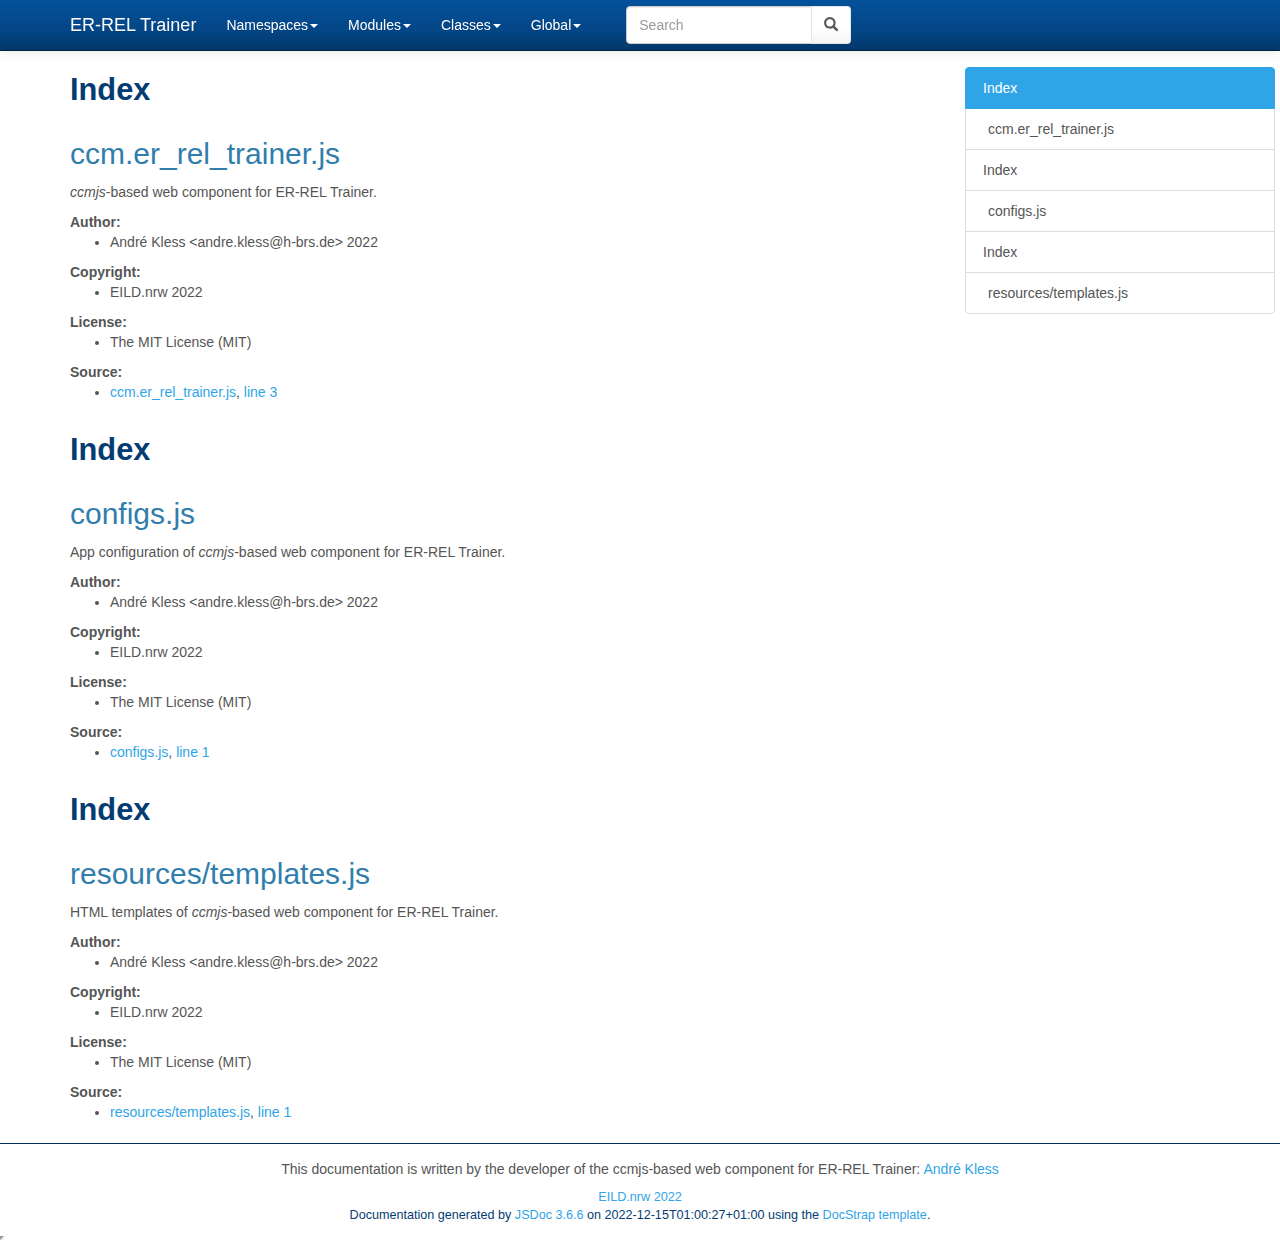
<file: Trainer/ER-REL-Trainer-MongoDB/docs/index.html>
<!DOCTYPE html>

<html lang="en">
<head>
	<meta charset="utf-8">
	<meta name="viewport" content="width=device-width">
	<title>ER-REL Trainer Index</title>

	<!--[if lt IE 9]>
	<script src="//html5shiv.googlecode.com/svn/trunk/html5.js"></script>
	<![endif]-->
	<link type="text/css" rel="stylesheet" href="styles/sunlight.default.css">

	<link type="text/css" rel="stylesheet" href="styles/site.cerulean.css">

</head>

<body>

<div class="navbar navbar-default navbar-fixed-top navbar-inverse">
<div class="container">
	<div class="navbar-header">
		<a class="navbar-brand" href="index.html">ER-REL Trainer</a>
		<button class="navbar-toggle" type="button" data-toggle="collapse" data-target="#topNavigation">
			<span class="icon-bar"></span>
			<span class="icon-bar"></span>
			<span class="icon-bar"></span>
        </button>
	</div>
	<div class="navbar-collapse collapse" id="topNavigation">
		<ul class="nav navbar-nav">
			
			<li class="dropdown">
				<a href="namespaces.list.html" class="dropdown-toggle" data-toggle="dropdown">Namespaces<b class="caret"></b></a>
				<ul class="dropdown-menu inline">
					<li><a href="AppEvents.html">AppEvents</a></li><li><a href="WebComponent.html">WebComponent</a></li>
				</ul>
			</li>
			
			<li class="dropdown">
				<a href="modules.list.html" class="dropdown-toggle" data-toggle="dropdown">Modules<b class="caret"></b></a>
				<ul class="dropdown-menu inline">
					<li><a href="module-AppConfig.html">AppConfig</a></li><li><a href="module-HTMLTemplates.html">HTMLTemplates</a></li>
				</ul>
			</li>
			
			<li class="dropdown">
				<a href="classes.list.html" class="dropdown-toggle" data-toggle="dropdown">Classes<b class="caret"></b></a>
				<ul class="dropdown-menu inline">
					<li><a href="WebComponent.Instance.html">WebComponent.Instance</a></li>
				</ul>
			</li>
			
			<li class="dropdown">
				<a href="global.html" class="dropdown-toggle" data-toggle="dropdown">Global<b class="caret"></b></a>
				<ul class="dropdown-menu inline">
					<li><a href="global.html">Global</a></li>
				</ul>
			</li>
			
		</ul>
        
            <div class="col-sm-3 col-md-3">
                <form class="navbar-form" role="search">
                    <div class="input-group">
                        <input type="text" class="form-control" placeholder="Search" name="q" id="search-input">
                        <div class="input-group-btn">
                            <button class="btn btn-default" id="search-submit"><i class="glyphicon glyphicon-search"></i></button>
                        </div>
                    </div>
                </form>
            </div>
        
	</div>

</div>
</div>


<div class="container" id="toc-content">
<div class="row">

	
	<div class="col-md-8">
	
		<div id="main">
			

	
	











	
	











	<h1 class="page-title">Index</h1>
<section>

<header>
    
        <h2>
        ccm.er_rel_trainer.js
        </h2>
        
    
</header>


<article>
    <div class="container-overview">
    
        
            <div class="description"><p><i>ccmjs</i>-based web component for ER-REL Trainer.</p></div>
        

        
<dl class="details">
    

	

	

	

    

    

    

    

	

	
	<dt class="tag-author method-doc-label method-doc-details-label">Author:</dt>
	<dd class="tag-author">
		<ul>
			<li>André Kless &lt;andre.kless@h-brs.de> 2022</li>
			</ul>
	</dd>
	

	
	<dt class="tag-copyright method-doc-label method-doc-details-label">Copyright:</dt>
	<dd class="tag-copyright">
		<ul class="dummy">
			<li>EILD.nrw 2022</li>
		</ul>
	</dd>
	

	
	<dt class="tag-license method-doc-label method-doc-details-label">License:</dt>
	<dd class="tag-license">
		<ul class="dummy">
			<li>The MIT License (MIT)</li>
		</ul>
	</dd>
	

	



	
	<dt class="tag-source method-doc-label method-doc-details-label">Source:</dt>
	<dd class="tag-source">
		<ul class="dummy">
			<li>
				<a href="ccm.er_rel_trainer.js.html">ccm.er_rel_trainer.js</a>,
				 <a href="ccm.er_rel_trainer.js.html#sunlight-1-line-3">line 3</a>
			</li>
		</ul>
	</dd>
	

	

	

	
</dl>


        
    
    </div>

    

    

    

    

    

    

    

    

    
</article>

</section>




	<h1 class="page-title">Index</h1>
<section>

<header>
    
        <h2>
        configs.js
        </h2>
        
    
</header>


<article>
    <div class="container-overview">
    
        
            <div class="description"><p>App configuration of <i>ccmjs</i>-based web component for ER-REL Trainer.</p></div>
        

        
<dl class="details">
    

	

	

	

    

    

    

    

	

	
	<dt class="tag-author method-doc-label method-doc-details-label">Author:</dt>
	<dd class="tag-author">
		<ul>
			<li>André Kless &lt;andre.kless@h-brs.de> 2022</li>
			</ul>
	</dd>
	

	
	<dt class="tag-copyright method-doc-label method-doc-details-label">Copyright:</dt>
	<dd class="tag-copyright">
		<ul class="dummy">
			<li>EILD.nrw 2022</li>
		</ul>
	</dd>
	

	
	<dt class="tag-license method-doc-label method-doc-details-label">License:</dt>
	<dd class="tag-license">
		<ul class="dummy">
			<li>The MIT License (MIT)</li>
		</ul>
	</dd>
	

	



	
	<dt class="tag-source method-doc-label method-doc-details-label">Source:</dt>
	<dd class="tag-source">
		<ul class="dummy">
			<li>
				<a href="configs.js.html">configs.js</a>,
				 <a href="configs.js.html#sunlight-1-line-1">line 1</a>
			</li>
		</ul>
	</dd>
	

	

	

	
</dl>


        
    
    </div>

    

    

    

    

    

    

    

    

    
</article>

</section>




	<h1 class="page-title">Index</h1>
<section>

<header>
    
        <h2>
        resources/templates.js
        </h2>
        
    
</header>


<article>
    <div class="container-overview">
    
        
            <div class="description"><p>HTML templates of <i>ccmjs</i>-based web component for ER-REL Trainer.</p></div>
        

        
<dl class="details">
    

	

	

	

    

    

    

    

	

	
	<dt class="tag-author method-doc-label method-doc-details-label">Author:</dt>
	<dd class="tag-author">
		<ul>
			<li>André Kless &lt;andre.kless@h-brs.de> 2022</li>
			</ul>
	</dd>
	

	
	<dt class="tag-copyright method-doc-label method-doc-details-label">Copyright:</dt>
	<dd class="tag-copyright">
		<ul class="dummy">
			<li>EILD.nrw 2022</li>
		</ul>
	</dd>
	

	
	<dt class="tag-license method-doc-label method-doc-details-label">License:</dt>
	<dd class="tag-license">
		<ul class="dummy">
			<li>The MIT License (MIT)</li>
		</ul>
	</dd>
	

	



	
	<dt class="tag-source method-doc-label method-doc-details-label">Source:</dt>
	<dd class="tag-source">
		<ul class="dummy">
			<li>
				<a href="resources_templates.js.html">resources/templates.js</a>,
				 <a href="resources_templates.js.html#sunlight-1-line-1">line 1</a>
			</li>
		</ul>
	</dd>
	

	

	

	
</dl>


        
    
    </div>

    

    

    

    

    

    

    

    

    
</article>

</section>




		</div>
	</div>

	<div class="clearfix"></div>

	
		<div class="col-md-3">
			<div id="toc" class="col-md-3 hidden-xs hidden-sm hidden-md"></div>
		</div>
	

</div>
</div>


    <div class="modal fade" id="searchResults">
      <div class="modal-dialog">
        <div class="modal-content">
          <div class="modal-header">
            <button type="button" class="close" data-dismiss="modal" aria-label="Close"><span aria-hidden="true">&times;</span></button>
            <h4 class="modal-title">Search results</h4>
          </div>
          <div class="modal-body"></div>
          <div class="modal-footer">
            <button type="button" class="btn btn-default" data-dismiss="modal">Close</button>
          </div>
        </div><!-- /.modal-content -->
      </div><!-- /.modal-dialog -->
    </div>


<footer>

	<p style='text-align:center'>This documentation is written by the developer of the ccmjs-based web component for ER-REL Trainer: <a href='mailto:andre.kless@h-brs.de'>André Kless</a></p>


	<span class="copyright">
	<a href='https://github.com/EILD-nrw'>EILD.nrw 2022</a>
	</span>

<span class="jsdoc-message">
	Documentation generated by <a href="https://github.com/jsdoc3/jsdoc">JSDoc 3.6.6</a>
	
		on 2022-12-15T01:00:27+01:00
	
	using the <a href="https://github.com/docstrap/docstrap">DocStrap template</a>.
</span>
</footer>

<script src="scripts/docstrap.lib.js"></script>
<script src="scripts/toc.js"></script>

    <script type="text/javascript" src="scripts/fulltext-search-ui.js"></script>


<script>
$( function () {
	$( "[id*='$']" ).each( function () {
		var $this = $( this );

		$this.attr( "id", $this.attr( "id" ).replace( "$", "__" ) );
	} );

	$( ".tutorial-section pre, .readme-section pre, pre.prettyprint.source" ).each( function () {
		var $this = $( this );

		var example = $this.find( "code" );
		exampleText = example.html();
		var lang = /{@lang (.*?)}/.exec( exampleText );
		if ( lang && lang[1] ) {
			exampleText = exampleText.replace( lang[0], "" );
			example.html( exampleText );
			lang = lang[1];
		} else {
			var langClassMatch = example.parent()[0].className.match(/lang\-(\S+)/);
			lang = langClassMatch ? langClassMatch[1] : "javascript";
		}

		if ( lang ) {

			$this
			.addClass( "sunlight-highlight-" + lang )
			.addClass( "linenums" )
			.html( example.html() );

		}
	} );

	Sunlight.highlightAll( {
		lineNumbers : true,
		showMenu : true,
		enableDoclinks : true
	} );

	$.catchAnchorLinks( {
        navbarOffset: 10
	} );
	$( "#toc" ).toc( {
		anchorName  : function ( i, heading, prefix ) {
			return $( heading ).attr( "id" ) || ( prefix + i );
		},
		selectors   : "#toc-content h1,#toc-content h2,#toc-content h3,#toc-content h4",
		showAndHide : false,
		smoothScrolling: true
	} );

	$( "#main span[id^='toc']" ).addClass( "toc-shim" );
	$( '.dropdown-toggle' ).dropdown();

    $( "table" ).each( function () {
      var $this = $( this );
      $this.addClass('table');
    } );

} );
</script>



<!--Navigation and Symbol Display-->


<!--Google Analytics-->



    <script type="text/javascript">
        $(document).ready(function() {
            SearcherDisplay.init();
        });
    </script>


</body>
</html>
</file>
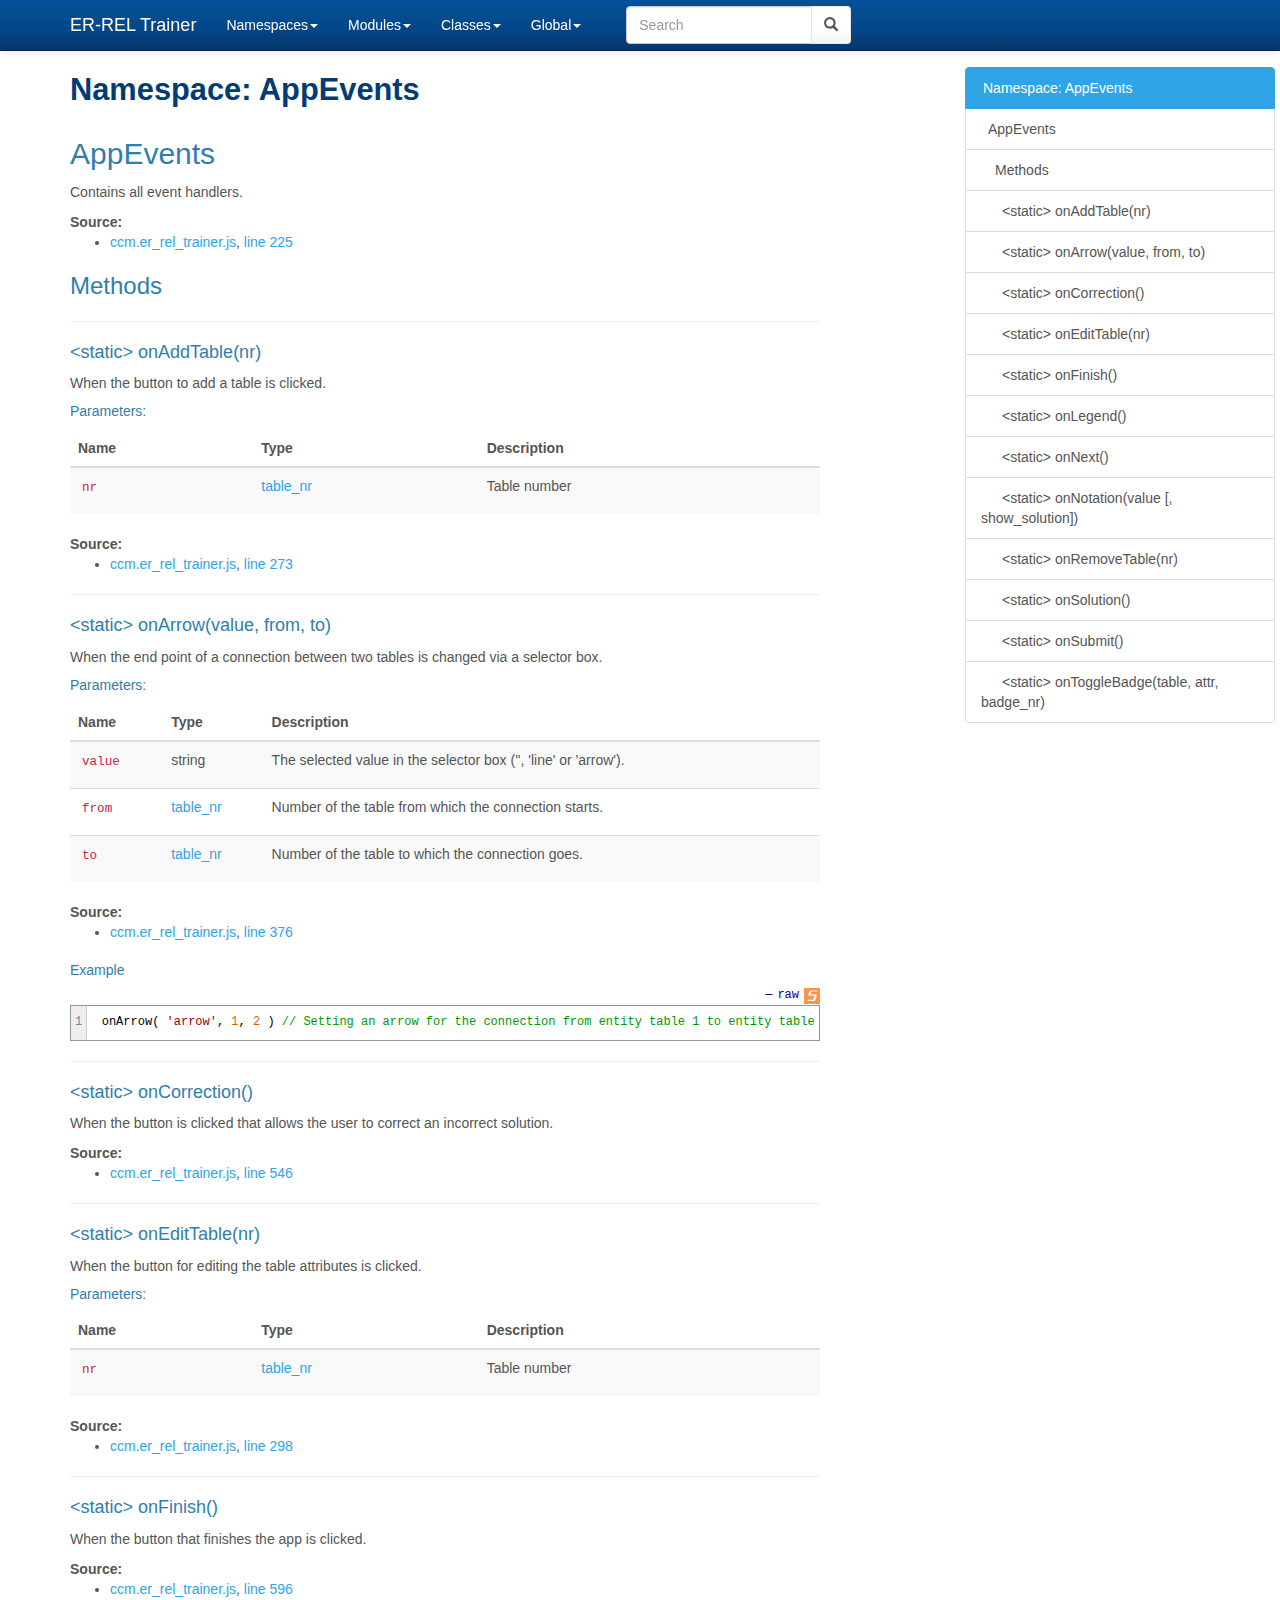
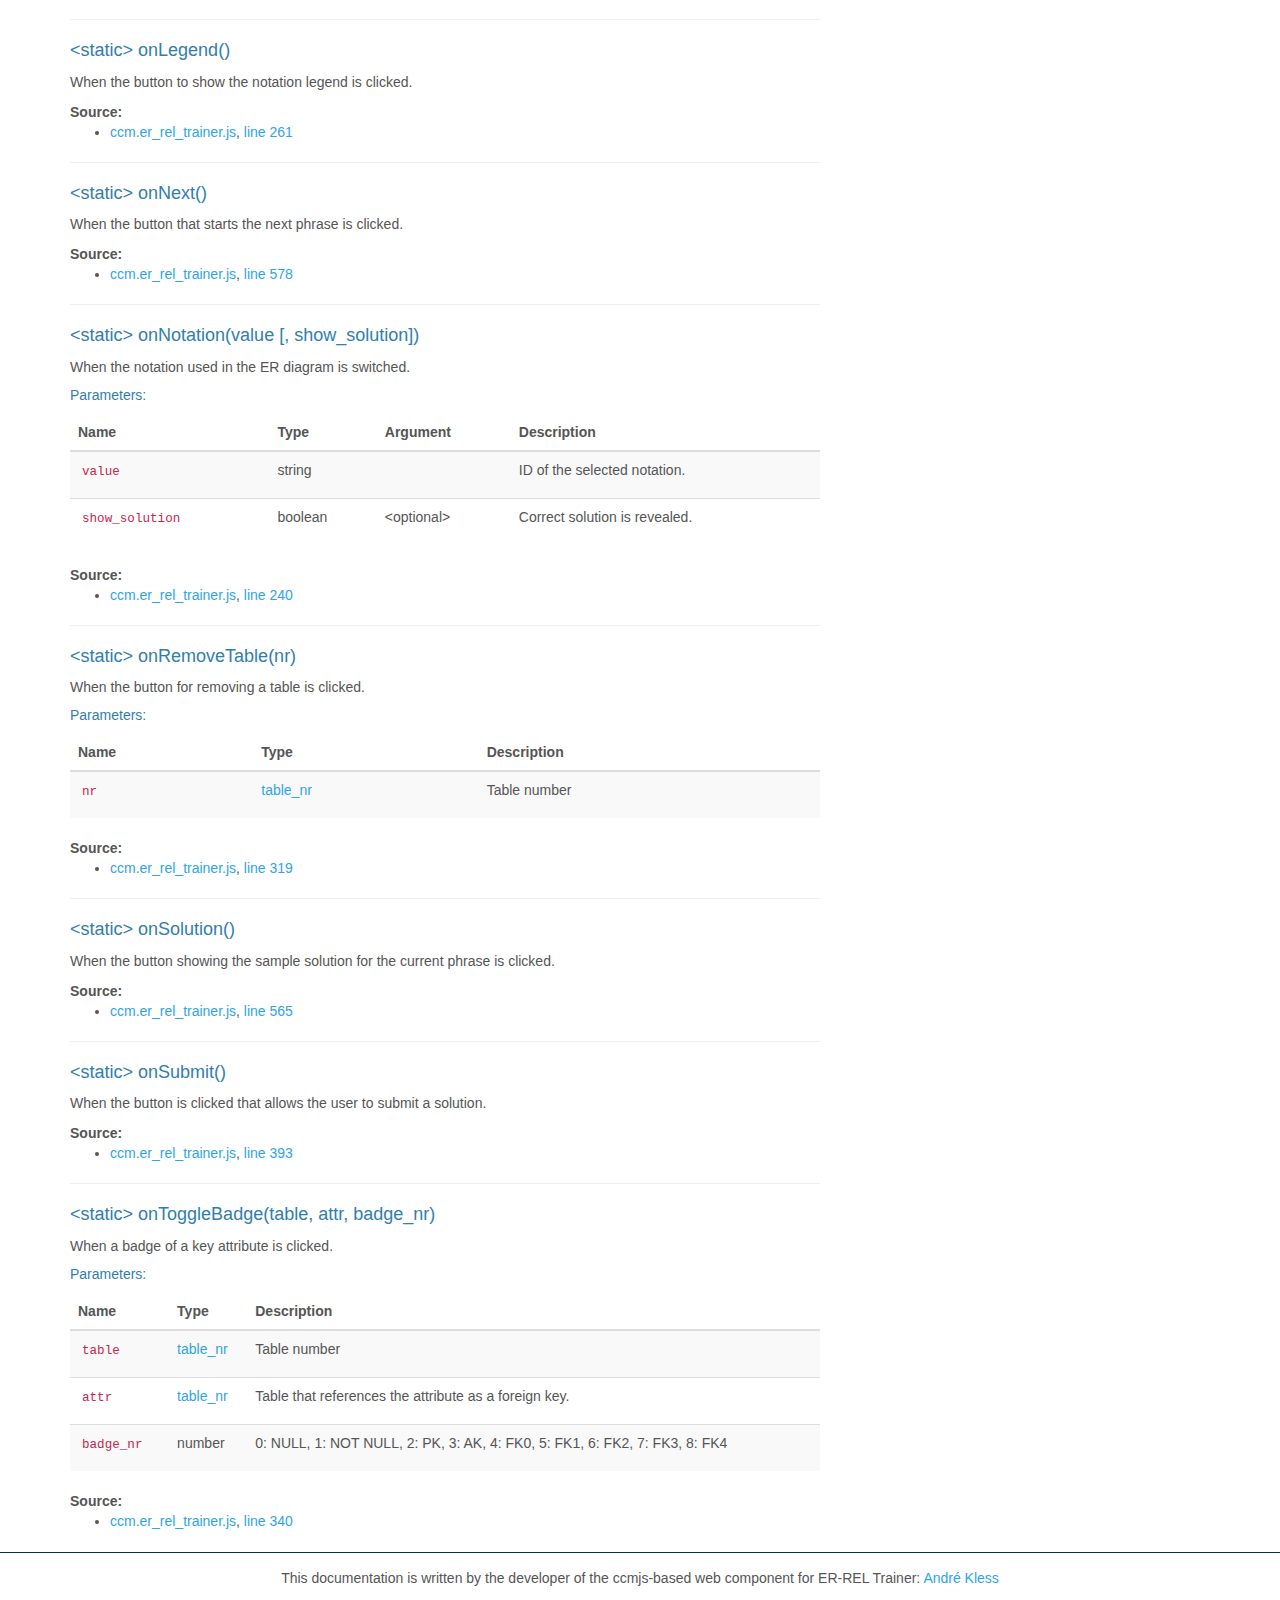
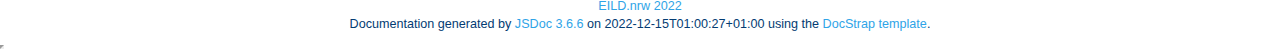
<file: Trainer/ER-REL-Trainer-MongoDB/docs/AppEvents.html>
<!DOCTYPE html>

<html lang="en">
<head>
	<meta charset="utf-8">
	<meta name="viewport" content="width=device-width">
	<title>ER-REL Trainer Namespace: AppEvents</title>

	<!--[if lt IE 9]>
	<script src="//html5shiv.googlecode.com/svn/trunk/html5.js"></script>
	<![endif]-->
	<link type="text/css" rel="stylesheet" href="styles/sunlight.default.css">

	<link type="text/css" rel="stylesheet" href="styles/site.cerulean.css">

</head>

<body>

<div class="navbar navbar-default navbar-fixed-top navbar-inverse">
<div class="container">
	<div class="navbar-header">
		<a class="navbar-brand" href="index.html">ER-REL Trainer</a>
		<button class="navbar-toggle" type="button" data-toggle="collapse" data-target="#topNavigation">
			<span class="icon-bar"></span>
			<span class="icon-bar"></span>
			<span class="icon-bar"></span>
        </button>
	</div>
	<div class="navbar-collapse collapse" id="topNavigation">
		<ul class="nav navbar-nav">
			
			<li class="dropdown">
				<a href="namespaces.list.html" class="dropdown-toggle" data-toggle="dropdown">Namespaces<b class="caret"></b></a>
				<ul class="dropdown-menu inline">
					<li><a href="AppEvents.html">AppEvents</a></li><li><a href="WebComponent.html">WebComponent</a></li>
				</ul>
			</li>
			
			<li class="dropdown">
				<a href="modules.list.html" class="dropdown-toggle" data-toggle="dropdown">Modules<b class="caret"></b></a>
				<ul class="dropdown-menu inline">
					<li><a href="module-AppConfig.html">AppConfig</a></li><li><a href="module-HTMLTemplates.html">HTMLTemplates</a></li>
				</ul>
			</li>
			
			<li class="dropdown">
				<a href="classes.list.html" class="dropdown-toggle" data-toggle="dropdown">Classes<b class="caret"></b></a>
				<ul class="dropdown-menu inline">
					<li><a href="WebComponent.Instance.html">WebComponent.Instance</a></li>
				</ul>
			</li>
			
			<li class="dropdown">
				<a href="global.html" class="dropdown-toggle" data-toggle="dropdown">Global<b class="caret"></b></a>
				<ul class="dropdown-menu inline">
					<li><a href="global.html">Global</a></li>
				</ul>
			</li>
			
		</ul>
        
            <div class="col-sm-3 col-md-3">
                <form class="navbar-form" role="search">
                    <div class="input-group">
                        <input type="text" class="form-control" placeholder="Search" name="q" id="search-input">
                        <div class="input-group-btn">
                            <button class="btn btn-default" id="search-submit"><i class="glyphicon glyphicon-search"></i></button>
                        </div>
                    </div>
                </form>
            </div>
        
	</div>

</div>
</div>


<div class="container" id="toc-content">
<div class="row">

	
	<div class="col-md-8">
	
		<div id="main">
			

	<h1 class="page-title">Namespace: AppEvents</h1>
<section>

<header>
    
        <h2>
        AppEvents
        </h2>
        
    
</header>


<article>
    <div class="container-overview">
    
        
            <div class="description"><p>Contains all event handlers.</p></div>
        

        
<dl class="details">
    

	

	

	

    

    

    

    

	

	

	

	

	



	
	<dt class="tag-source method-doc-label method-doc-details-label">Source:</dt>
	<dd class="tag-source">
		<ul class="dummy">
			<li>
				<a href="ccm.er_rel_trainer.js.html">ccm.er_rel_trainer.js</a>,
				 <a href="ccm.er_rel_trainer.js.html#sunlight-1-line-225">line 225</a>
			</li>
		</ul>
	</dd>
	

	

	

	
</dl>


        
    
    </div>

    

    

    

    

    

    

    
        <h3 class="subsection-title">Methods</h3>

        <dl>
            
<hr>
<dt>
    <h4 class="name" id=".onAddTable"><span class="type-signature">&lt;static> </span>onAddTable(nr)</h4>
    
    
</dt>
<dd>

    
    <div class="description">
        <p>When the button to add a table is clicked.</p>
    </div>
    

    

    

    
    
        <h5>Parameters:</h5>
        

<table class="params table table-striped">
    <thead>
    <tr>
        
        <th>Name</th>
        

        <th>Type</th>

        

        

        <th class="last">Description</th>
    </tr>
    </thead>

    <tbody>
    

        <tr>
            
                <td class="name"><code>nr</code></td>
            

            <td class="type">
            
                
<span class="param-type"><a href="global.html#table_nr">table_nr</a></span>



            
            </td>

            

            

            <td class="description last"><p>Table number</p></td>
        </tr>

    
    </tbody>
</table>

    

    
<dl class="details">
    

	

	

	

    

    

    

    

	

	

	

	

	



	
	<dt class="tag-source method-doc-label method-doc-details-label">Source:</dt>
	<dd class="tag-source">
		<ul class="dummy">
			<li>
				<a href="ccm.er_rel_trainer.js.html">ccm.er_rel_trainer.js</a>,
				 <a href="ccm.er_rel_trainer.js.html#sunlight-1-line-273">line 273</a>
			</li>
		</ul>
	</dd>
	

	

	

	
</dl>


    

    

    

    

    

    

    
</dd>

        
            
<hr>
<dt>
    <h4 class="name" id=".onArrow"><span class="type-signature">&lt;static> </span>onArrow(value, from, to)</h4>
    
    
</dt>
<dd>

    
    <div class="description">
        <p>When the end point of a connection between two tables is changed via a selector box.</p>
    </div>
    

    

    

    
    
        <h5>Parameters:</h5>
        

<table class="params table table-striped">
    <thead>
    <tr>
        
        <th>Name</th>
        

        <th>Type</th>

        

        

        <th class="last">Description</th>
    </tr>
    </thead>

    <tbody>
    

        <tr>
            
                <td class="name"><code>value</code></td>
            

            <td class="type">
            
                
<span class="param-type">string</span>



            
            </td>

            

            

            <td class="description last"><p>The selected value in the selector box ('', 'line' or 'arrow').</p></td>
        </tr>

    

        <tr>
            
                <td class="name"><code>from</code></td>
            

            <td class="type">
            
                
<span class="param-type"><a href="global.html#table_nr">table_nr</a></span>



            
            </td>

            

            

            <td class="description last"><p>Number of the table from which the connection starts.</p></td>
        </tr>

    

        <tr>
            
                <td class="name"><code>to</code></td>
            

            <td class="type">
            
                
<span class="param-type"><a href="global.html#table_nr">table_nr</a></span>



            
            </td>

            

            

            <td class="description last"><p>Number of the table to which the connection goes.</p></td>
        </tr>

    
    </tbody>
</table>

    

    
<dl class="details">
    

	

	

	

    

    

    

    

	

	

	

	

	



	
	<dt class="tag-source method-doc-label method-doc-details-label">Source:</dt>
	<dd class="tag-source">
		<ul class="dummy">
			<li>
				<a href="ccm.er_rel_trainer.js.html">ccm.er_rel_trainer.js</a>,
				 <a href="ccm.er_rel_trainer.js.html#sunlight-1-line-376">line 376</a>
			</li>
		</ul>
	</dd>
	

	

	

	
</dl>


    

    

    

    

    

    

    
        <h5>Example</h5>
        
    <pre class="sunlight-highlight-javascript">onArrow( &#x27;arrow&#x27;, 1, 2 ) // Setting an arrow for the connection from entity table 1 to entity table 2 [E1]-&gt;[E2]</pre>


    
</dd>

        
            
<hr>
<dt>
    <h4 class="name" id=".onCorrection"><span class="type-signature">&lt;static> </span>onCorrection()</h4>
    
    
</dt>
<dd>

    
    <div class="description">
        <p>When the button is clicked that allows the user to correct an incorrect solution.</p>
    </div>
    

    

    

    
    

    
<dl class="details">
    

	

	

	

    

    

    

    

	

	

	

	

	



	
	<dt class="tag-source method-doc-label method-doc-details-label">Source:</dt>
	<dd class="tag-source">
		<ul class="dummy">
			<li>
				<a href="ccm.er_rel_trainer.js.html">ccm.er_rel_trainer.js</a>,
				 <a href="ccm.er_rel_trainer.js.html#sunlight-1-line-546">line 546</a>
			</li>
		</ul>
	</dd>
	

	

	

	
</dl>


    

    

    

    

    

    

    
</dd>

        
            
<hr>
<dt>
    <h4 class="name" id=".onEditTable"><span class="type-signature">&lt;static> </span>onEditTable(nr)</h4>
    
    
</dt>
<dd>

    
    <div class="description">
        <p>When the button for editing the table attributes is clicked.</p>
    </div>
    

    

    

    
    
        <h5>Parameters:</h5>
        

<table class="params table table-striped">
    <thead>
    <tr>
        
        <th>Name</th>
        

        <th>Type</th>

        

        

        <th class="last">Description</th>
    </tr>
    </thead>

    <tbody>
    

        <tr>
            
                <td class="name"><code>nr</code></td>
            

            <td class="type">
            
                
<span class="param-type"><a href="global.html#table_nr">table_nr</a></span>



            
            </td>

            

            

            <td class="description last"><p>Table number</p></td>
        </tr>

    
    </tbody>
</table>

    

    
<dl class="details">
    

	

	

	

    

    

    

    

	

	

	

	

	



	
	<dt class="tag-source method-doc-label method-doc-details-label">Source:</dt>
	<dd class="tag-source">
		<ul class="dummy">
			<li>
				<a href="ccm.er_rel_trainer.js.html">ccm.er_rel_trainer.js</a>,
				 <a href="ccm.er_rel_trainer.js.html#sunlight-1-line-298">line 298</a>
			</li>
		</ul>
	</dd>
	

	

	

	
</dl>


    

    

    

    

    

    

    
</dd>

        
            
<hr>
<dt>
    <h4 class="name" id=".onFinish"><span class="type-signature">&lt;static> </span>onFinish()</h4>
    
    
</dt>
<dd>

    
    <div class="description">
        <p>When the button that finishes the app is clicked.</p>
    </div>
    

    

    

    
    

    
<dl class="details">
    

	

	

	

    

    

    

    

	

	

	

	

	



	
	<dt class="tag-source method-doc-label method-doc-details-label">Source:</dt>
	<dd class="tag-source">
		<ul class="dummy">
			<li>
				<a href="ccm.er_rel_trainer.js.html">ccm.er_rel_trainer.js</a>,
				 <a href="ccm.er_rel_trainer.js.html#sunlight-1-line-596">line 596</a>
			</li>
		</ul>
	</dd>
	

	

	

	
</dl>


    

    

    

    

    

    

    
</dd>

        
            
<hr>
<dt>
    <h4 class="name" id=".onLegend"><span class="type-signature">&lt;static> </span>onLegend()</h4>
    
    
</dt>
<dd>

    
    <div class="description">
        <p>When the button to show the notation legend is clicked.</p>
    </div>
    

    

    

    
    

    
<dl class="details">
    

	

	

	

    

    

    

    

	

	

	

	

	



	
	<dt class="tag-source method-doc-label method-doc-details-label">Source:</dt>
	<dd class="tag-source">
		<ul class="dummy">
			<li>
				<a href="ccm.er_rel_trainer.js.html">ccm.er_rel_trainer.js</a>,
				 <a href="ccm.er_rel_trainer.js.html#sunlight-1-line-261">line 261</a>
			</li>
		</ul>
	</dd>
	

	

	

	
</dl>


    

    

    

    

    

    

    
</dd>

        
            
<hr>
<dt>
    <h4 class="name" id=".onNext"><span class="type-signature">&lt;static> </span>onNext()</h4>
    
    
</dt>
<dd>

    
    <div class="description">
        <p>When the button that starts the next phrase is clicked.</p>
    </div>
    

    

    

    
    

    
<dl class="details">
    

	

	

	

    

    

    

    

	

	

	

	

	



	
	<dt class="tag-source method-doc-label method-doc-details-label">Source:</dt>
	<dd class="tag-source">
		<ul class="dummy">
			<li>
				<a href="ccm.er_rel_trainer.js.html">ccm.er_rel_trainer.js</a>,
				 <a href="ccm.er_rel_trainer.js.html#sunlight-1-line-578">line 578</a>
			</li>
		</ul>
	</dd>
	

	

	

	
</dl>


    

    

    

    

    

    

    
</dd>

        
            
<hr>
<dt>
    <h4 class="name" id=".onNotation"><span class="type-signature">&lt;static> </span>onNotation(value [, show_solution])</h4>
    
    
</dt>
<dd>

    
    <div class="description">
        <p>When the notation used in the ER diagram is switched.</p>
    </div>
    

    

    

    
    
        <h5>Parameters:</h5>
        

<table class="params table table-striped">
    <thead>
    <tr>
        
        <th>Name</th>
        

        <th>Type</th>

        
        <th>Argument</th>
        

        

        <th class="last">Description</th>
    </tr>
    </thead>

    <tbody>
    

        <tr>
            
                <td class="name"><code>value</code></td>
            

            <td class="type">
            
                
<span class="param-type">string</span>



            
            </td>

            
                <td class="attributes">
                

                

                
                </td>
            

            

            <td class="description last"><p>ID of the selected notation.</p></td>
        </tr>

    

        <tr>
            
                <td class="name"><code>show_solution</code></td>
            

            <td class="type">
            
                
<span class="param-type">boolean</span>



            
            </td>

            
                <td class="attributes">
                
                    &lt;optional><br>
                

                

                
                </td>
            

            

            <td class="description last"><p>Correct solution is revealed.</p></td>
        </tr>

    
    </tbody>
</table>

    

    
<dl class="details">
    

	

	

	

    

    

    

    

	

	

	

	

	



	
	<dt class="tag-source method-doc-label method-doc-details-label">Source:</dt>
	<dd class="tag-source">
		<ul class="dummy">
			<li>
				<a href="ccm.er_rel_trainer.js.html">ccm.er_rel_trainer.js</a>,
				 <a href="ccm.er_rel_trainer.js.html#sunlight-1-line-240">line 240</a>
			</li>
		</ul>
	</dd>
	

	

	

	
</dl>


    

    

    

    

    

    

    
</dd>

        
            
<hr>
<dt>
    <h4 class="name" id=".onRemoveTable"><span class="type-signature">&lt;static> </span>onRemoveTable(nr)</h4>
    
    
</dt>
<dd>

    
    <div class="description">
        <p>When the button for removing a table is clicked.</p>
    </div>
    

    

    

    
    
        <h5>Parameters:</h5>
        

<table class="params table table-striped">
    <thead>
    <tr>
        
        <th>Name</th>
        

        <th>Type</th>

        

        

        <th class="last">Description</th>
    </tr>
    </thead>

    <tbody>
    

        <tr>
            
                <td class="name"><code>nr</code></td>
            

            <td class="type">
            
                
<span class="param-type"><a href="global.html#table_nr">table_nr</a></span>



            
            </td>

            

            

            <td class="description last"><p>Table number</p></td>
        </tr>

    
    </tbody>
</table>

    

    
<dl class="details">
    

	

	

	

    

    

    

    

	

	

	

	

	



	
	<dt class="tag-source method-doc-label method-doc-details-label">Source:</dt>
	<dd class="tag-source">
		<ul class="dummy">
			<li>
				<a href="ccm.er_rel_trainer.js.html">ccm.er_rel_trainer.js</a>,
				 <a href="ccm.er_rel_trainer.js.html#sunlight-1-line-319">line 319</a>
			</li>
		</ul>
	</dd>
	

	

	

	
</dl>


    

    

    

    

    

    

    
</dd>

        
            
<hr>
<dt>
    <h4 class="name" id=".onSolution"><span class="type-signature">&lt;static> </span>onSolution()</h4>
    
    
</dt>
<dd>

    
    <div class="description">
        <p>When the button showing the sample solution for the current phrase is clicked.</p>
    </div>
    

    

    

    
    

    
<dl class="details">
    

	

	

	

    

    

    

    

	

	

	

	

	



	
	<dt class="tag-source method-doc-label method-doc-details-label">Source:</dt>
	<dd class="tag-source">
		<ul class="dummy">
			<li>
				<a href="ccm.er_rel_trainer.js.html">ccm.er_rel_trainer.js</a>,
				 <a href="ccm.er_rel_trainer.js.html#sunlight-1-line-565">line 565</a>
			</li>
		</ul>
	</dd>
	

	

	

	
</dl>


    

    

    

    

    

    

    
</dd>

        
            
<hr>
<dt>
    <h4 class="name" id=".onSubmit"><span class="type-signature">&lt;static> </span>onSubmit()</h4>
    
    
</dt>
<dd>

    
    <div class="description">
        <p>When the button is clicked that allows the user to submit a solution.</p>
    </div>
    

    

    

    
    

    
<dl class="details">
    

	

	

	

    

    

    

    

	

	

	

	

	



	
	<dt class="tag-source method-doc-label method-doc-details-label">Source:</dt>
	<dd class="tag-source">
		<ul class="dummy">
			<li>
				<a href="ccm.er_rel_trainer.js.html">ccm.er_rel_trainer.js</a>,
				 <a href="ccm.er_rel_trainer.js.html#sunlight-1-line-393">line 393</a>
			</li>
		</ul>
	</dd>
	

	

	

	
</dl>


    

    

    

    

    

    

    
</dd>

        
            
<hr>
<dt>
    <h4 class="name" id=".onToggleBadge"><span class="type-signature">&lt;static> </span>onToggleBadge(table, attr, badge_nr)</h4>
    
    
</dt>
<dd>

    
    <div class="description">
        <p>When a badge of a key attribute is clicked.</p>
    </div>
    

    

    

    
    
        <h5>Parameters:</h5>
        

<table class="params table table-striped">
    <thead>
    <tr>
        
        <th>Name</th>
        

        <th>Type</th>

        

        

        <th class="last">Description</th>
    </tr>
    </thead>

    <tbody>
    

        <tr>
            
                <td class="name"><code>table</code></td>
            

            <td class="type">
            
                
<span class="param-type"><a href="global.html#table_nr">table_nr</a></span>



            
            </td>

            

            

            <td class="description last"><p>Table number</p></td>
        </tr>

    

        <tr>
            
                <td class="name"><code>attr</code></td>
            

            <td class="type">
            
                
<span class="param-type"><a href="global.html#table_nr">table_nr</a></span>



            
            </td>

            

            

            <td class="description last"><p>Table that references the attribute as a foreign key.</p></td>
        </tr>

    

        <tr>
            
                <td class="name"><code>badge_nr</code></td>
            

            <td class="type">
            
                
<span class="param-type">number</span>



            
            </td>

            

            

            <td class="description last"><p>0: NULL, 1: NOT NULL, 2: PK, 3: AK, 4: FK0, 5: FK1, 6: FK2, 7: FK3, 8: FK4</p></td>
        </tr>

    
    </tbody>
</table>

    

    
<dl class="details">
    

	

	

	

    

    

    

    

	

	

	

	

	



	
	<dt class="tag-source method-doc-label method-doc-details-label">Source:</dt>
	<dd class="tag-source">
		<ul class="dummy">
			<li>
				<a href="ccm.er_rel_trainer.js.html">ccm.er_rel_trainer.js</a>,
				 <a href="ccm.er_rel_trainer.js.html#sunlight-1-line-340">line 340</a>
			</li>
		</ul>
	</dd>
	

	

	

	
</dl>


    

    

    

    

    

    

    
</dd>

        </dl>
    

    

    
</article>

</section>




		</div>
	</div>

	<div class="clearfix"></div>

	
		<div class="col-md-3">
			<div id="toc" class="col-md-3 hidden-xs hidden-sm hidden-md"></div>
		</div>
	

</div>
</div>


    <div class="modal fade" id="searchResults">
      <div class="modal-dialog">
        <div class="modal-content">
          <div class="modal-header">
            <button type="button" class="close" data-dismiss="modal" aria-label="Close"><span aria-hidden="true">&times;</span></button>
            <h4 class="modal-title">Search results</h4>
          </div>
          <div class="modal-body"></div>
          <div class="modal-footer">
            <button type="button" class="btn btn-default" data-dismiss="modal">Close</button>
          </div>
        </div><!-- /.modal-content -->
      </div><!-- /.modal-dialog -->
    </div>


<footer>

	<p style='text-align:center'>This documentation is written by the developer of the ccmjs-based web component for ER-REL Trainer: <a href='mailto:andre.kless@h-brs.de'>André Kless</a></p>


	<span class="copyright">
	<a href='https://github.com/EILD-nrw'>EILD.nrw 2022</a>
	</span>

<span class="jsdoc-message">
	Documentation generated by <a href="https://github.com/jsdoc3/jsdoc">JSDoc 3.6.6</a>
	
		on 2022-12-15T01:00:27+01:00
	
	using the <a href="https://github.com/docstrap/docstrap">DocStrap template</a>.
</span>
</footer>

<script src="scripts/docstrap.lib.js"></script>
<script src="scripts/toc.js"></script>

    <script type="text/javascript" src="scripts/fulltext-search-ui.js"></script>


<script>
$( function () {
	$( "[id*='$']" ).each( function () {
		var $this = $( this );

		$this.attr( "id", $this.attr( "id" ).replace( "$", "__" ) );
	} );

	$( ".tutorial-section pre, .readme-section pre, pre.prettyprint.source" ).each( function () {
		var $this = $( this );

		var example = $this.find( "code" );
		exampleText = example.html();
		var lang = /{@lang (.*?)}/.exec( exampleText );
		if ( lang && lang[1] ) {
			exampleText = exampleText.replace( lang[0], "" );
			example.html( exampleText );
			lang = lang[1];
		} else {
			var langClassMatch = example.parent()[0].className.match(/lang\-(\S+)/);
			lang = langClassMatch ? langClassMatch[1] : "javascript";
		}

		if ( lang ) {

			$this
			.addClass( "sunlight-highlight-" + lang )
			.addClass( "linenums" )
			.html( example.html() );

		}
	} );

	Sunlight.highlightAll( {
		lineNumbers : true,
		showMenu : true,
		enableDoclinks : true
	} );

	$.catchAnchorLinks( {
        navbarOffset: 10
	} );
	$( "#toc" ).toc( {
		anchorName  : function ( i, heading, prefix ) {
			return $( heading ).attr( "id" ) || ( prefix + i );
		},
		selectors   : "#toc-content h1,#toc-content h2,#toc-content h3,#toc-content h4",
		showAndHide : false,
		smoothScrolling: true
	} );

	$( "#main span[id^='toc']" ).addClass( "toc-shim" );
	$( '.dropdown-toggle' ).dropdown();

    $( "table" ).each( function () {
      var $this = $( this );
      $this.addClass('table');
    } );

} );
</script>



<!--Navigation and Symbol Display-->


<!--Google Analytics-->



    <script type="text/javascript">
        $(document).ready(function() {
            SearcherDisplay.init();
        });
    </script>


</body>
</html>
</file>
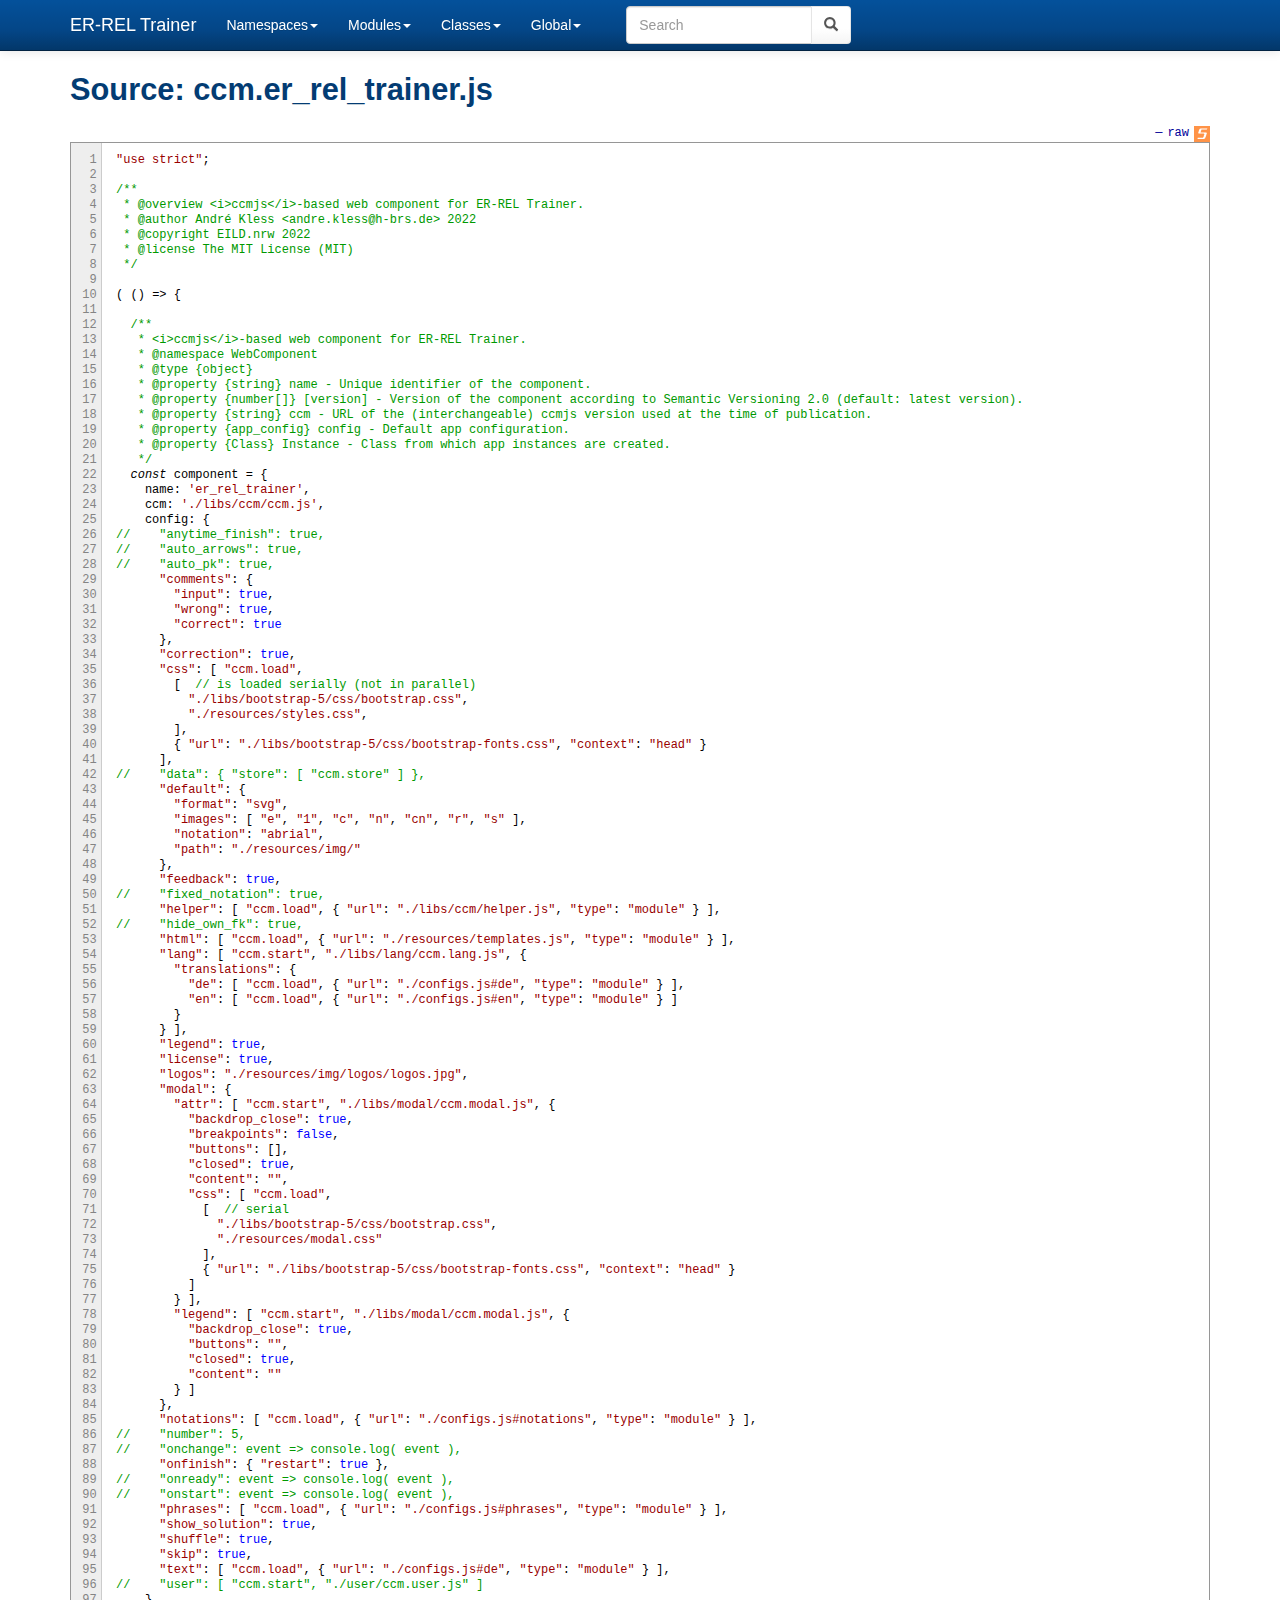
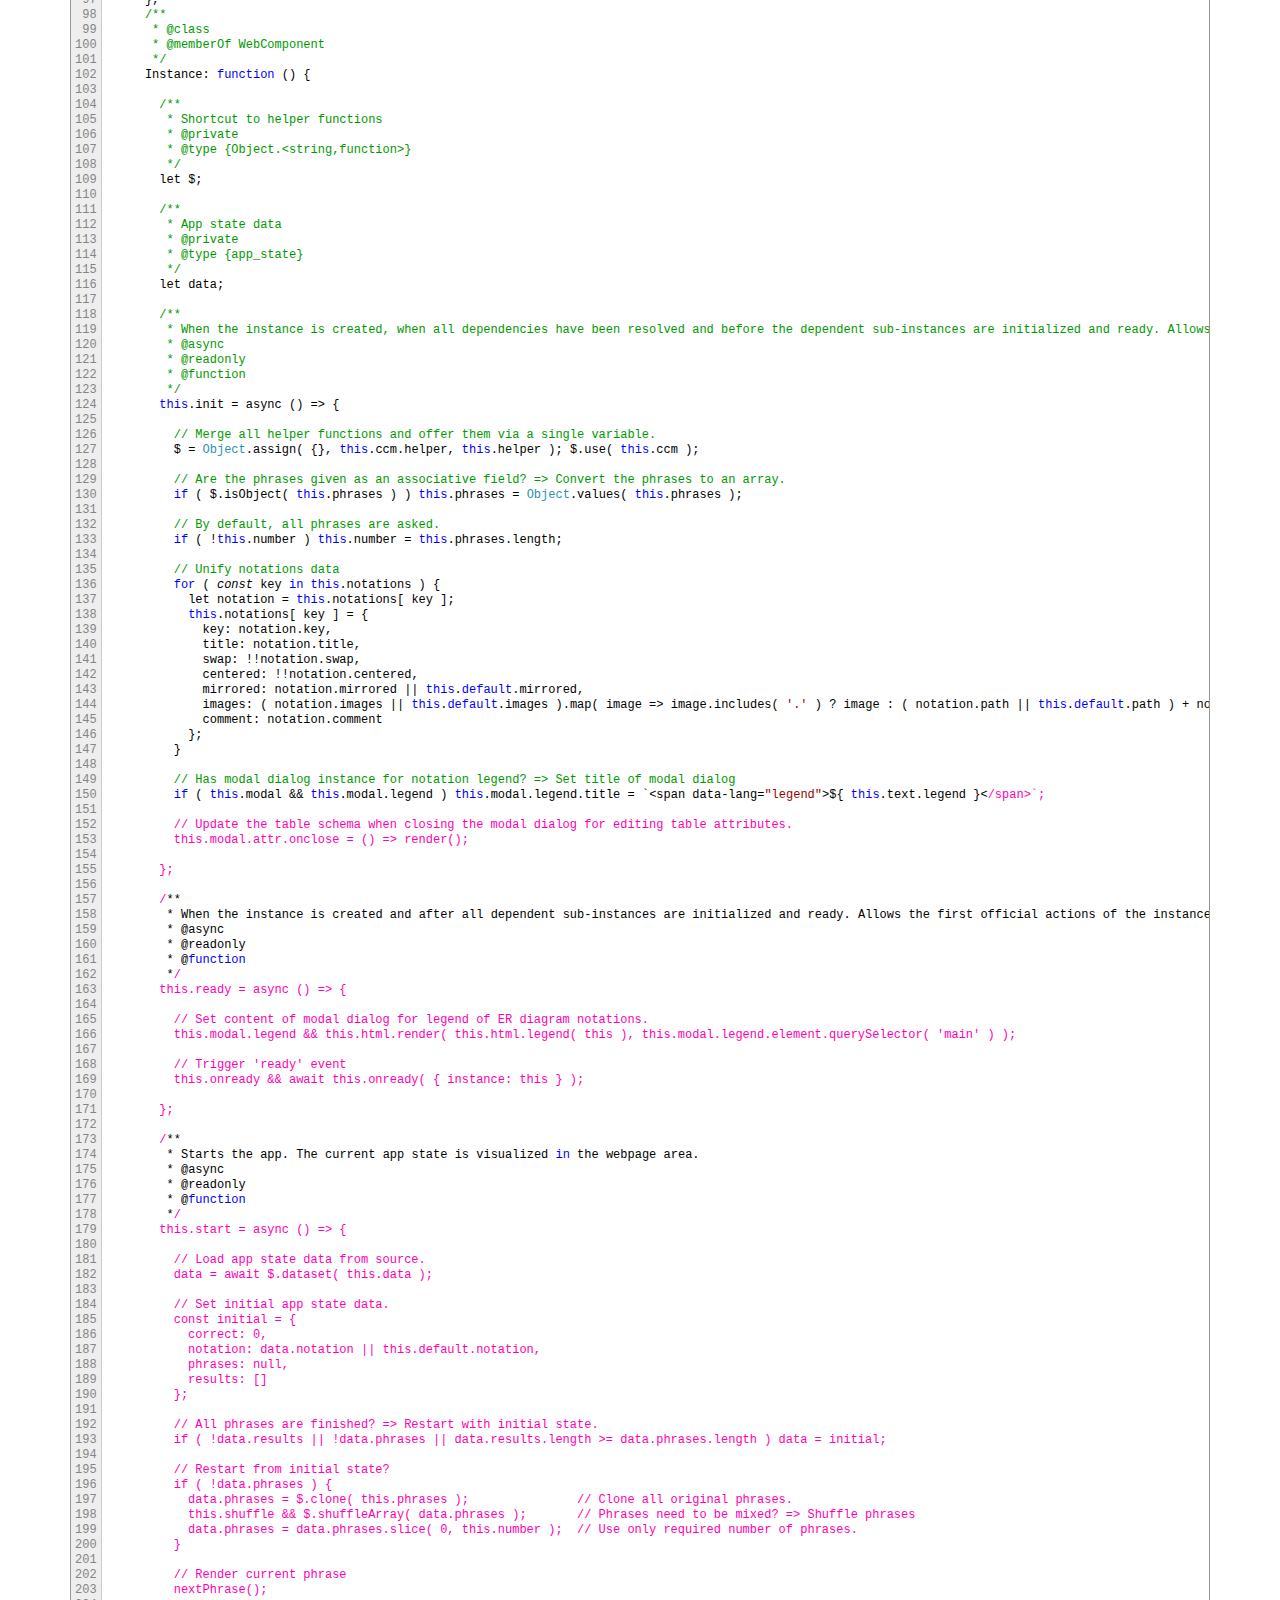
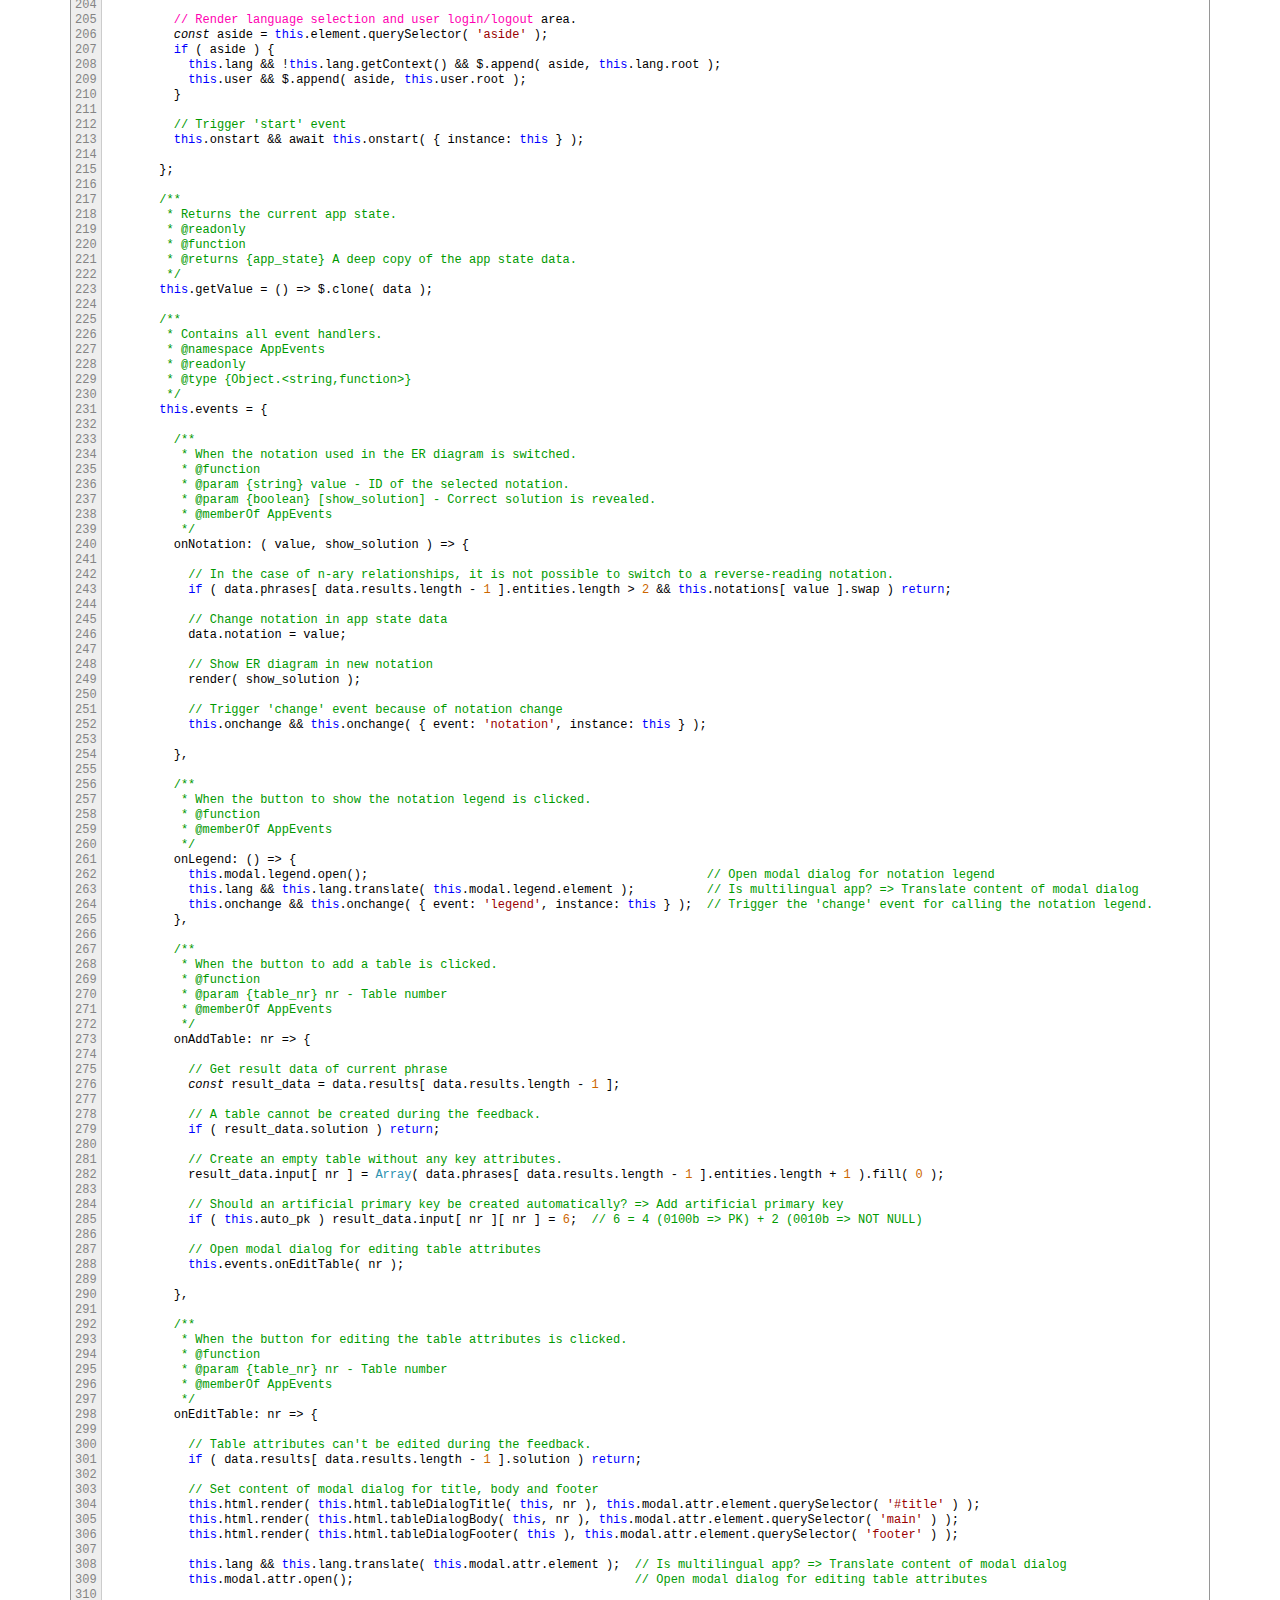
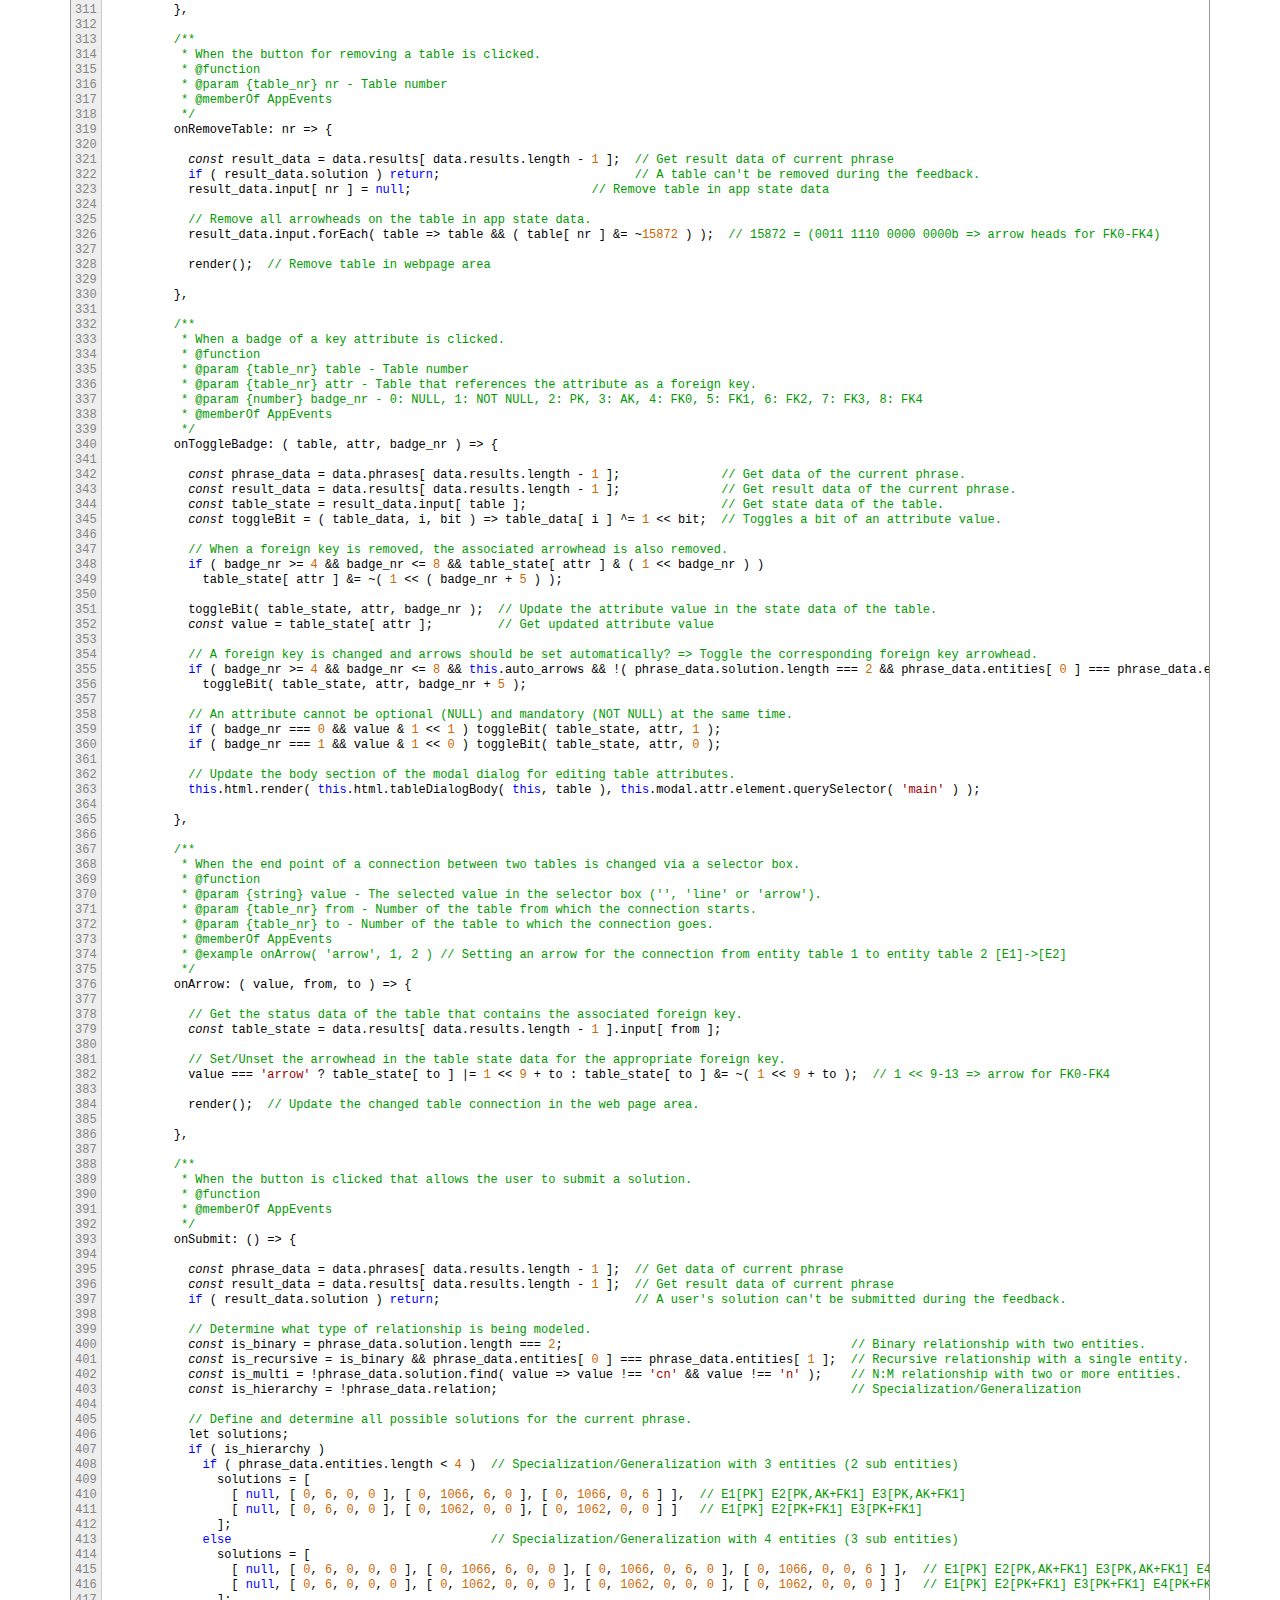
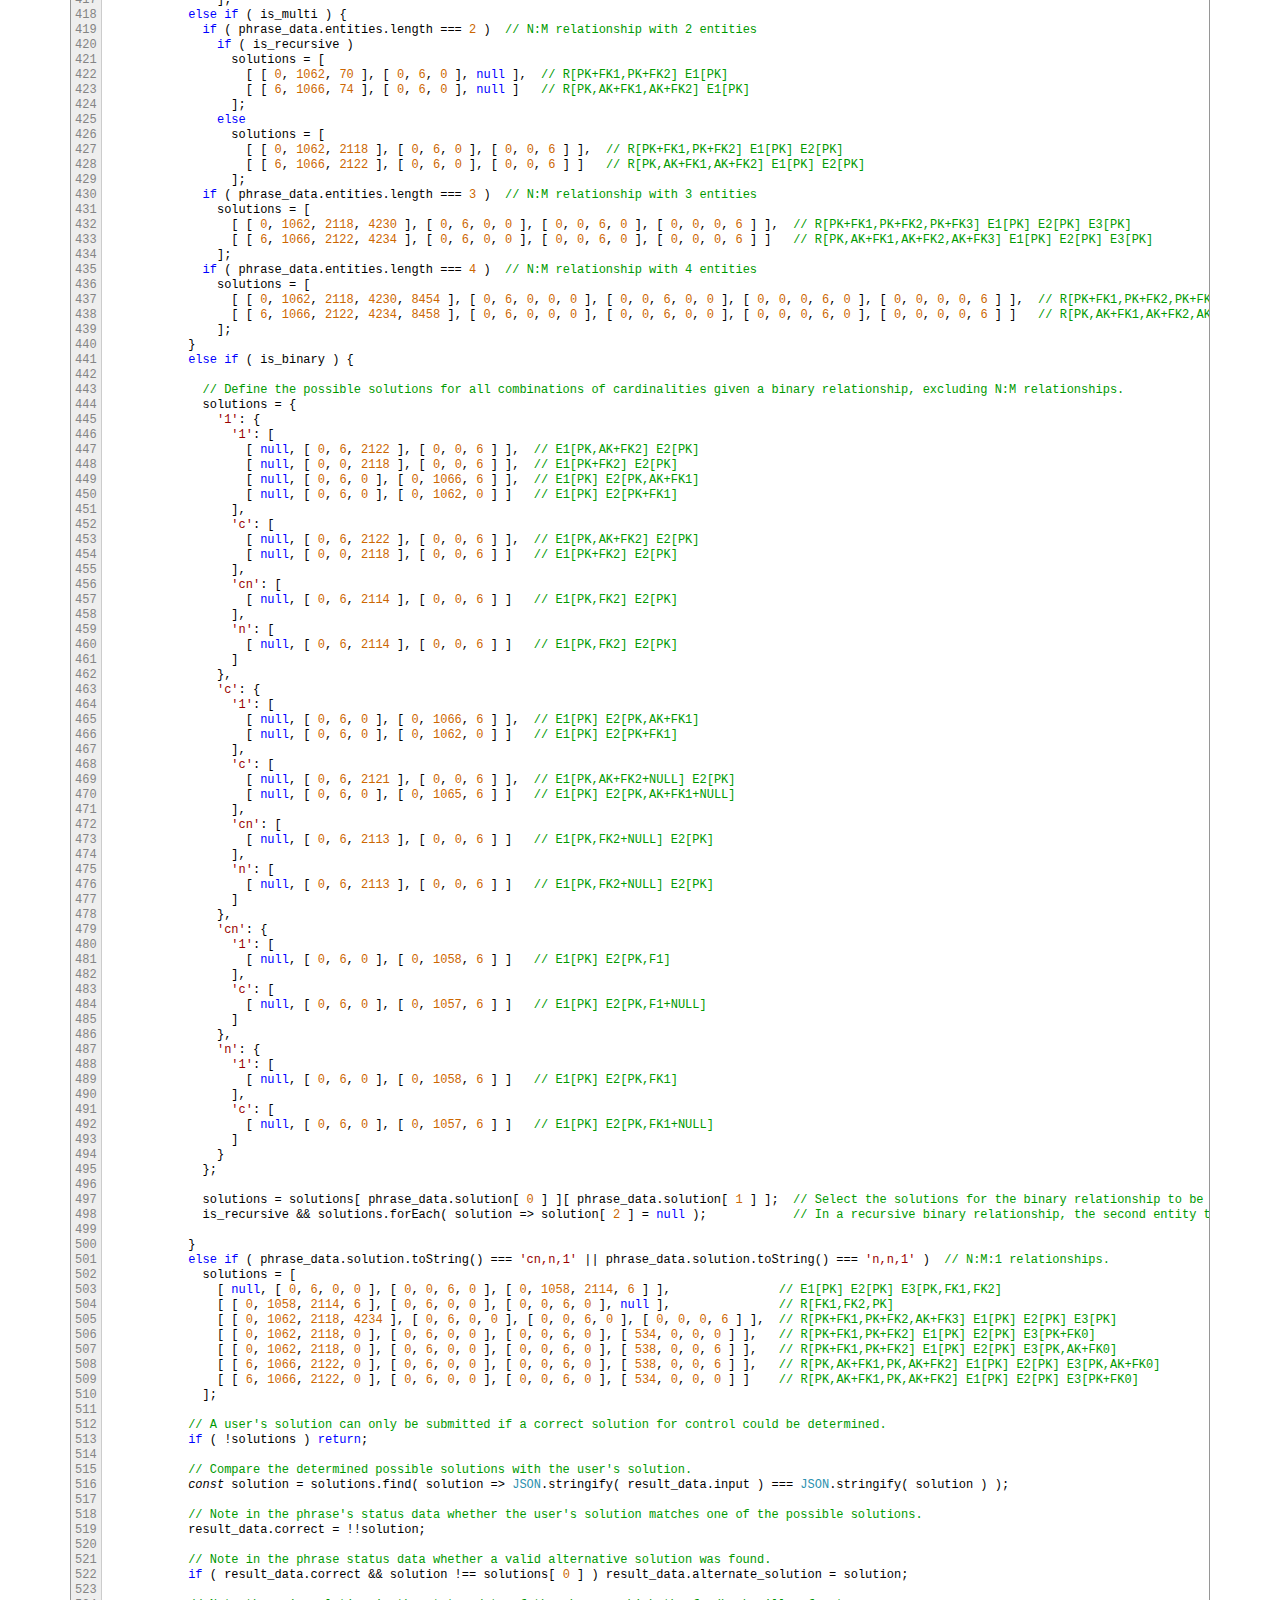
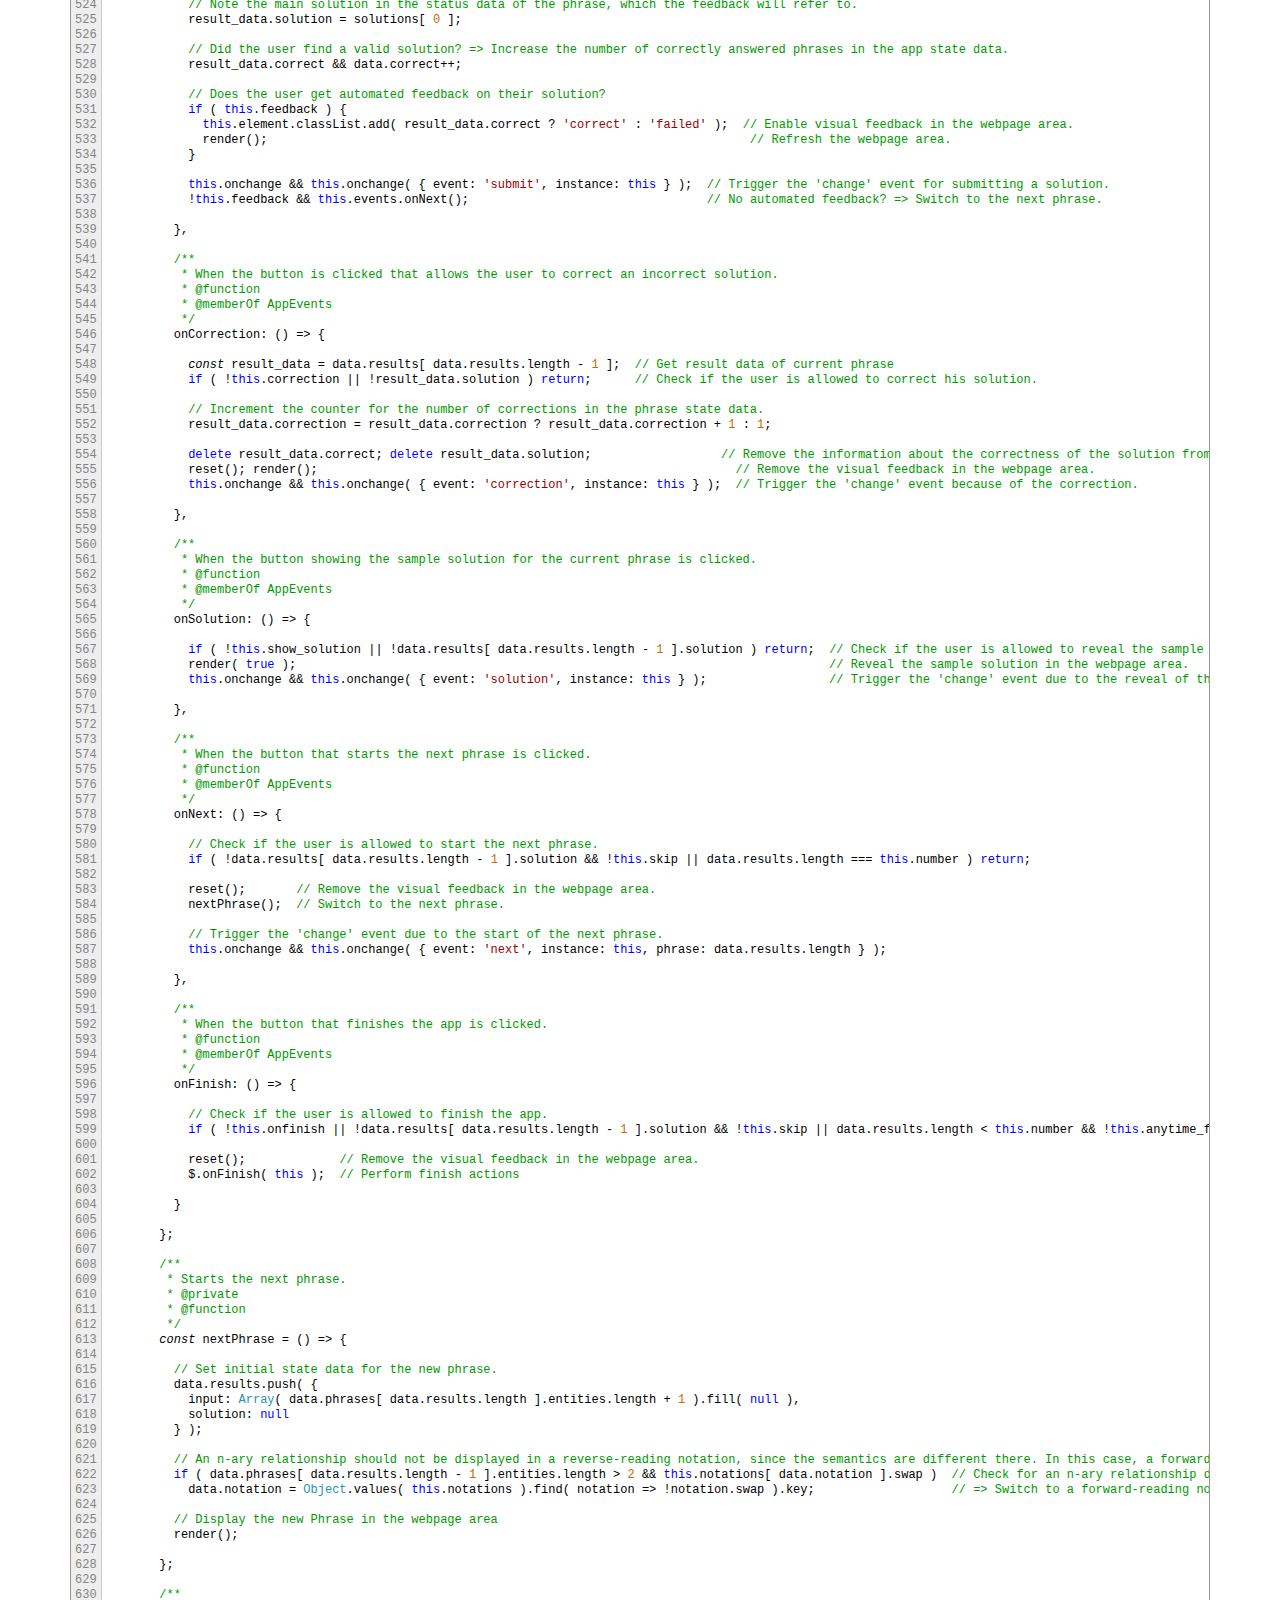
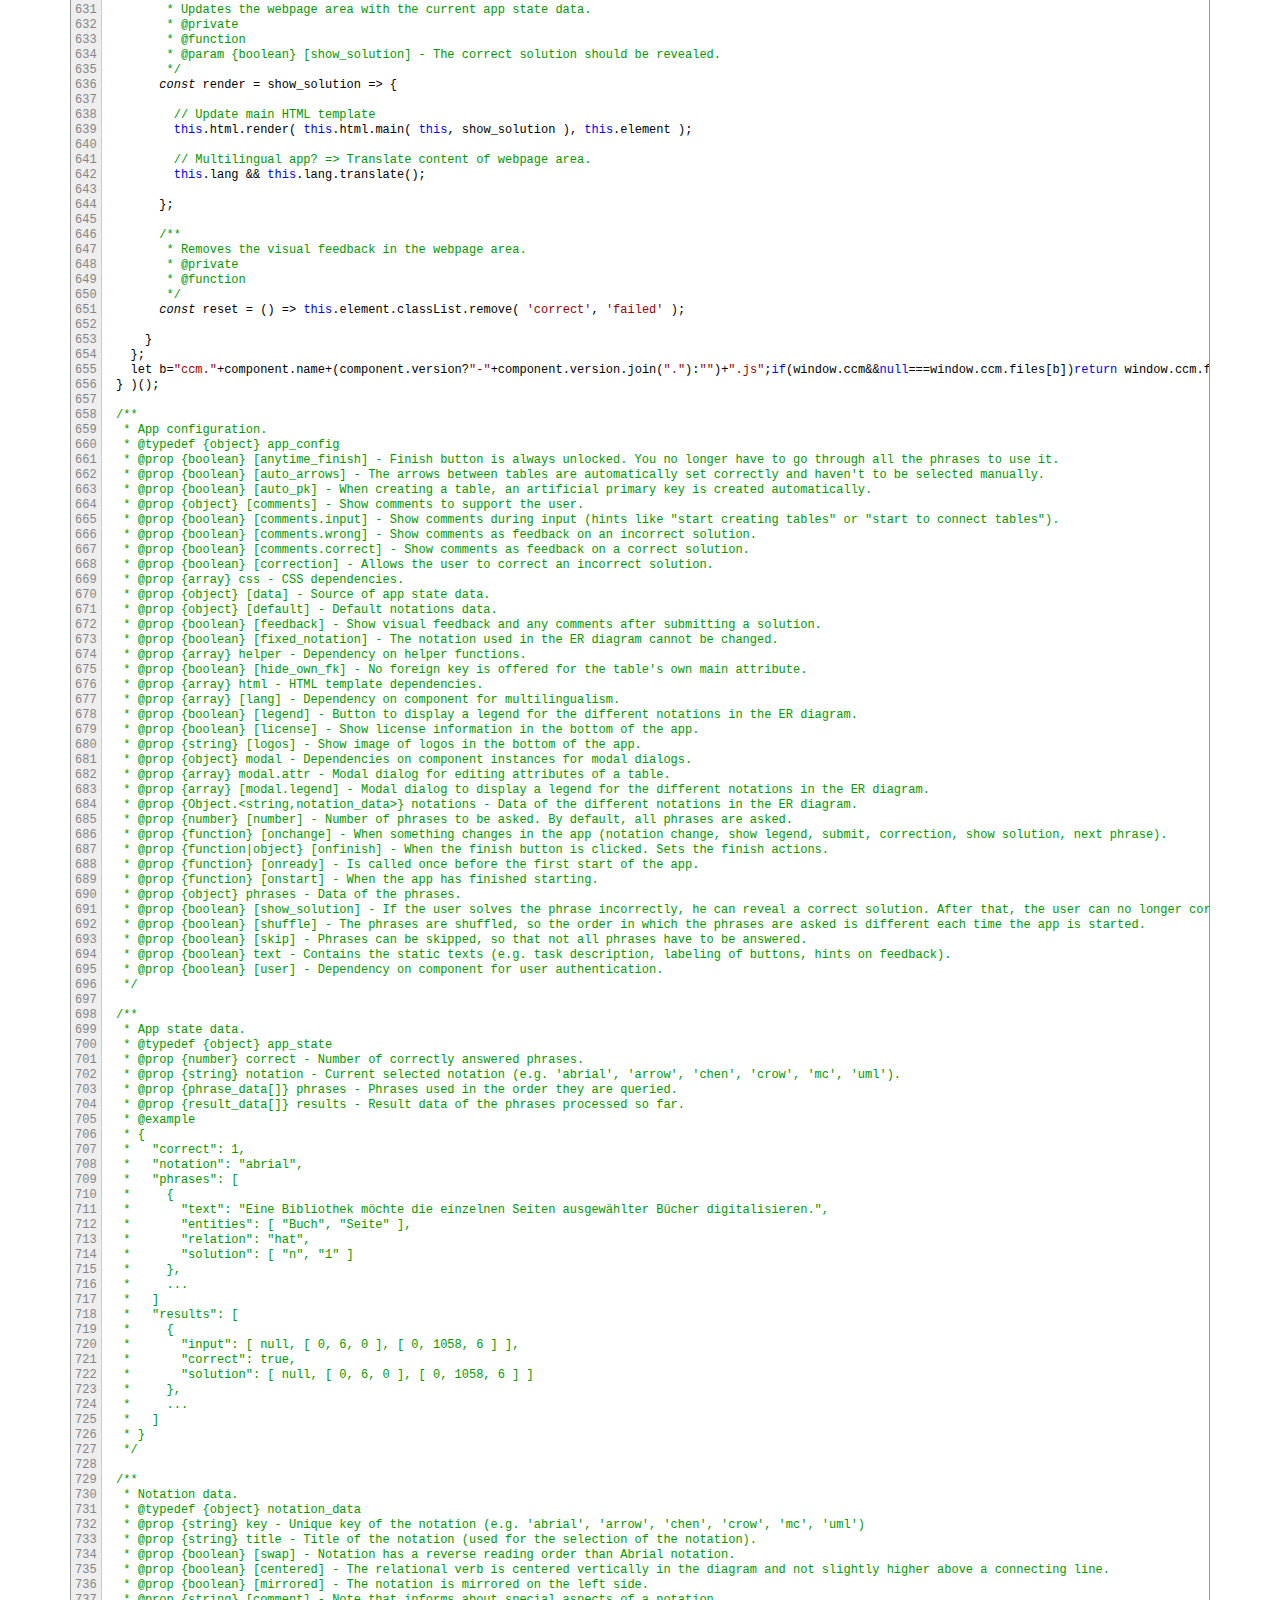
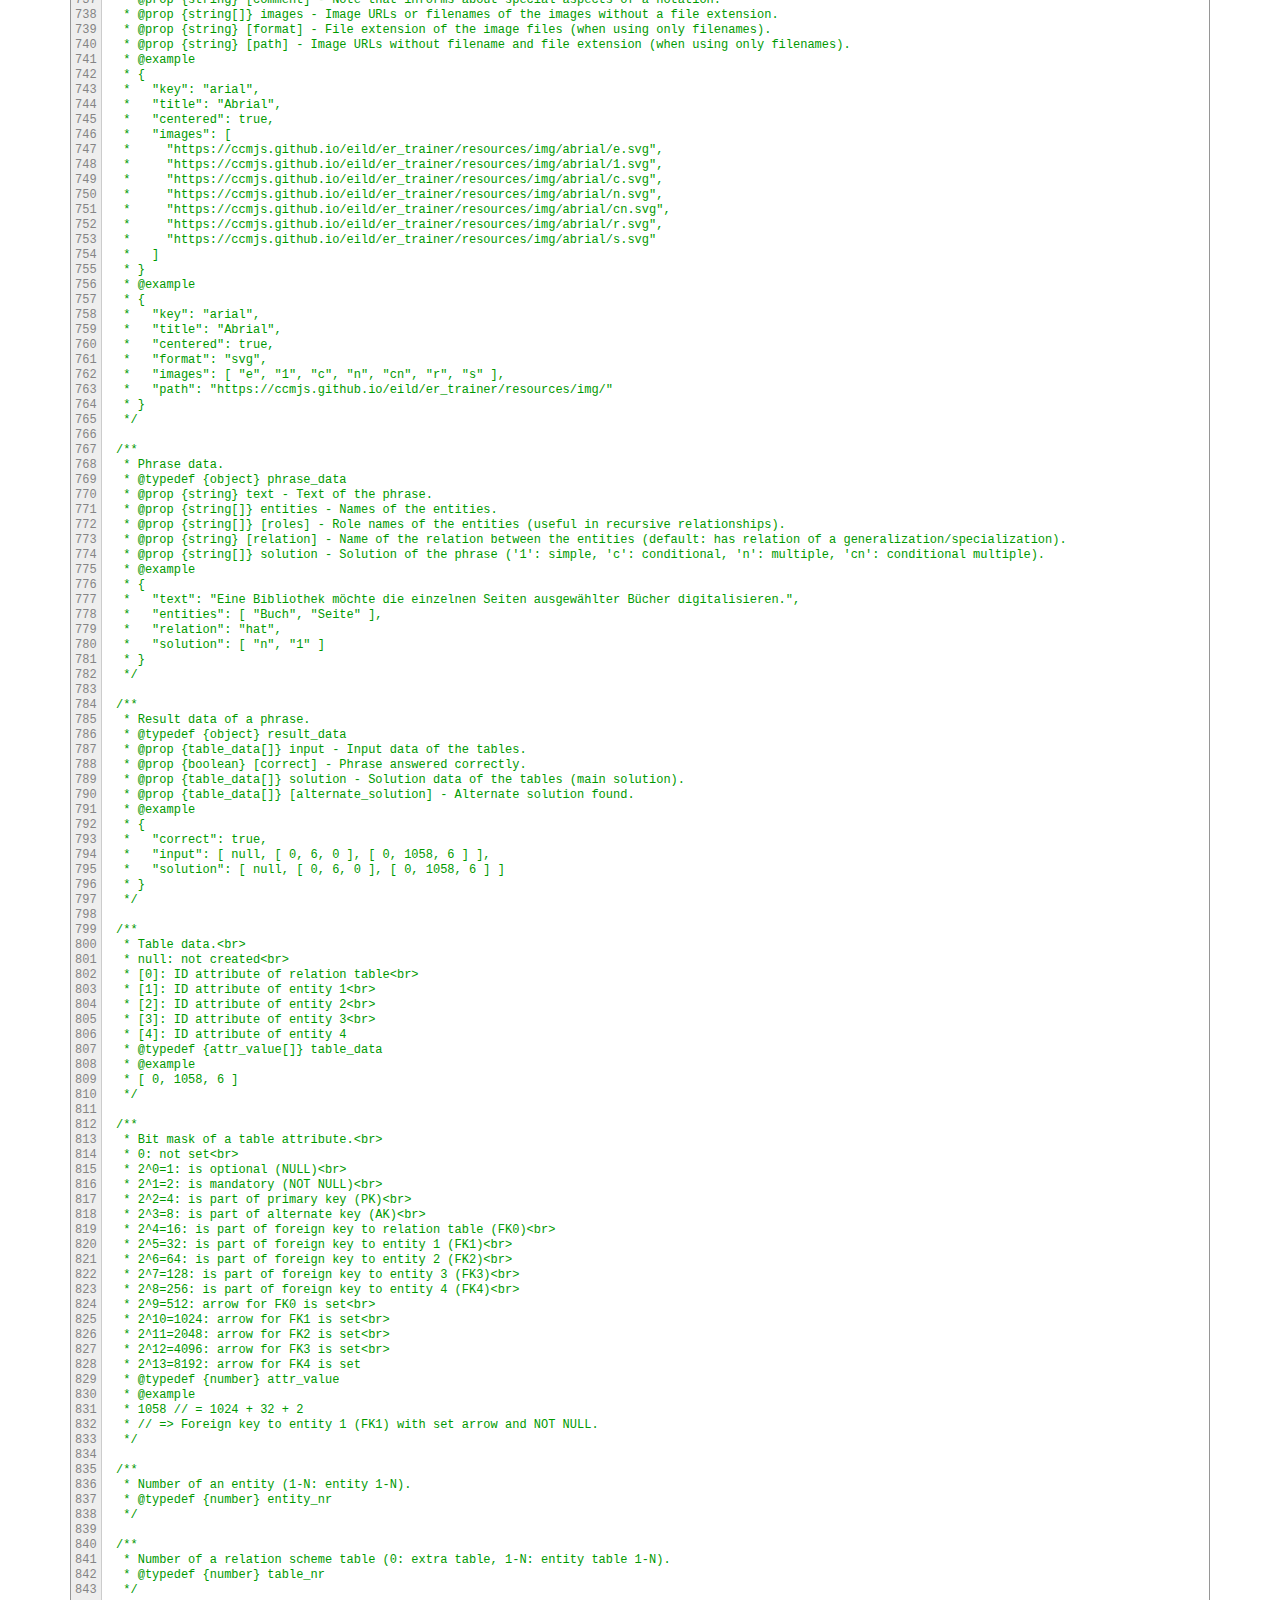
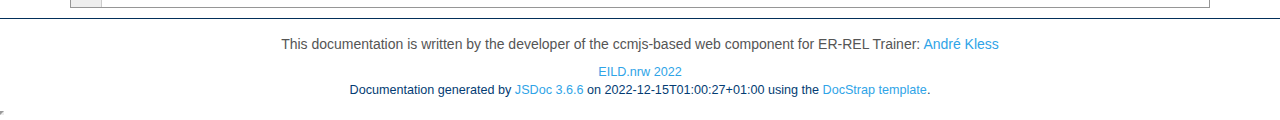
<file: Trainer/ER-REL-Trainer-MongoDB/docs/ccm.er_rel_trainer.js.html>
<!DOCTYPE html>

<html lang="en">
<head>
	<meta charset="utf-8">
	<meta name="viewport" content="width=device-width">
	<title>ER-REL Trainer Source: ccm.er_rel_trainer.js</title>

	<!--[if lt IE 9]>
	<script src="//html5shiv.googlecode.com/svn/trunk/html5.js"></script>
	<![endif]-->
	<link type="text/css" rel="stylesheet" href="styles/sunlight.default.css">

	<link type="text/css" rel="stylesheet" href="styles/site.cerulean.css">

</head>

<body>

<div class="navbar navbar-default navbar-fixed-top navbar-inverse">
<div class="container">
	<div class="navbar-header">
		<a class="navbar-brand" href="index.html">ER-REL Trainer</a>
		<button class="navbar-toggle" type="button" data-toggle="collapse" data-target="#topNavigation">
			<span class="icon-bar"></span>
			<span class="icon-bar"></span>
			<span class="icon-bar"></span>
        </button>
	</div>
	<div class="navbar-collapse collapse" id="topNavigation">
		<ul class="nav navbar-nav">
			
			<li class="dropdown">
				<a href="namespaces.list.html" class="dropdown-toggle" data-toggle="dropdown">Namespaces<b class="caret"></b></a>
				<ul class="dropdown-menu inline">
					<li><a href="AppEvents.html">AppEvents</a></li><li><a href="WebComponent.html">WebComponent</a></li>
				</ul>
			</li>
			
			<li class="dropdown">
				<a href="modules.list.html" class="dropdown-toggle" data-toggle="dropdown">Modules<b class="caret"></b></a>
				<ul class="dropdown-menu inline">
					<li><a href="module-AppConfig.html">AppConfig</a></li><li><a href="module-HTMLTemplates.html">HTMLTemplates</a></li>
				</ul>
			</li>
			
			<li class="dropdown">
				<a href="classes.list.html" class="dropdown-toggle" data-toggle="dropdown">Classes<b class="caret"></b></a>
				<ul class="dropdown-menu inline">
					<li><a href="WebComponent.Instance.html">WebComponent.Instance</a></li>
				</ul>
			</li>
			
			<li class="dropdown">
				<a href="global.html" class="dropdown-toggle" data-toggle="dropdown">Global<b class="caret"></b></a>
				<ul class="dropdown-menu inline">
					<li><a href="global.html">Global</a></li>
				</ul>
			</li>
			
		</ul>
        
            <div class="col-sm-3 col-md-3">
                <form class="navbar-form" role="search">
                    <div class="input-group">
                        <input type="text" class="form-control" placeholder="Search" name="q" id="search-input">
                        <div class="input-group-btn">
                            <button class="btn btn-default" id="search-submit"><i class="glyphicon glyphicon-search"></i></button>
                        </div>
                    </div>
                </form>
            </div>
        
	</div>

</div>
</div>


<div class="container" id="toc-content">
<div class="row">

	
	<div class="col-md-12">
	
		<div id="main">
			

		<h1 class="page-title">Source: ccm.er_rel_trainer.js</h1>
    
<section>
    <article>
        <pre
            class="sunlight-highlight-javascript linenums">"use strict";

/**
 * @overview &lt;i>ccmjs&lt;/i>-based web component for ER-REL Trainer.
 * @author André Kless &lt;andre.kless@h-brs.de> 2022
 * @copyright EILD.nrw 2022
 * @license The MIT License (MIT)
 */

( () => {

  /**
   * &lt;i>ccmjs&lt;/i>-based web component for ER-REL Trainer.
   * @namespace WebComponent
   * @type {object}
   * @property {string} name - Unique identifier of the component.
   * @property {number[]} [version] - Version of the component according to Semantic Versioning 2.0 (default: latest version).
   * @property {string} ccm - URL of the (interchangeable) ccmjs version used at the time of publication.
   * @property {app_config} config - Default app configuration.
   * @property {Class} Instance - Class from which app instances are created.
   */
  const component = {
    name: 'er_rel_trainer',
    ccm: './libs/ccm/ccm.js',
    config: {
//    "anytime_finish": true,
//    "auto_arrows": true,
//    "auto_pk": true,
      "comments": {
        "input": true,
        "wrong": true,
        "correct": true
      },
      "correction": true,
      "css": [ "ccm.load",
        [  // is loaded serially (not in parallel)
          "./libs/bootstrap-5/css/bootstrap.css",
          "./resources/styles.css",
        ],
        { "url": "./libs/bootstrap-5/css/bootstrap-fonts.css", "context": "head" }
      ],
//    "data": { "store": [ "ccm.store" ] },
      "default": {
        "format": "svg",
        "images": [ "e", "1", "c", "n", "cn", "r", "s" ],
        "notation": "abrial",
        "path": "./resources/img/"
      },
      "feedback": true,
//    "fixed_notation": true,
      "helper": [ "ccm.load", { "url": "./libs/ccm/helper.js", "type": "module" } ],
//    "hide_own_fk": true,
      "html": [ "ccm.load", { "url": "./resources/templates.js", "type": "module" } ],
      "lang": [ "ccm.start", "./libs/lang/ccm.lang.js", {
        "translations": {
          "de": [ "ccm.load", { "url": "./configs.js#de", "type": "module" } ],
          "en": [ "ccm.load", { "url": "./configs.js#en", "type": "module" } ]
        }
      } ],
      "legend": true,
      "license": true,
      "logos": "./resources/img/logos/logos.jpg",
      "modal": {
        "attr": [ "ccm.start", "./libs/modal/ccm.modal.js", {
          "backdrop_close": true,
          "breakpoints": false,
          "buttons": [],
          "closed": true,
          "content": "",
          "css": [ "ccm.load",
            [  // serial
              "./libs/bootstrap-5/css/bootstrap.css",
              "./resources/modal.css"
            ],
            { "url": "./libs/bootstrap-5/css/bootstrap-fonts.css", "context": "head" }
          ]
        } ],
        "legend": [ "ccm.start", "./libs/modal/ccm.modal.js", {
          "backdrop_close": true,
          "buttons": "",
          "closed": true,
          "content": ""
        } ]
      },
      "notations": [ "ccm.load", { "url": "./configs.js#notations", "type": "module" } ],
//    "number": 5,
//    "onchange": event => console.log( event ),
      "onfinish": { "restart": true },
//    "onready": event => console.log( event ),
//    "onstart": event => console.log( event ),
      "phrases": [ "ccm.load", { "url": "./configs.js#phrases", "type": "module" } ],
      "show_solution": true,
      "shuffle": true,
      "skip": true,
      "text": [ "ccm.load", { "url": "./configs.js#de", "type": "module" } ],
//    "user": [ "ccm.start", "./user/ccm.user.js" ]
    },
    /**
     * @class
     * @memberOf WebComponent
     */
    Instance: function () {

      /**
       * Shortcut to helper functions
       * @private
       * @type {Object.&lt;string,function>}
       */
      let $;

      /**
       * App state data
       * @private
       * @type {app_state}
       */
      let data;

      /**
       * When the instance is created, when all dependencies have been resolved and before the dependent sub-instances are initialized and ready. Allows dynamic post-configuration of the instance.
       * @async
       * @readonly
       * @function
       */
      this.init = async () => {

        // Merge all helper functions and offer them via a single variable.
        $ = Object.assign( {}, this.ccm.helper, this.helper ); $.use( this.ccm );

        // Are the phrases given as an associative field? => Convert the phrases to an array.
        if ( $.isObject( this.phrases ) ) this.phrases = Object.values( this.phrases );

        // By default, all phrases are asked.
        if ( !this.number ) this.number = this.phrases.length;

        // Unify notations data
        for ( const key in this.notations ) {
          let notation = this.notations[ key ];
          this.notations[ key ] = {
            key: notation.key,
            title: notation.title,
            swap: !!notation.swap,
            centered: !!notation.centered,
            mirrored: notation.mirrored || this.default.mirrored,
            images: ( notation.images || this.default.images ).map( image => image.includes( '.' ) ? image : ( notation.path || this.default.path ) + notation.key + '/' + image + '.' + ( notation.format || this.default.format ) ),
            comment: notation.comment
          };
        }

        // Has modal dialog instance for notation legend? => Set title of modal dialog
        if ( this.modal &amp;&amp; this.modal.legend ) this.modal.legend.title = `&lt;span data-lang="legend">${ this.text.legend }&lt;/span>`;

        // Update the table schema when closing the modal dialog for editing table attributes.
        this.modal.attr.onclose = () => render();

      };

      /**
       * When the instance is created and after all dependent sub-instances are initialized and ready. Allows the first official actions of the instance that should only happen once.
       * @async
       * @readonly
       * @function
       */
      this.ready = async () => {

        // Set content of modal dialog for legend of ER diagram notations.
        this.modal.legend &amp;&amp; this.html.render( this.html.legend( this ), this.modal.legend.element.querySelector( 'main' ) );

        // Trigger 'ready' event
        this.onready &amp;&amp; await this.onready( { instance: this } );

      };

      /**
       * Starts the app. The current app state is visualized in the webpage area.
       * @async
       * @readonly
       * @function
       */
      this.start = async () => {

        // Load app state data from source.
        data = await $.dataset( this.data );

        // Set initial app state data.
        const initial = {
          correct: 0,
          notation: data.notation || this.default.notation,
          phrases: null,
          results: []
        };

        // All phrases are finished? => Restart with initial state.
        if ( !data.results || !data.phrases || data.results.length >= data.phrases.length ) data = initial;

        // Restart from initial state?
        if ( !data.phrases ) {
          data.phrases = $.clone( this.phrases );               // Clone all original phrases.
          this.shuffle &amp;&amp; $.shuffleArray( data.phrases );       // Phrases need to be mixed? => Shuffle phrases
          data.phrases = data.phrases.slice( 0, this.number );  // Use only required number of phrases.
        }

        // Render current phrase
        nextPhrase();

        // Render language selection and user login/logout area.
        const aside = this.element.querySelector( 'aside' );
        if ( aside ) {
          this.lang &amp;&amp; !this.lang.getContext() &amp;&amp; $.append( aside, this.lang.root );
          this.user &amp;&amp; $.append( aside, this.user.root );
        }

        // Trigger 'start' event
        this.onstart &amp;&amp; await this.onstart( { instance: this } );

      };

      /**
       * Returns the current app state.
       * @readonly
       * @function
       * @returns {app_state} A deep copy of the app state data.
       */
      this.getValue = () => $.clone( data );

      /**
       * Contains all event handlers.
       * @namespace AppEvents
       * @readonly
       * @type {Object.&lt;string,function>}
       */
      this.events = {

        /**
         * When the notation used in the ER diagram is switched.
         * @function
         * @param {string} value - ID of the selected notation.
         * @param {boolean} [show_solution] - Correct solution is revealed.
         * @memberOf AppEvents
         */
        onNotation: ( value, show_solution ) => {

          // In the case of n-ary relationships, it is not possible to switch to a reverse-reading notation.
          if ( data.phrases[ data.results.length - 1 ].entities.length > 2 &amp;&amp; this.notations[ value ].swap ) return;

          // Change notation in app state data
          data.notation = value;

          // Show ER diagram in new notation
          render( show_solution );

          // Trigger 'change' event because of notation change
          this.onchange &amp;&amp; this.onchange( { event: 'notation', instance: this } );

        },

        /**
         * When the button to show the notation legend is clicked.
         * @function
         * @memberOf AppEvents
         */
        onLegend: () => {
          this.modal.legend.open();                                               // Open modal dialog for notation legend
          this.lang &amp;&amp; this.lang.translate( this.modal.legend.element );          // Is multilingual app? => Translate content of modal dialog
          this.onchange &amp;&amp; this.onchange( { event: 'legend', instance: this } );  // Trigger the 'change' event for calling the notation legend.
        },

        /**
         * When the button to add a table is clicked.
         * @function
         * @param {table_nr} nr - Table number
         * @memberOf AppEvents
         */
        onAddTable: nr => {

          // Get result data of current phrase
          const result_data = data.results[ data.results.length - 1 ];

          // A table cannot be created during the feedback.
          if ( result_data.solution ) return;

          // Create an empty table without any key attributes.
          result_data.input[ nr ] = Array( data.phrases[ data.results.length - 1 ].entities.length + 1 ).fill( 0 );

          // Should an artificial primary key be created automatically? => Add artificial primary key
          if ( this.auto_pk ) result_data.input[ nr ][ nr ] = 6;  // 6 = 4 (0100b => PK) + 2 (0010b => NOT NULL)

          // Open modal dialog for editing table attributes
          this.events.onEditTable( nr );

        },

        /**
         * When the button for editing the table attributes is clicked.
         * @function
         * @param {table_nr} nr - Table number
         * @memberOf AppEvents
         */
        onEditTable: nr => {

          // Table attributes can't be edited during the feedback.
          if ( data.results[ data.results.length - 1 ].solution ) return;

          // Set content of modal dialog for title, body and footer
          this.html.render( this.html.tableDialogTitle( this, nr ), this.modal.attr.element.querySelector( '#title' ) );
          this.html.render( this.html.tableDialogBody( this, nr ), this.modal.attr.element.querySelector( 'main' ) );
          this.html.render( this.html.tableDialogFooter( this ), this.modal.attr.element.querySelector( 'footer' ) );

          this.lang &amp;&amp; this.lang.translate( this.modal.attr.element );  // Is multilingual app? => Translate content of modal dialog
          this.modal.attr.open();                                       // Open modal dialog for editing table attributes

        },

        /**
         * When the button for removing a table is clicked.
         * @function
         * @param {table_nr} nr - Table number
         * @memberOf AppEvents
         */
        onRemoveTable: nr => {

          const result_data = data.results[ data.results.length - 1 ];  // Get result data of current phrase
          if ( result_data.solution ) return;                           // A table can't be removed during the feedback.
          result_data.input[ nr ] = null;                         // Remove table in app state data

          // Remove all arrowheads on the table in app state data.
          result_data.input.forEach( table => table &amp;&amp; ( table[ nr ] &amp;= ~15872 ) );  // 15872 = (0011 1110 0000 0000b => arrow heads for FK0-FK4)

          render();  // Remove table in webpage area

        },

        /**
         * When a badge of a key attribute is clicked.
         * @function
         * @param {table_nr} table - Table number
         * @param {table_nr} attr - Table that references the attribute as a foreign key.
         * @param {number} badge_nr - 0: NULL, 1: NOT NULL, 2: PK, 3: AK, 4: FK0, 5: FK1, 6: FK2, 7: FK3, 8: FK4
         * @memberOf AppEvents
         */
        onToggleBadge: ( table, attr, badge_nr ) => {

          const phrase_data = data.phrases[ data.results.length - 1 ];              // Get data of the current phrase.
          const result_data = data.results[ data.results.length - 1 ];              // Get result data of the current phrase.
          const table_state = result_data.input[ table ];                           // Get state data of the table.
          const toggleBit = ( table_data, i, bit ) => table_data[ i ] ^= 1 &lt;&lt; bit;  // Toggles a bit of an attribute value.

          // When a foreign key is removed, the associated arrowhead is also removed.
          if ( badge_nr >= 4 &amp;&amp; badge_nr &lt;= 8 &amp;&amp; table_state[ attr ] &amp; ( 1 &lt;&lt; badge_nr ) )
            table_state[ attr ] &amp;= ~( 1 &lt;&lt; ( badge_nr + 5 ) );

          toggleBit( table_state, attr, badge_nr );  // Update the attribute value in the state data of the table.
          const value = table_state[ attr ];         // Get updated attribute value

          // A foreign key is changed and arrows should be set automatically? => Toggle the corresponding foreign key arrowhead.
          if ( badge_nr >= 4 &amp;&amp; badge_nr &lt;= 8 &amp;&amp; this.auto_arrows &amp;&amp; !( phrase_data.solution.length === 2 &amp;&amp; phrase_data.entities[ 0 ] === phrase_data.entities[ 1 ] &amp;&amp; table === 0 &amp;&amp; badge_nr === 6 ) )
            toggleBit( table_state, attr, badge_nr + 5 );

          // An attribute cannot be optional (NULL) and mandatory (NOT NULL) at the same time.
          if ( badge_nr === 0 &amp;&amp; value &amp; 1 &lt;&lt; 1 ) toggleBit( table_state, attr, 1 );
          if ( badge_nr === 1 &amp;&amp; value &amp; 1 &lt;&lt; 0 ) toggleBit( table_state, attr, 0 );

          // Update the body section of the modal dialog for editing table attributes.
          this.html.render( this.html.tableDialogBody( this, table ), this.modal.attr.element.querySelector( 'main' ) );

        },

        /**
         * When the end point of a connection between two tables is changed via a selector box.
         * @function
         * @param {string} value - The selected value in the selector box ('', 'line' or 'arrow').
         * @param {table_nr} from - Number of the table from which the connection starts.
         * @param {table_nr} to - Number of the table to which the connection goes.
         * @memberOf AppEvents
         * @example onArrow( 'arrow', 1, 2 ) // Setting an arrow for the connection from entity table 1 to entity table 2 [E1]->[E2]
         */
        onArrow: ( value, from, to ) => {

          // Get the status data of the table that contains the associated foreign key.
          const table_state = data.results[ data.results.length - 1 ].input[ from ];

          // Set/Unset the arrowhead in the table state data for the appropriate foreign key.
          value === 'arrow' ? table_state[ to ] |= 1 &lt;&lt; 9 + to : table_state[ to ] &amp;= ~( 1 &lt;&lt; 9 + to );  // 1 &lt;&lt; 9-13 => arrow for FK0-FK4

          render();  // Update the changed table connection in the web page area.

        },

        /**
         * When the button is clicked that allows the user to submit a solution.
         * @function
         * @memberOf AppEvents
         */
        onSubmit: () => {

          const phrase_data = data.phrases[ data.results.length - 1 ];  // Get data of current phrase
          const result_data = data.results[ data.results.length - 1 ];  // Get result data of current phrase
          if ( result_data.solution ) return;                           // A user's solution can't be submitted during the feedback.

          // Determine what type of relationship is being modeled.
          const is_binary = phrase_data.solution.length === 2;                                        // Binary relationship with two entities.
          const is_recursive = is_binary &amp;&amp; phrase_data.entities[ 0 ] === phrase_data.entities[ 1 ];  // Recursive relationship with a single entity.
          const is_multi = !phrase_data.solution.find( value => value !== 'cn' &amp;&amp; value !== 'n' );    // N:M relationship with two or more entities.
          const is_hierarchy = !phrase_data.relation;                                                 // Specialization/Generalization

          // Define and determine all possible solutions for the current phrase.
          let solutions;
          if ( is_hierarchy )
            if ( phrase_data.entities.length &lt; 4 )  // Specialization/Generalization with 3 entities (2 sub entities)
              solutions = [
                [ null, [ 0, 6, 0, 0 ], [ 0, 1066, 6, 0 ], [ 0, 1066, 0, 6 ] ],  // E1[PK] E2[PK,AK+FK1] E3[PK,AK+FK1]
                [ null, [ 0, 6, 0, 0 ], [ 0, 1062, 0, 0 ], [ 0, 1062, 0, 0 ] ]   // E1[PK] E2[PK+FK1] E3[PK+FK1]
              ];
            else                                    // Specialization/Generalization with 4 entities (3 sub entities)
              solutions = [
                [ null, [ 0, 6, 0, 0, 0 ], [ 0, 1066, 6, 0, 0 ], [ 0, 1066, 0, 6, 0 ], [ 0, 1066, 0, 0, 6 ] ],  // E1[PK] E2[PK,AK+FK1] E3[PK,AK+FK1] E4[PK,AK+FK1]
                [ null, [ 0, 6, 0, 0, 0 ], [ 0, 1062, 0, 0, 0 ], [ 0, 1062, 0, 0, 0 ], [ 0, 1062, 0, 0, 0 ] ]   // E1[PK] E2[PK+FK1] E3[PK+FK1] E4[PK+FK1]
              ];
          else if ( is_multi ) {
            if ( phrase_data.entities.length === 2 )  // N:M relationship with 2 entities
              if ( is_recursive )
                solutions = [
                  [ [ 0, 1062, 70 ], [ 0, 6, 0 ], null ],  // R[PK+FK1,PK+FK2] E1[PK]
                  [ [ 6, 1066, 74 ], [ 0, 6, 0 ], null ]   // R[PK,AK+FK1,AK+FK2] E1[PK]
                ];
              else
                solutions = [
                  [ [ 0, 1062, 2118 ], [ 0, 6, 0 ], [ 0, 0, 6 ] ],  // R[PK+FK1,PK+FK2] E1[PK] E2[PK]
                  [ [ 6, 1066, 2122 ], [ 0, 6, 0 ], [ 0, 0, 6 ] ]   // R[PK,AK+FK1,AK+FK2] E1[PK] E2[PK]
                ];
            if ( phrase_data.entities.length === 3 )  // N:M relationship with 3 entities
              solutions = [
                [ [ 0, 1062, 2118, 4230 ], [ 0, 6, 0, 0 ], [ 0, 0, 6, 0 ], [ 0, 0, 0, 6 ] ],  // R[PK+FK1,PK+FK2,PK+FK3] E1[PK] E2[PK] E3[PK]
                [ [ 6, 1066, 2122, 4234 ], [ 0, 6, 0, 0 ], [ 0, 0, 6, 0 ], [ 0, 0, 0, 6 ] ]   // R[PK,AK+FK1,AK+FK2,AK+FK3] E1[PK] E2[PK] E3[PK]
              ];
            if ( phrase_data.entities.length === 4 )  // N:M relationship with 4 entities
              solutions = [
                [ [ 0, 1062, 2118, 4230, 8454 ], [ 0, 6, 0, 0, 0 ], [ 0, 0, 6, 0, 0 ], [ 0, 0, 0, 6, 0 ], [ 0, 0, 0, 0, 6 ] ],  // R[PK+FK1,PK+FK2,PK+FK3,PK+FK4] E1[PK] E2[PK] E3[PK] E4[PK]
                [ [ 6, 1066, 2122, 4234, 8458 ], [ 0, 6, 0, 0, 0 ], [ 0, 0, 6, 0, 0 ], [ 0, 0, 0, 6, 0 ], [ 0, 0, 0, 0, 6 ] ]   // R[PK,AK+FK1,AK+FK2,AK+FK3,AK+F4] E1[PK] E2[PK] E3[PK] E4[PK]
              ];
          }
          else if ( is_binary ) {

            // Define the possible solutions for all combinations of cardinalities given a binary relationship, excluding N:M relationships.
            solutions = {
              '1': {
                '1': [
                  [ null, [ 0, 6, 2122 ], [ 0, 0, 6 ] ],  // E1[PK,AK+FK2] E2[PK]
                  [ null, [ 0, 0, 2118 ], [ 0, 0, 6 ] ],  // E1[PK+FK2] E2[PK]
                  [ null, [ 0, 6, 0 ], [ 0, 1066, 6 ] ],  // E1[PK] E2[PK,AK+FK1]
                  [ null, [ 0, 6, 0 ], [ 0, 1062, 0 ] ]   // E1[PK] E2[PK+FK1]
                ],
                'c': [
                  [ null, [ 0, 6, 2122 ], [ 0, 0, 6 ] ],  // E1[PK,AK+FK2] E2[PK]
                  [ null, [ 0, 0, 2118 ], [ 0, 0, 6 ] ]   // E1[PK+FK2] E2[PK]
                ],
                'cn': [
                  [ null, [ 0, 6, 2114 ], [ 0, 0, 6 ] ]   // E1[PK,FK2] E2[PK]
                ],
                'n': [
                  [ null, [ 0, 6, 2114 ], [ 0, 0, 6 ] ]   // E1[PK,FK2] E2[PK]
                ]
              },
              'c': {
                '1': [
                  [ null, [ 0, 6, 0 ], [ 0, 1066, 6 ] ],  // E1[PK] E2[PK,AK+FK1]
                  [ null, [ 0, 6, 0 ], [ 0, 1062, 0 ] ]   // E1[PK] E2[PK+FK1]
                ],
                'c': [
                  [ null, [ 0, 6, 2121 ], [ 0, 0, 6 ] ],  // E1[PK,AK+FK2+NULL] E2[PK]
                  [ null, [ 0, 6, 0 ], [ 0, 1065, 6 ] ]   // E1[PK] E2[PK,AK+FK1+NULL]
                ],
                'cn': [
                  [ null, [ 0, 6, 2113 ], [ 0, 0, 6 ] ]   // E1[PK,FK2+NULL] E2[PK]
                ],
                'n': [
                  [ null, [ 0, 6, 2113 ], [ 0, 0, 6 ] ]   // E1[PK,FK2+NULL] E2[PK]
                ]
              },
              'cn': {
                '1': [
                  [ null, [ 0, 6, 0 ], [ 0, 1058, 6 ] ]   // E1[PK] E2[PK,F1]
                ],
                'c': [
                  [ null, [ 0, 6, 0 ], [ 0, 1057, 6 ] ]   // E1[PK] E2[PK,F1+NULL]
                ]
              },
              'n': {
                '1': [
                  [ null, [ 0, 6, 0 ], [ 0, 1058, 6 ] ]   // E1[PK] E2[PK,FK1]
                ],
                'c': [
                  [ null, [ 0, 6, 0 ], [ 0, 1057, 6 ] ]   // E1[PK] E2[PK,FK1+NULL]
                ]
              }
            };

            solutions = solutions[ phrase_data.solution[ 0 ] ][ phrase_data.solution[ 1 ] ];  // Select the solutions for the binary relationship to be modeled.
            is_recursive &amp;&amp; solutions.forEach( solution => solution[ 2 ] = null );            // In a recursive binary relationship, the second entity table in the solution must be removed.

          }
          else if ( phrase_data.solution.toString() === 'cn,n,1' || phrase_data.solution.toString() === 'n,n,1' )  // N:M:1 relationships.
            solutions = [
              [ null, [ 0, 6, 0, 0 ], [ 0, 0, 6, 0 ], [ 0, 1058, 2114, 6 ] ],               // E1[PK] E2[PK] E3[PK,FK1,FK2]
              [ [ 0, 1058, 2114, 6 ], [ 0, 6, 0, 0 ], [ 0, 0, 6, 0 ], null ],               // R[FK1,FK2,PK]
              [ [ 0, 1062, 2118, 4234 ], [ 0, 6, 0, 0 ], [ 0, 0, 6, 0 ], [ 0, 0, 0, 6 ] ],  // R[PK+FK1,PK+FK2,AK+FK3] E1[PK] E2[PK] E3[PK]
              [ [ 0, 1062, 2118, 0 ], [ 0, 6, 0, 0 ], [ 0, 0, 6, 0 ], [ 534, 0, 0, 0 ] ],   // R[PK+FK1,PK+FK2] E1[PK] E2[PK] E3[PK+FK0]
              [ [ 0, 1062, 2118, 0 ], [ 0, 6, 0, 0 ], [ 0, 0, 6, 0 ], [ 538, 0, 0, 6 ] ],   // R[PK+FK1,PK+FK2] E1[PK] E2[PK] E3[PK,AK+FK0]
              [ [ 6, 1066, 2122, 0 ], [ 0, 6, 0, 0 ], [ 0, 0, 6, 0 ], [ 538, 0, 0, 6 ] ],   // R[PK,AK+FK1,PK,AK+FK2] E1[PK] E2[PK] E3[PK,AK+FK0]
              [ [ 6, 1066, 2122, 0 ], [ 0, 6, 0, 0 ], [ 0, 0, 6, 0 ], [ 534, 0, 0, 0 ] ]    // R[PK,AK+FK1,PK,AK+FK2] E1[PK] E2[PK] E3[PK+FK0]
            ];

          // A user's solution can only be submitted if a correct solution for control could be determined.
          if ( !solutions ) return;

          // Compare the determined possible solutions with the user's solution.
          const solution = solutions.find( solution => JSON.stringify( result_data.input ) === JSON.stringify( solution ) );

          // Note in the phrase's status data whether the user's solution matches one of the possible solutions.
          result_data.correct = !!solution;

          // Note in the phrase status data whether a valid alternative solution was found.
          if ( result_data.correct &amp;&amp; solution !== solutions[ 0 ] ) result_data.alternate_solution = solution;

          // Note the main solution in the status data of the phrase, which the feedback will refer to.
          result_data.solution = solutions[ 0 ];

          // Did the user find a valid solution? => Increase the number of correctly answered phrases in the app state data.
          result_data.correct &amp;&amp; data.correct++;

          // Does the user get automated feedback on their solution?
          if ( this.feedback ) {
            this.element.classList.add( result_data.correct ? 'correct' : 'failed' );  // Enable visual feedback in the webpage area.
            render();                                                                   // Refresh the webpage area.
          }

          this.onchange &amp;&amp; this.onchange( { event: 'submit', instance: this } );  // Trigger the 'change' event for submitting a solution.
          !this.feedback &amp;&amp; this.events.onNext();                                 // No automated feedback? => Switch to the next phrase.

        },

        /**
         * When the button is clicked that allows the user to correct an incorrect solution.
         * @function
         * @memberOf AppEvents
         */
        onCorrection: () => {

          const result_data = data.results[ data.results.length - 1 ];  // Get result data of current phrase
          if ( !this.correction || !result_data.solution ) return;      // Check if the user is allowed to correct his solution.

          // Increment the counter for the number of corrections in the phrase state data.
          result_data.correction = result_data.correction ? result_data.correction + 1 : 1;

          delete result_data.correct; delete result_data.solution;                  // Remove the information about the correctness of the solution from the state data of the phrase.
          reset(); render();                                                          // Remove the visual feedback in the webpage area.
          this.onchange &amp;&amp; this.onchange( { event: 'correction', instance: this } );  // Trigger the 'change' event because of the correction.

        },

        /**
         * When the button showing the sample solution for the current phrase is clicked.
         * @function
         * @memberOf AppEvents
         */
        onSolution: () => {

          if ( !this.show_solution || !data.results[ data.results.length - 1 ].solution ) return;  // Check if the user is allowed to reveal the sample solution.
          render( true );                                                                          // Reveal the sample solution in the webpage area.
          this.onchange &amp;&amp; this.onchange( { event: 'solution', instance: this } );                 // Trigger the 'change' event due to the reveal of the sample solution.

        },

        /**
         * When the button that starts the next phrase is clicked.
         * @function
         * @memberOf AppEvents
         */
        onNext: () => {

          // Check if the user is allowed to start the next phrase.
          if ( !data.results[ data.results.length - 1 ].solution &amp;&amp; !this.skip || data.results.length === this.number ) return;

          reset();       // Remove the visual feedback in the webpage area.
          nextPhrase();  // Switch to the next phrase.

          // Trigger the 'change' event due to the start of the next phrase.
          this.onchange &amp;&amp; this.onchange( { event: 'next', instance: this, phrase: data.results.length } );

        },

        /**
         * When the button that finishes the app is clicked.
         * @function
         * @memberOf AppEvents
         */
        onFinish: () => {

          // Check if the user is allowed to finish the app.
          if ( !this.onfinish || !data.results[ data.results.length - 1 ].solution &amp;&amp; !this.skip || data.results.length &lt; this.number &amp;&amp; !this.anytime_finish ) return;

          reset();             // Remove the visual feedback in the webpage area.
          $.onFinish( this );  // Perform finish actions

        }

      };

      /**
       * Starts the next phrase.
       * @private
       * @function
       */
      const nextPhrase = () => {

        // Set initial state data for the new phrase.
        data.results.push( {
          input: Array( data.phrases[ data.results.length ].entities.length + 1 ).fill( null ),
          solution: null
        } );

        // An n-ary relationship should not be displayed in a reverse-reading notation, since the semantics are different there. In this case, a forward-reading notation is used.
        if ( data.phrases[ data.results.length - 1 ].entities.length > 2 &amp;&amp; this.notations[ data.notation ].swap )  // Check for an n-ary relationship displayed in a reverse-reading notation.
          data.notation = Object.values( this.notations ).find( notation => !notation.swap ).key;                   // => Switch to a forward-reading notation.

        // Display the new Phrase in the webpage area
        render();

      };

      /**
       * Updates the webpage area with the current app state data.
       * @private
       * @function
       * @param {boolean} [show_solution] - The correct solution should be revealed.
       */
      const render = show_solution => {

        // Update main HTML template
        this.html.render( this.html.main( this, show_solution ), this.element );

        // Multilingual app? => Translate content of webpage area.
        this.lang &amp;&amp; this.lang.translate();

      };

      /**
       * Removes the visual feedback in the webpage area.
       * @private
       * @function
       */
      const reset = () => this.element.classList.remove( 'correct', 'failed' );

    }
  };
  let b="ccm."+component.name+(component.version?"-"+component.version.join("."):"")+".js";if(window.ccm&amp;&amp;null===window.ccm.files[b])return window.ccm.files[b]=component;(b=window.ccm&amp;&amp;window.ccm.components[component.name])&amp;&amp;b.ccm&amp;&amp;(component.ccm=b.ccm);"string"===typeof component.ccm&amp;&amp;(component.ccm={url:component.ccm});let c=(component.ccm.url.match(/(0|[1-9]\d*)\.(0|[1-9]\d*)\.(0|[1-9]\d*)/)||[""])[0];if(window.ccm&amp;&amp;window.ccm[c])window.ccm[c].component(component);else{var a=document.createElement("script");document.head.appendChild(a);component.ccm.integrity&amp;&amp;a.setAttribute("integrity",component.ccm.integrity);component.ccm.crossorigin&amp;&amp;a.setAttribute("crossorigin",component.ccm.crossorigin);a.onload=function(){(c="latest"?window.ccm:window.ccm[c]).component(component);document.head.removeChild(a)};a.src=component.ccm.url}
} )();

/**
 * App configuration.
 * @typedef {object} app_config
 * @prop {boolean} [anytime_finish] - Finish button is always unlocked. You no longer have to go through all the phrases to use it.
 * @prop {boolean} [auto_arrows] - The arrows between tables are automatically set correctly and haven't to be selected manually.
 * @prop {boolean} [auto_pk] - When creating a table, an artificial primary key is created automatically.
 * @prop {object} [comments] - Show comments to support the user.
 * @prop {boolean} [comments.input] - Show comments during input (hints like "start creating tables" or "start to connect tables").
 * @prop {boolean} [comments.wrong] - Show comments as feedback on an incorrect solution.
 * @prop {boolean} [comments.correct] - Show comments as feedback on a correct solution.
 * @prop {boolean} [correction] - Allows the user to correct an incorrect solution.
 * @prop {array} css - CSS dependencies.
 * @prop {object} [data] - Source of app state data.
 * @prop {object} [default] - Default notations data.
 * @prop {boolean} [feedback] - Show visual feedback and any comments after submitting a solution.
 * @prop {boolean} [fixed_notation] - The notation used in the ER diagram cannot be changed.
 * @prop {array} helper - Dependency on helper functions.
 * @prop {boolean} [hide_own_fk] - No foreign key is offered for the table's own main attribute.
 * @prop {array} html - HTML template dependencies.
 * @prop {array} [lang] - Dependency on component for multilingualism.
 * @prop {boolean} [legend] - Button to display a legend for the different notations in the ER diagram.
 * @prop {boolean} [license] - Show license information in the bottom of the app.
 * @prop {string} [logos] - Show image of logos in the bottom of the app.
 * @prop {object} modal - Dependencies on component instances for modal dialogs.
 * @prop {array} modal.attr - Modal dialog for editing attributes of a table.
 * @prop {array} [modal.legend] - Modal dialog to display a legend for the different notations in the ER diagram.
 * @prop {Object.&lt;string,notation_data>} notations - Data of the different notations in the ER diagram.
 * @prop {number} [number] - Number of phrases to be asked. By default, all phrases are asked.
 * @prop {function} [onchange] - When something changes in the app (notation change, show legend, submit, correction, show solution, next phrase).
 * @prop {function|object} [onfinish] - When the finish button is clicked. Sets the finish actions.
 * @prop {function} [onready] - Is called once before the first start of the app.
 * @prop {function} [onstart] - When the app has finished starting.
 * @prop {object} phrases - Data of the phrases.
 * @prop {boolean} [show_solution] - If the user solves the phrase incorrectly, he can reveal a correct solution. After that, the user can no longer correct his input.
 * @prop {boolean} [shuffle] - The phrases are shuffled, so the order in which the phrases are asked is different each time the app is started.
 * @prop {boolean} [skip] - Phrases can be skipped, so that not all phrases have to be answered.
 * @prop {boolean} text - Contains the static texts (e.g. task description, labeling of buttons, hints on feedback).
 * @prop {boolean} [user] - Dependency on component for user authentication.
 */

/**
 * App state data.
 * @typedef {object} app_state
 * @prop {number} correct - Number of correctly answered phrases.
 * @prop {string} notation - Current selected notation (e.g. 'abrial', 'arrow', 'chen', 'crow', 'mc', 'uml').
 * @prop {phrase_data[]} phrases - Phrases used in the order they are queried.
 * @prop {result_data[]} results - Result data of the phrases processed so far.
 * @example
 * {
 *   "correct": 1,
 *   "notation": "abrial",
 *   "phrases": [
 *     {
 *       "text": "Eine Bibliothek möchte die einzelnen Seiten ausgewählter Bücher digitalisieren.",
 *       "entities": [ "Buch", "Seite" ],
 *       "relation": "hat",
 *       "solution": [ "n", "1" ]
 *     },
 *     ...
 *   ]
 *   "results": [
 *     {
 *       "input": [ null, [ 0, 6, 0 ], [ 0, 1058, 6 ] ],
 *       "correct": true,
 *       "solution": [ null, [ 0, 6, 0 ], [ 0, 1058, 6 ] ]
 *     },
 *     ...
 *   ]
 * }
 */

/**
 * Notation data.
 * @typedef {object} notation_data
 * @prop {string} key - Unique key of the notation (e.g. 'abrial', 'arrow', 'chen', 'crow', 'mc', 'uml')
 * @prop {string} title - Title of the notation (used for the selection of the notation).
 * @prop {boolean} [swap] - Notation has a reverse reading order than Abrial notation.
 * @prop {boolean} [centered] - The relational verb is centered vertically in the diagram and not slightly higher above a connecting line.
 * @prop {boolean} [mirrored] - The notation is mirrored on the left side.
 * @prop {string} [comment] - Note that informs about special aspects of a notation.
 * @prop {string[]} images - Image URLs or filenames of the images without a file extension.
 * @prop {string} [format] - File extension of the image files (when using only filenames).
 * @prop {string} [path] - Image URLs without filename and file extension (when using only filenames).
 * @example
 * {
 *   "key": "arial",
 *   "title": "Abrial",
 *   "centered": true,
 *   "images": [
 *     "https://ccmjs.github.io/eild/er_trainer/resources/img/abrial/e.svg",
 *     "https://ccmjs.github.io/eild/er_trainer/resources/img/abrial/1.svg",
 *     "https://ccmjs.github.io/eild/er_trainer/resources/img/abrial/c.svg",
 *     "https://ccmjs.github.io/eild/er_trainer/resources/img/abrial/n.svg",
 *     "https://ccmjs.github.io/eild/er_trainer/resources/img/abrial/cn.svg",
 *     "https://ccmjs.github.io/eild/er_trainer/resources/img/abrial/r.svg",
 *     "https://ccmjs.github.io/eild/er_trainer/resources/img/abrial/s.svg"
 *   ]
 * }
 * @example
 * {
 *   "key": "arial",
 *   "title": "Abrial",
 *   "centered": true,
 *   "format": "svg",
 *   "images": [ "e", "1", "c", "n", "cn", "r", "s" ],
 *   "path": "https://ccmjs.github.io/eild/er_trainer/resources/img/"
 * }
 */

/**
 * Phrase data.
 * @typedef {object} phrase_data
 * @prop {string} text - Text of the phrase.
 * @prop {string[]} entities - Names of the entities.
 * @prop {string[]} [roles] - Role names of the entities (useful in recursive relationships).
 * @prop {string} [relation] - Name of the relation between the entities (default: has relation of a generalization/specialization).
 * @prop {string[]} solution - Solution of the phrase ('1': simple, 'c': conditional, 'n': multiple, 'cn': conditional multiple).
 * @example
 * {
 *   "text": "Eine Bibliothek möchte die einzelnen Seiten ausgewählter Bücher digitalisieren.",
 *   "entities": [ "Buch", "Seite" ],
 *   "relation": "hat",
 *   "solution": [ "n", "1" ]
 * }
 */

/**
 * Result data of a phrase.
 * @typedef {object} result_data
 * @prop {table_data[]} input - Input data of the tables.
 * @prop {boolean} [correct] - Phrase answered correctly.
 * @prop {table_data[]} solution - Solution data of the tables (main solution).
 * @prop {table_data[]} [alternate_solution] - Alternate solution found.
 * @example
 * {
 *   "correct": true,
 *   "input": [ null, [ 0, 6, 0 ], [ 0, 1058, 6 ] ],
 *   "solution": [ null, [ 0, 6, 0 ], [ 0, 1058, 6 ] ]
 * }
 */

/**
 * Table data.&lt;br>
 * null: not created&lt;br>
 * [0]: ID attribute of relation table&lt;br>
 * [1]: ID attribute of entity 1&lt;br>
 * [2]: ID attribute of entity 2&lt;br>
 * [3]: ID attribute of entity 3&lt;br>
 * [4]: ID attribute of entity 4
 * @typedef {attr_value[]} table_data
 * @example
 * [ 0, 1058, 6 ]
 */

/**
 * Bit mask of a table attribute.&lt;br>
 * 0: not set&lt;br>
 * 2^0=1: is optional (NULL)&lt;br>
 * 2^1=2: is mandatory (NOT NULL)&lt;br>
 * 2^2=4: is part of primary key (PK)&lt;br>
 * 2^3=8: is part of alternate key (AK)&lt;br>
 * 2^4=16: is part of foreign key to relation table (FK0)&lt;br>
 * 2^5=32: is part of foreign key to entity 1 (FK1)&lt;br>
 * 2^6=64: is part of foreign key to entity 2 (FK2)&lt;br>
 * 2^7=128: is part of foreign key to entity 3 (FK3)&lt;br>
 * 2^8=256: is part of foreign key to entity 4 (FK4)&lt;br>
 * 2^9=512: arrow for FK0 is set&lt;br>
 * 2^10=1024: arrow for FK1 is set&lt;br>
 * 2^11=2048: arrow for FK2 is set&lt;br>
 * 2^12=4096: arrow for FK3 is set&lt;br>
 * 2^13=8192: arrow for FK4 is set
 * @typedef {number} attr_value
 * @example
 * 1058 // = 1024 + 32 + 2
 * // => Foreign key to entity 1 (FK1) with set arrow and NOT NULL.
 */

/**
 * Number of an entity (1-N: entity 1-N).
 * @typedef {number} entity_nr
 */

/**
 * Number of a relation scheme table (0: extra table, 1-N: entity table 1-N).
 * @typedef {number} table_nr
 */
</pre>
    </article>
</section>





		</div>
	</div>

	<div class="clearfix"></div>

	

</div>
</div>


    <div class="modal fade" id="searchResults">
      <div class="modal-dialog">
        <div class="modal-content">
          <div class="modal-header">
            <button type="button" class="close" data-dismiss="modal" aria-label="Close"><span aria-hidden="true">&times;</span></button>
            <h4 class="modal-title">Search results</h4>
          </div>
          <div class="modal-body"></div>
          <div class="modal-footer">
            <button type="button" class="btn btn-default" data-dismiss="modal">Close</button>
          </div>
        </div><!-- /.modal-content -->
      </div><!-- /.modal-dialog -->
    </div>


<footer>

	<p style='text-align:center'>This documentation is written by the developer of the ccmjs-based web component for ER-REL Trainer: <a href='mailto:andre.kless@h-brs.de'>André Kless</a></p>


	<span class="copyright">
	<a href='https://github.com/EILD-nrw'>EILD.nrw 2022</a>
	</span>

<span class="jsdoc-message">
	Documentation generated by <a href="https://github.com/jsdoc3/jsdoc">JSDoc 3.6.6</a>
	
		on 2022-12-15T01:00:27+01:00
	
	using the <a href="https://github.com/docstrap/docstrap">DocStrap template</a>.
</span>
</footer>

<script src="scripts/docstrap.lib.js"></script>
<script src="scripts/toc.js"></script>

    <script type="text/javascript" src="scripts/fulltext-search-ui.js"></script>


<script>
$( function () {
	$( "[id*='$']" ).each( function () {
		var $this = $( this );

		$this.attr( "id", $this.attr( "id" ).replace( "$", "__" ) );
	} );

	$( ".tutorial-section pre, .readme-section pre, pre.prettyprint.source" ).each( function () {
		var $this = $( this );

		var example = $this.find( "code" );
		exampleText = example.html();
		var lang = /{@lang (.*?)}/.exec( exampleText );
		if ( lang && lang[1] ) {
			exampleText = exampleText.replace( lang[0], "" );
			example.html( exampleText );
			lang = lang[1];
		} else {
			var langClassMatch = example.parent()[0].className.match(/lang\-(\S+)/);
			lang = langClassMatch ? langClassMatch[1] : "javascript";
		}

		if ( lang ) {

			$this
			.addClass( "sunlight-highlight-" + lang )
			.addClass( "linenums" )
			.html( example.html() );

		}
	} );

	Sunlight.highlightAll( {
		lineNumbers : true,
		showMenu : true,
		enableDoclinks : true
	} );

	$.catchAnchorLinks( {
        navbarOffset: 10
	} );
	$( "#toc" ).toc( {
		anchorName  : function ( i, heading, prefix ) {
			return $( heading ).attr( "id" ) || ( prefix + i );
		},
		selectors   : "#toc-content h1,#toc-content h2,#toc-content h3,#toc-content h4",
		showAndHide : false,
		smoothScrolling: true
	} );

	$( "#main span[id^='toc']" ).addClass( "toc-shim" );
	$( '.dropdown-toggle' ).dropdown();

    $( "table" ).each( function () {
      var $this = $( this );
      $this.addClass('table');
    } );

} );
</script>



<!--Navigation and Symbol Display-->


<!--Google Analytics-->



    <script type="text/javascript">
        $(document).ready(function() {
            SearcherDisplay.init();
        });
    </script>


</body>
</html>
</file>
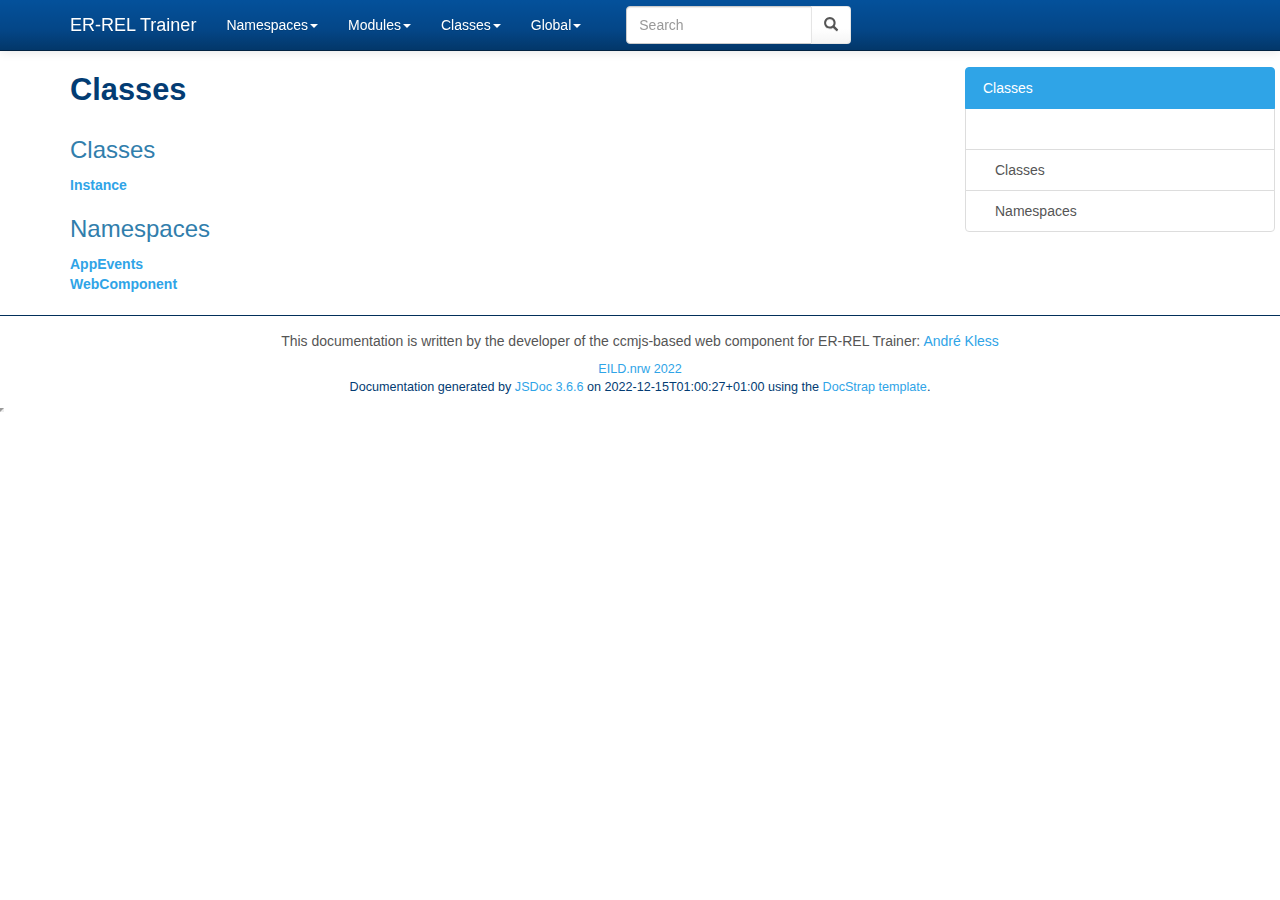
<file: Trainer/ER-REL-Trainer-MongoDB/docs/classes.list.html>
<!DOCTYPE html>

<html lang="en">
<head>
	<meta charset="utf-8">
	<meta name="viewport" content="width=device-width">
	<title>ER-REL Trainer Classes</title>

	<!--[if lt IE 9]>
	<script src="//html5shiv.googlecode.com/svn/trunk/html5.js"></script>
	<![endif]-->
	<link type="text/css" rel="stylesheet" href="styles/sunlight.default.css">

	<link type="text/css" rel="stylesheet" href="styles/site.cerulean.css">

</head>

<body>

<div class="navbar navbar-default navbar-fixed-top navbar-inverse">
<div class="container">
	<div class="navbar-header">
		<a class="navbar-brand" href="index.html">ER-REL Trainer</a>
		<button class="navbar-toggle" type="button" data-toggle="collapse" data-target="#topNavigation">
			<span class="icon-bar"></span>
			<span class="icon-bar"></span>
			<span class="icon-bar"></span>
        </button>
	</div>
	<div class="navbar-collapse collapse" id="topNavigation">
		<ul class="nav navbar-nav">
			
			<li class="dropdown">
				<a href="namespaces.list.html" class="dropdown-toggle" data-toggle="dropdown">Namespaces<b class="caret"></b></a>
				<ul class="dropdown-menu inline">
					<li><a href="AppEvents.html">AppEvents</a></li><li><a href="WebComponent.html">WebComponent</a></li>
				</ul>
			</li>
			
			<li class="dropdown">
				<a href="modules.list.html" class="dropdown-toggle" data-toggle="dropdown">Modules<b class="caret"></b></a>
				<ul class="dropdown-menu inline">
					<li><a href="module-AppConfig.html">AppConfig</a></li><li><a href="module-HTMLTemplates.html">HTMLTemplates</a></li>
				</ul>
			</li>
			
			<li class="dropdown">
				<a href="classes.list.html" class="dropdown-toggle" data-toggle="dropdown">Classes<b class="caret"></b></a>
				<ul class="dropdown-menu inline">
					<li><a href="WebComponent.Instance.html">WebComponent.Instance</a></li>
				</ul>
			</li>
			
			<li class="dropdown">
				<a href="global.html" class="dropdown-toggle" data-toggle="dropdown">Global<b class="caret"></b></a>
				<ul class="dropdown-menu inline">
					<li><a href="global.html">Global</a></li>
				</ul>
			</li>
			
		</ul>
        
            <div class="col-sm-3 col-md-3">
                <form class="navbar-form" role="search">
                    <div class="input-group">
                        <input type="text" class="form-control" placeholder="Search" name="q" id="search-input">
                        <div class="input-group-btn">
                            <button class="btn btn-default" id="search-submit"><i class="glyphicon glyphicon-search"></i></button>
                        </div>
                    </div>
                </form>
            </div>
        
	</div>

</div>
</div>


<div class="container" id="toc-content">
<div class="row">

	
	<div class="col-md-8">
	
		<div id="main">
			

	<h1 class="page-title">Classes</h1>
<section>

<header>
    
        <h2>
        
        </h2>
        
    
</header>


<article>
    <div class="container-overview">
    
        

        
<dl class="details">
    

	

	

	

    

    

    

    

	

	

	

	

	



	

	

	

	
</dl>


        
    
    </div>

    

    

    
        <h3 class="subsection-title">Classes</h3>

        <dl>
            <dt><a href="WebComponent.Instance.html">Instance</a></dt>
            <dd></dd>
        </dl>
    

    

    
        <h3 class="subsection-title">Namespaces</h3>

        <dl>
            <dt><a href="namespaces.html#AppEvents"><a href="AppEvents.html">AppEvents</a></a></dt>
            <dd></dd>
        
            <dt><a href="namespaces.html#WebComponent"><a href="WebComponent.html">WebComponent</a></a></dt>
            <dd></dd>
        </dl>
    

    

    

    

    
</article>

</section>




		</div>
	</div>

	<div class="clearfix"></div>

	
		<div class="col-md-3">
			<div id="toc" class="col-md-3 hidden-xs hidden-sm hidden-md"></div>
		</div>
	

</div>
</div>


    <div class="modal fade" id="searchResults">
      <div class="modal-dialog">
        <div class="modal-content">
          <div class="modal-header">
            <button type="button" class="close" data-dismiss="modal" aria-label="Close"><span aria-hidden="true">&times;</span></button>
            <h4 class="modal-title">Search results</h4>
          </div>
          <div class="modal-body"></div>
          <div class="modal-footer">
            <button type="button" class="btn btn-default" data-dismiss="modal">Close</button>
          </div>
        </div><!-- /.modal-content -->
      </div><!-- /.modal-dialog -->
    </div>


<footer>

	<p style='text-align:center'>This documentation is written by the developer of the ccmjs-based web component for ER-REL Trainer: <a href='mailto:andre.kless@h-brs.de'>André Kless</a></p>


	<span class="copyright">
	<a href='https://github.com/EILD-nrw'>EILD.nrw 2022</a>
	</span>

<span class="jsdoc-message">
	Documentation generated by <a href="https://github.com/jsdoc3/jsdoc">JSDoc 3.6.6</a>
	
		on 2022-12-15T01:00:27+01:00
	
	using the <a href="https://github.com/docstrap/docstrap">DocStrap template</a>.
</span>
</footer>

<script src="scripts/docstrap.lib.js"></script>
<script src="scripts/toc.js"></script>

    <script type="text/javascript" src="scripts/fulltext-search-ui.js"></script>


<script>
$( function () {
	$( "[id*='$']" ).each( function () {
		var $this = $( this );

		$this.attr( "id", $this.attr( "id" ).replace( "$", "__" ) );
	} );

	$( ".tutorial-section pre, .readme-section pre, pre.prettyprint.source" ).each( function () {
		var $this = $( this );

		var example = $this.find( "code" );
		exampleText = example.html();
		var lang = /{@lang (.*?)}/.exec( exampleText );
		if ( lang && lang[1] ) {
			exampleText = exampleText.replace( lang[0], "" );
			example.html( exampleText );
			lang = lang[1];
		} else {
			var langClassMatch = example.parent()[0].className.match(/lang\-(\S+)/);
			lang = langClassMatch ? langClassMatch[1] : "javascript";
		}

		if ( lang ) {

			$this
			.addClass( "sunlight-highlight-" + lang )
			.addClass( "linenums" )
			.html( example.html() );

		}
	} );

	Sunlight.highlightAll( {
		lineNumbers : true,
		showMenu : true,
		enableDoclinks : true
	} );

	$.catchAnchorLinks( {
        navbarOffset: 10
	} );
	$( "#toc" ).toc( {
		anchorName  : function ( i, heading, prefix ) {
			return $( heading ).attr( "id" ) || ( prefix + i );
		},
		selectors   : "#toc-content h1,#toc-content h2,#toc-content h3,#toc-content h4",
		showAndHide : false,
		smoothScrolling: true
	} );

	$( "#main span[id^='toc']" ).addClass( "toc-shim" );
	$( '.dropdown-toggle' ).dropdown();

    $( "table" ).each( function () {
      var $this = $( this );
      $this.addClass('table');
    } );

} );
</script>



<!--Navigation and Symbol Display-->


<!--Google Analytics-->



    <script type="text/javascript">
        $(document).ready(function() {
            SearcherDisplay.init();
        });
    </script>


</body>
</html>
</file>
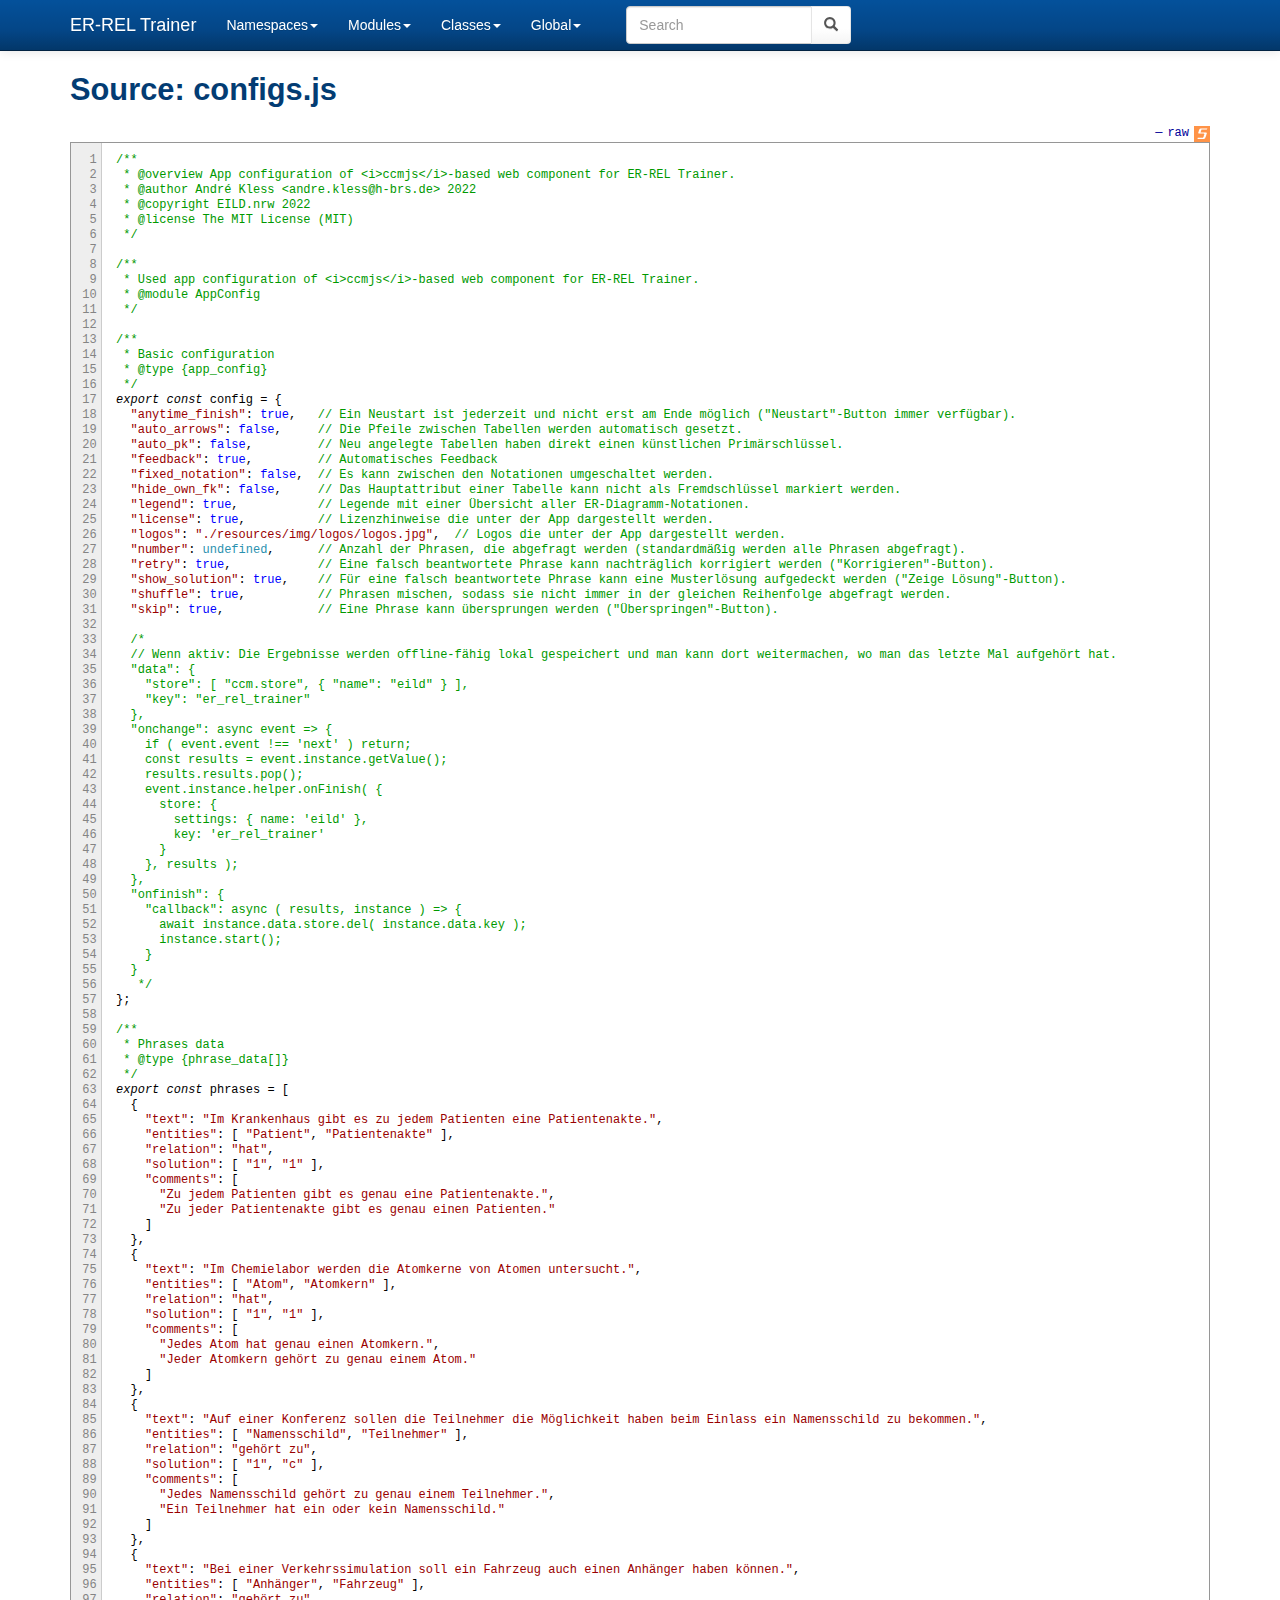
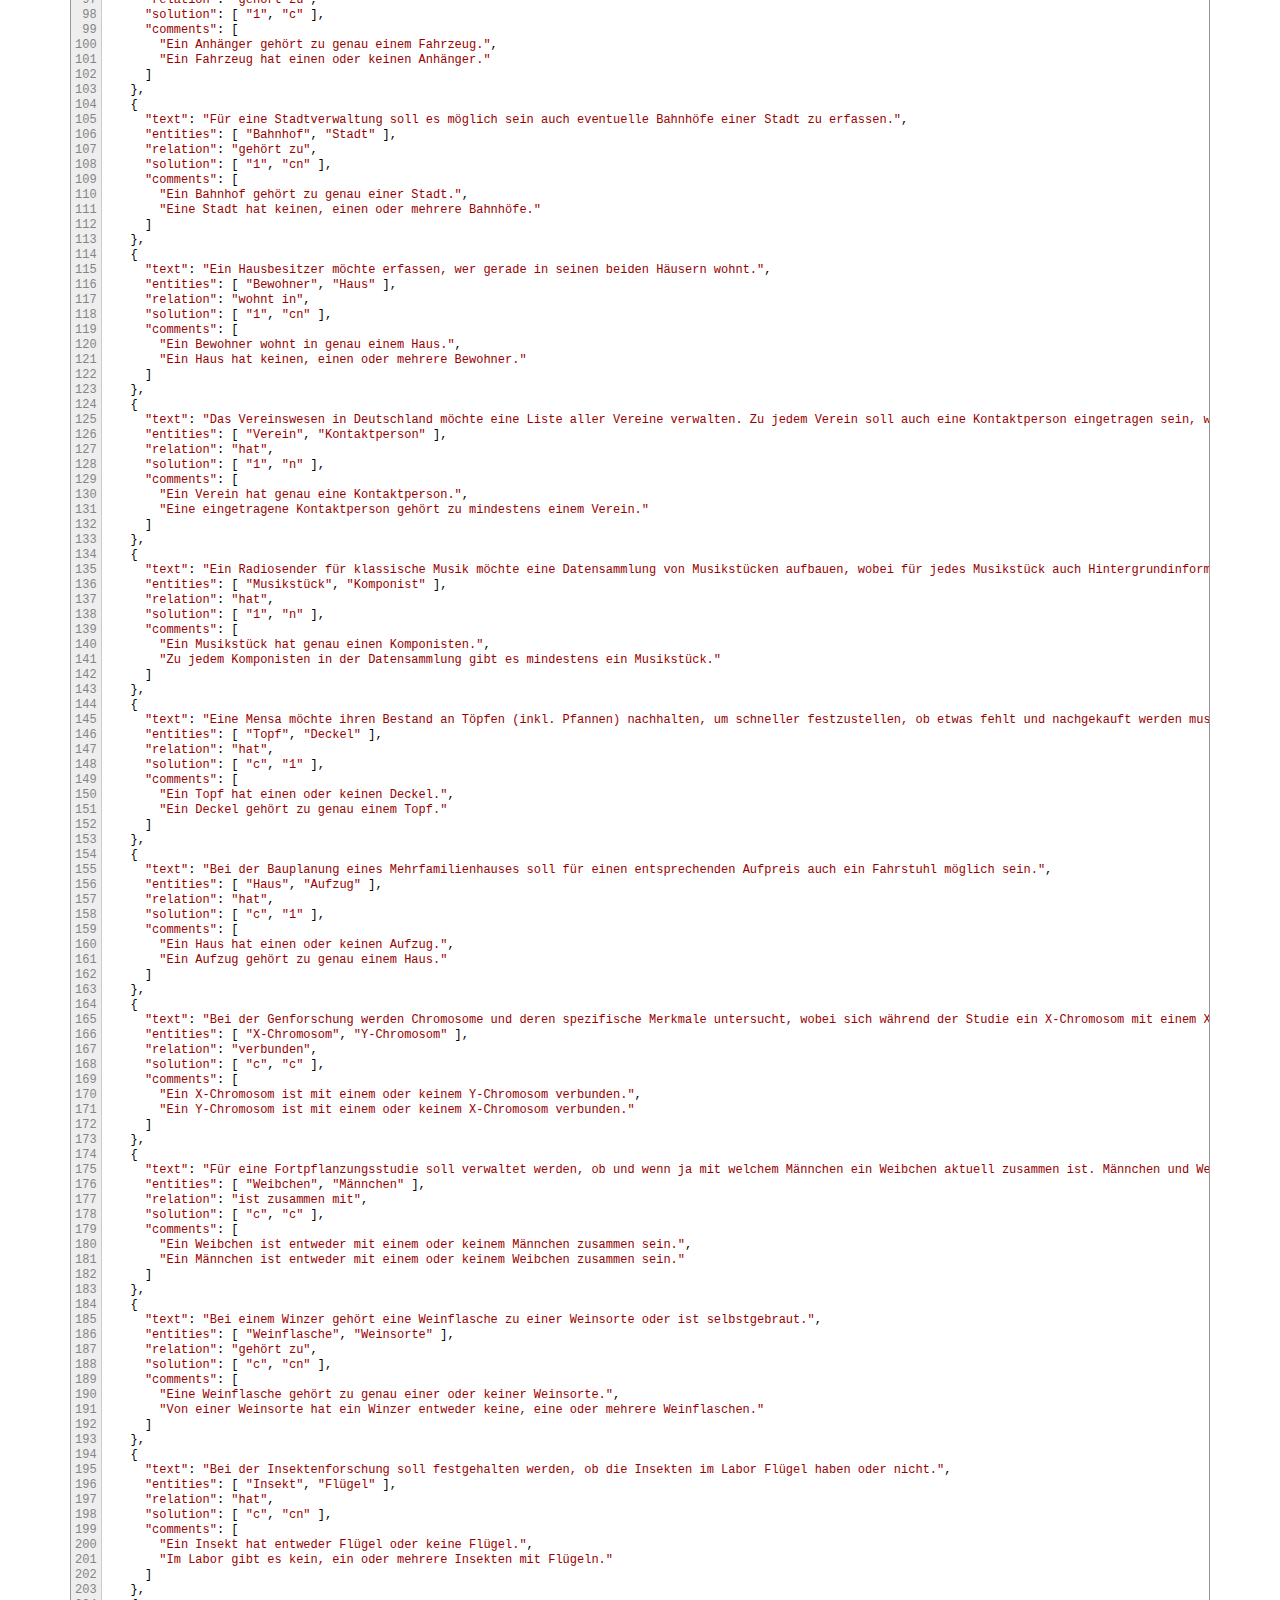
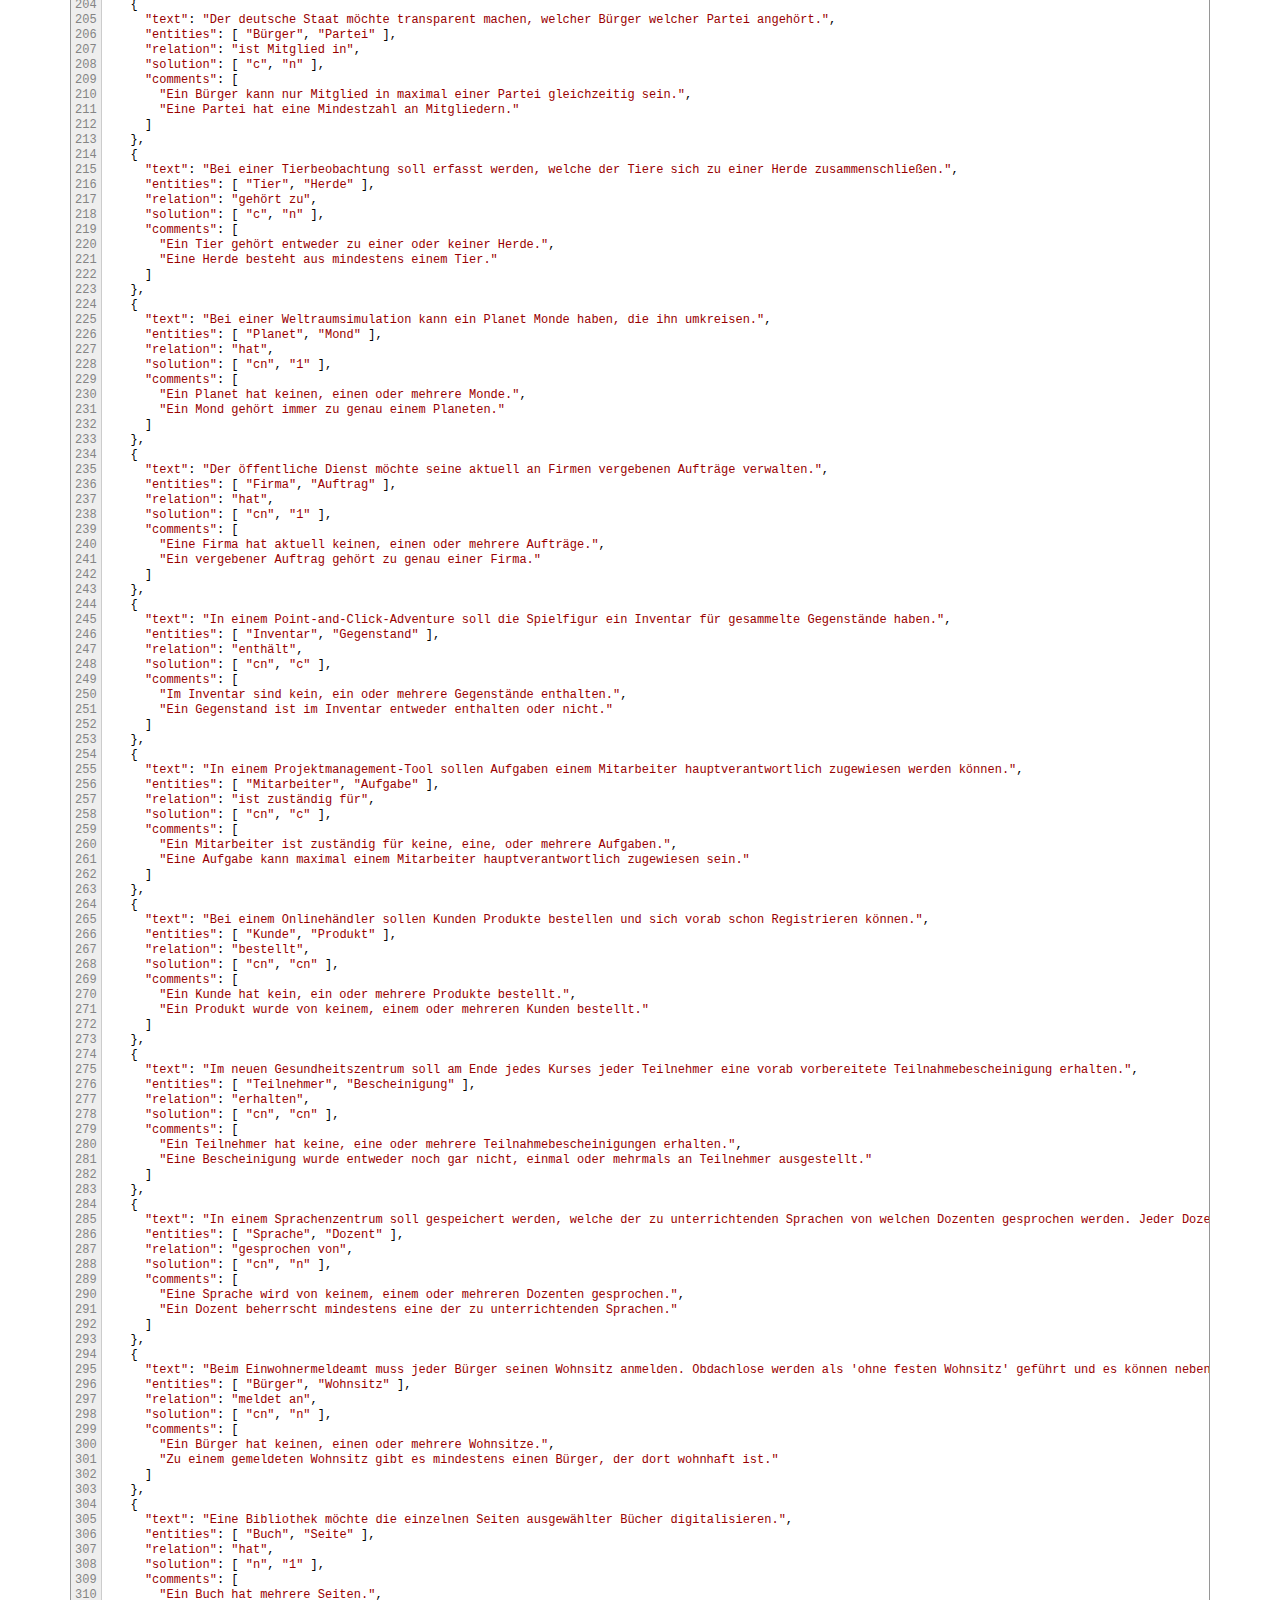
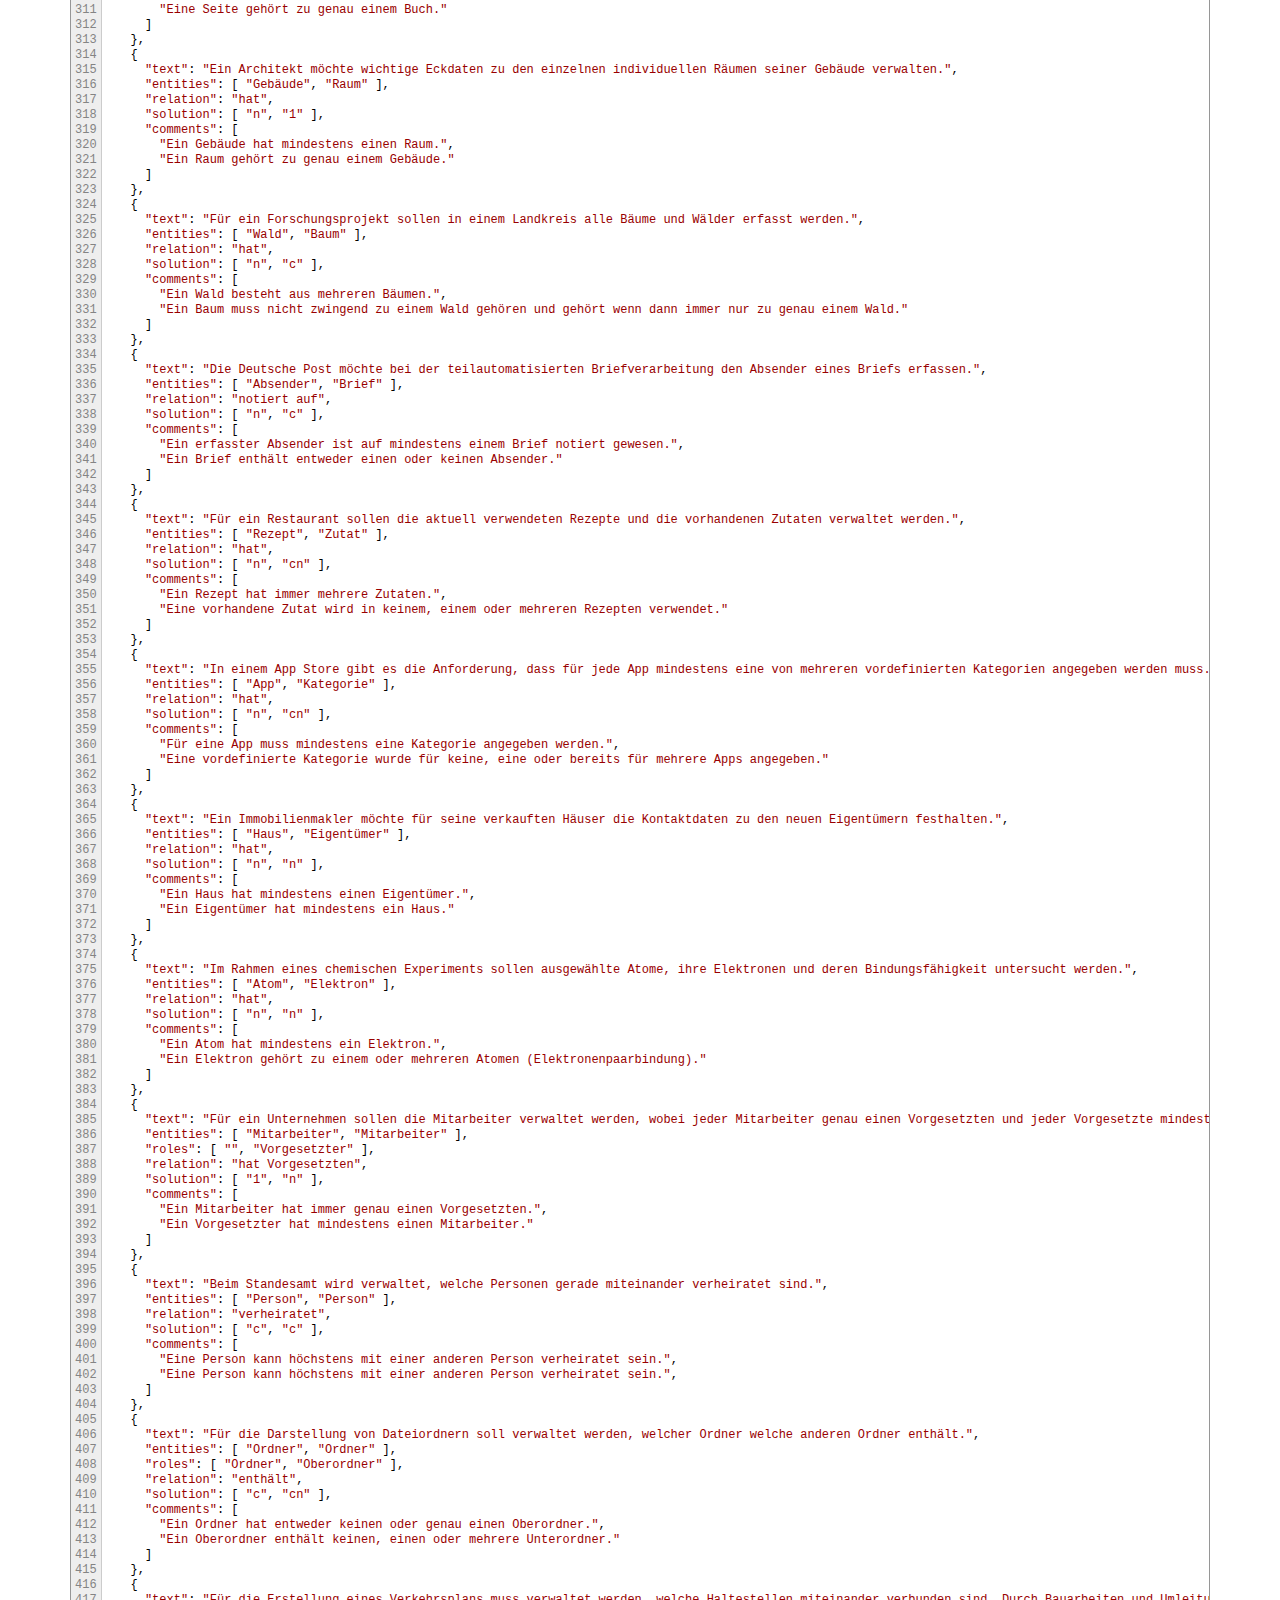
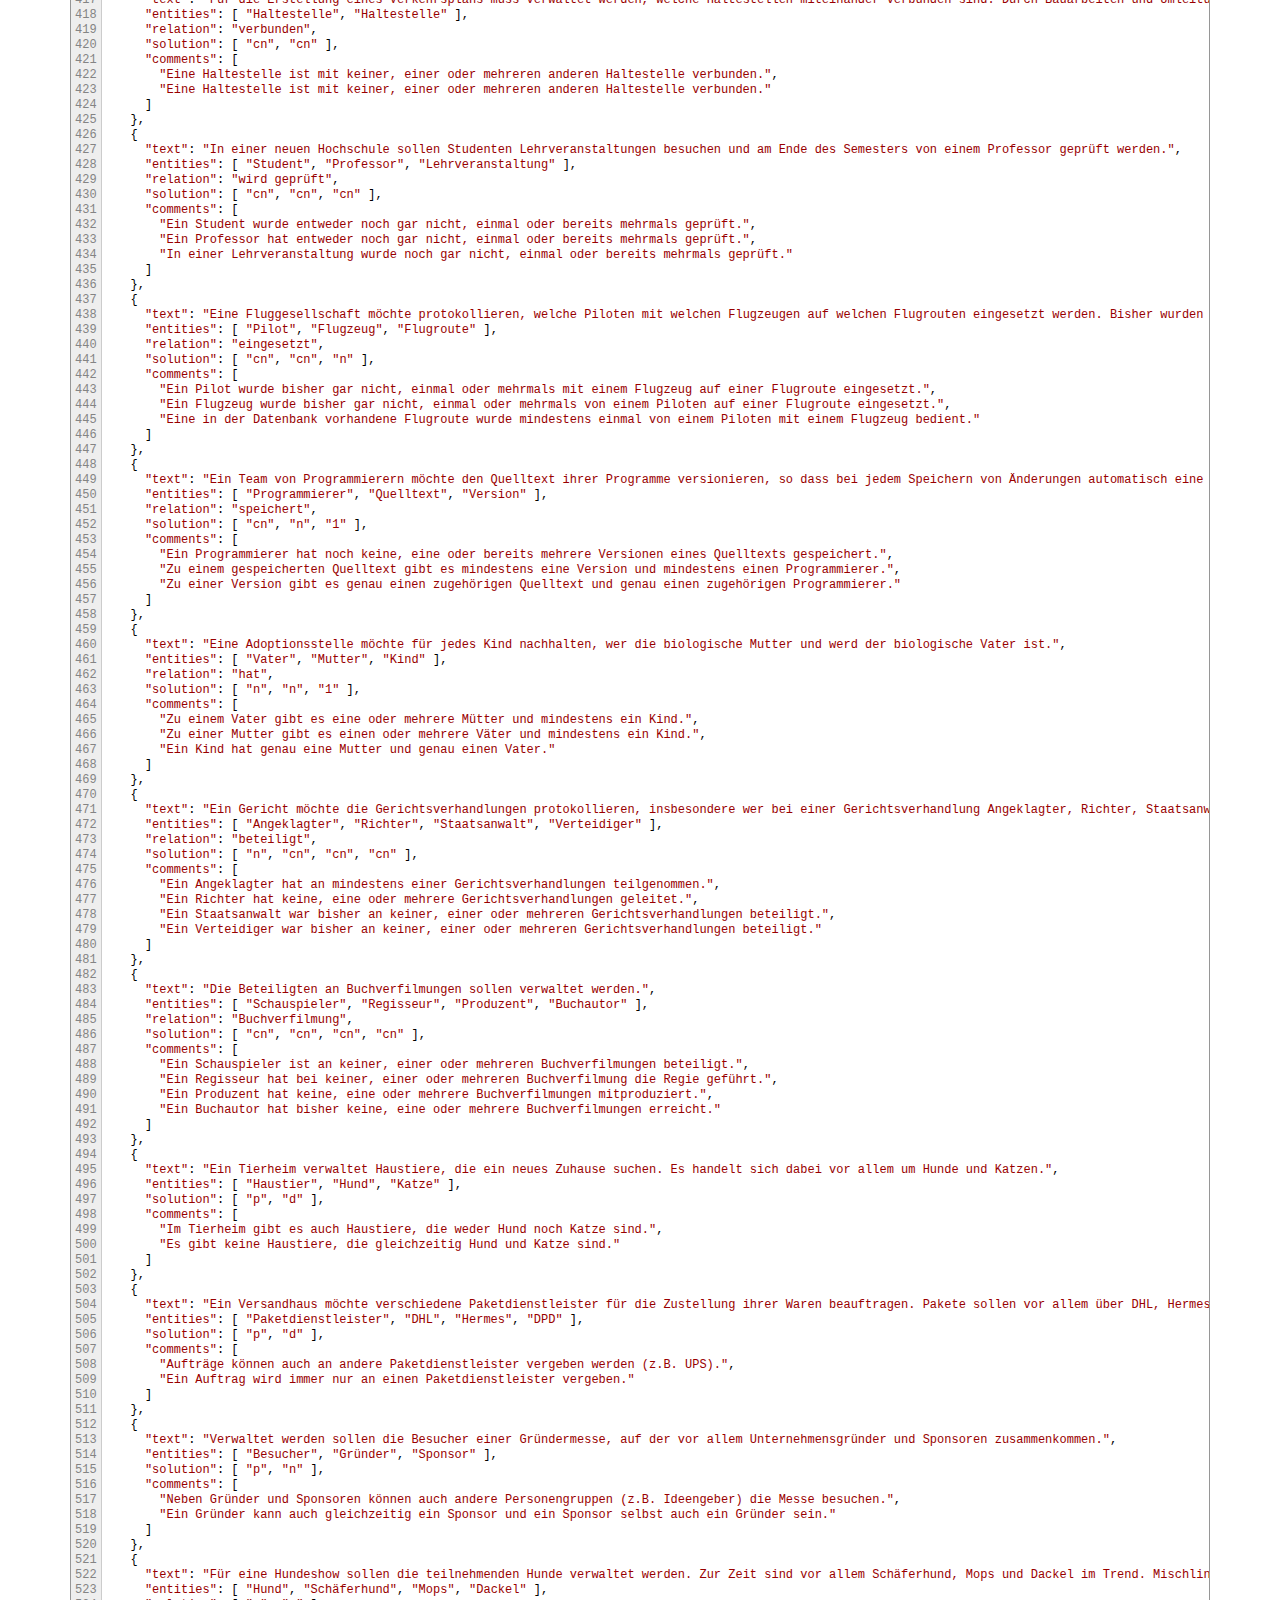
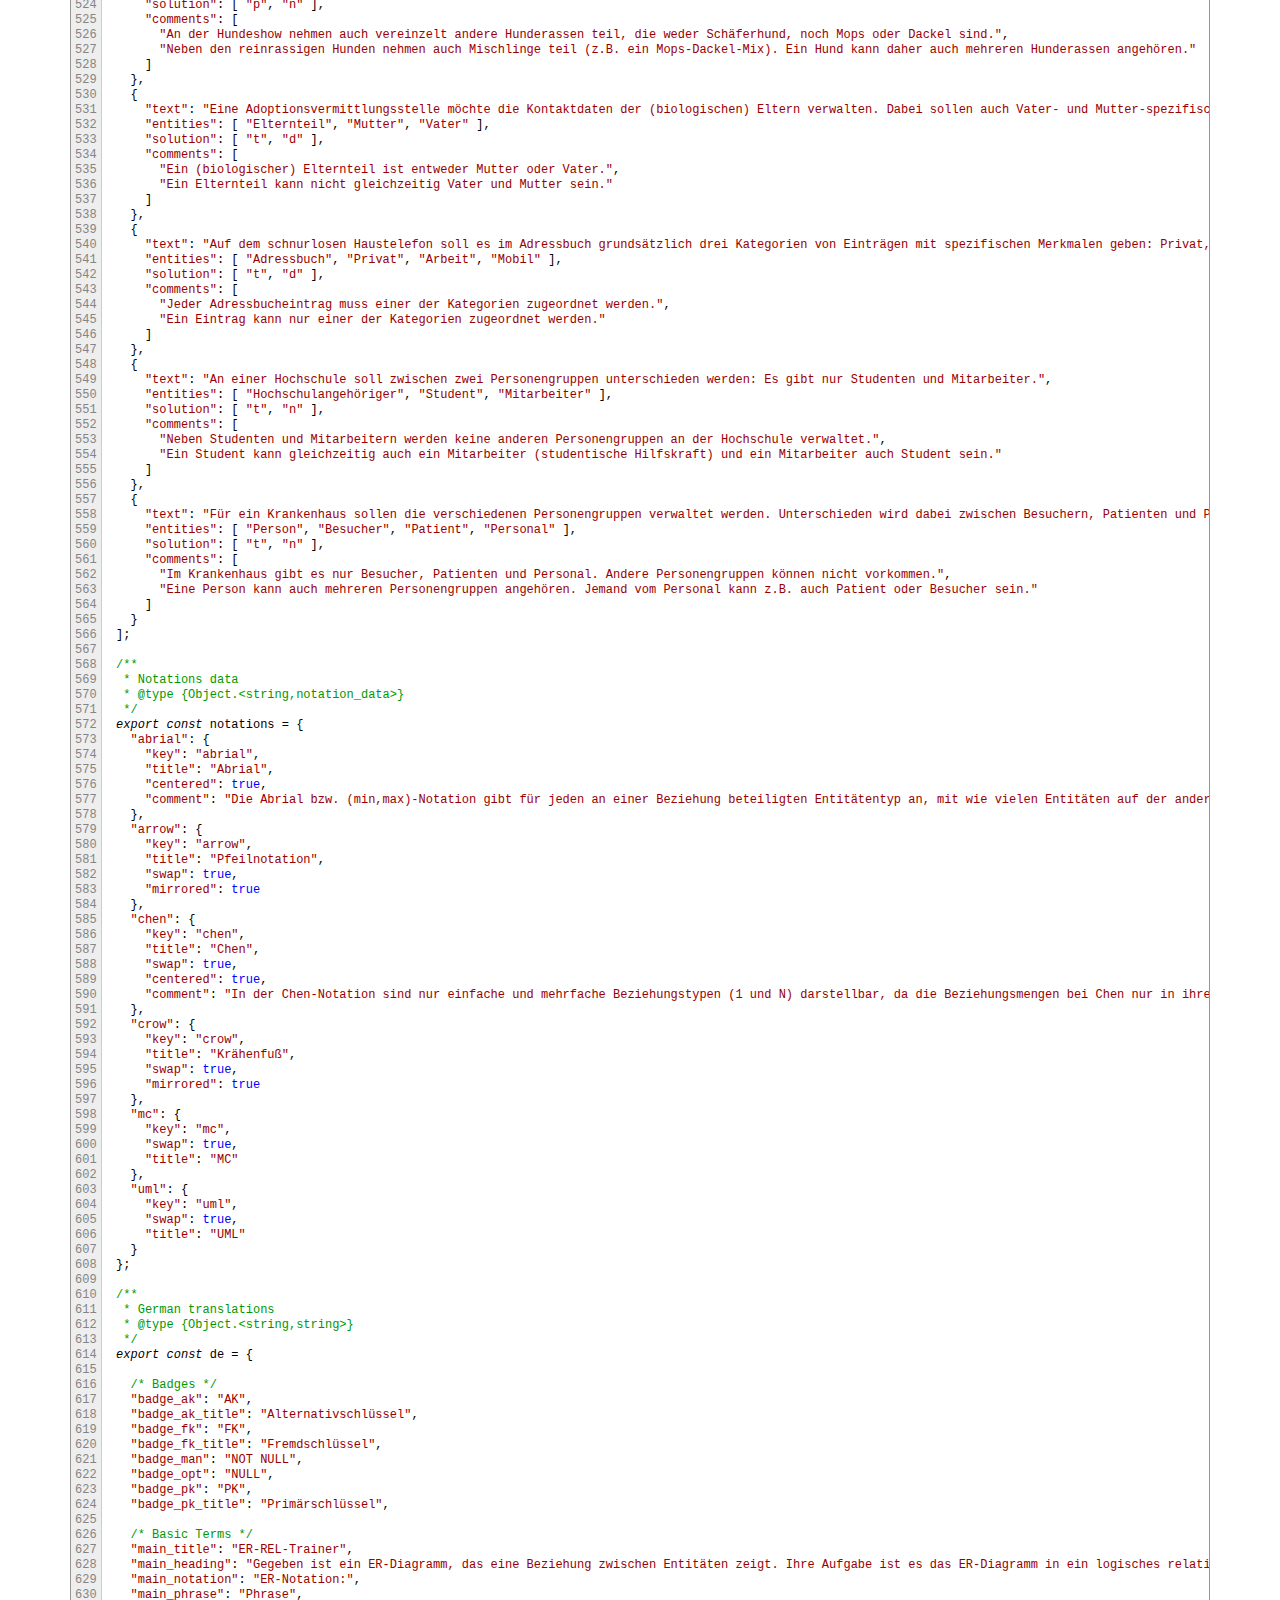
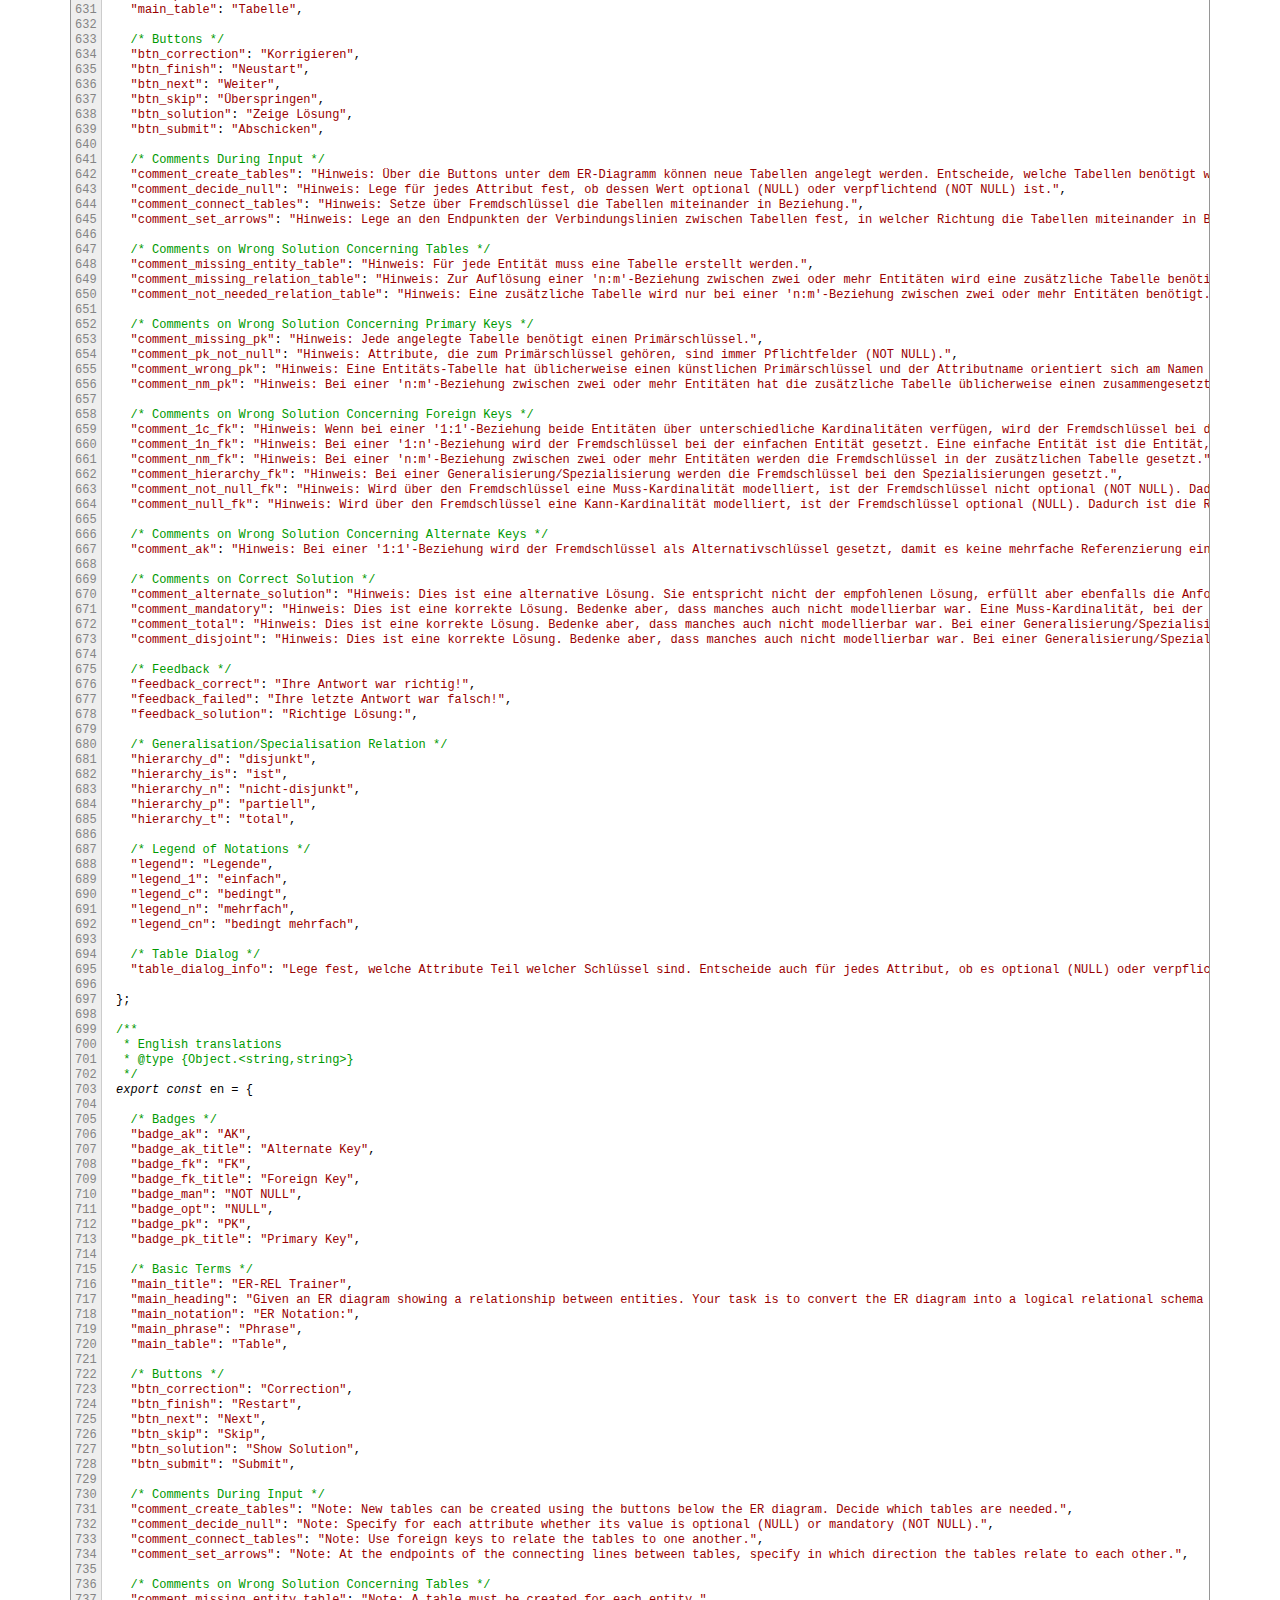
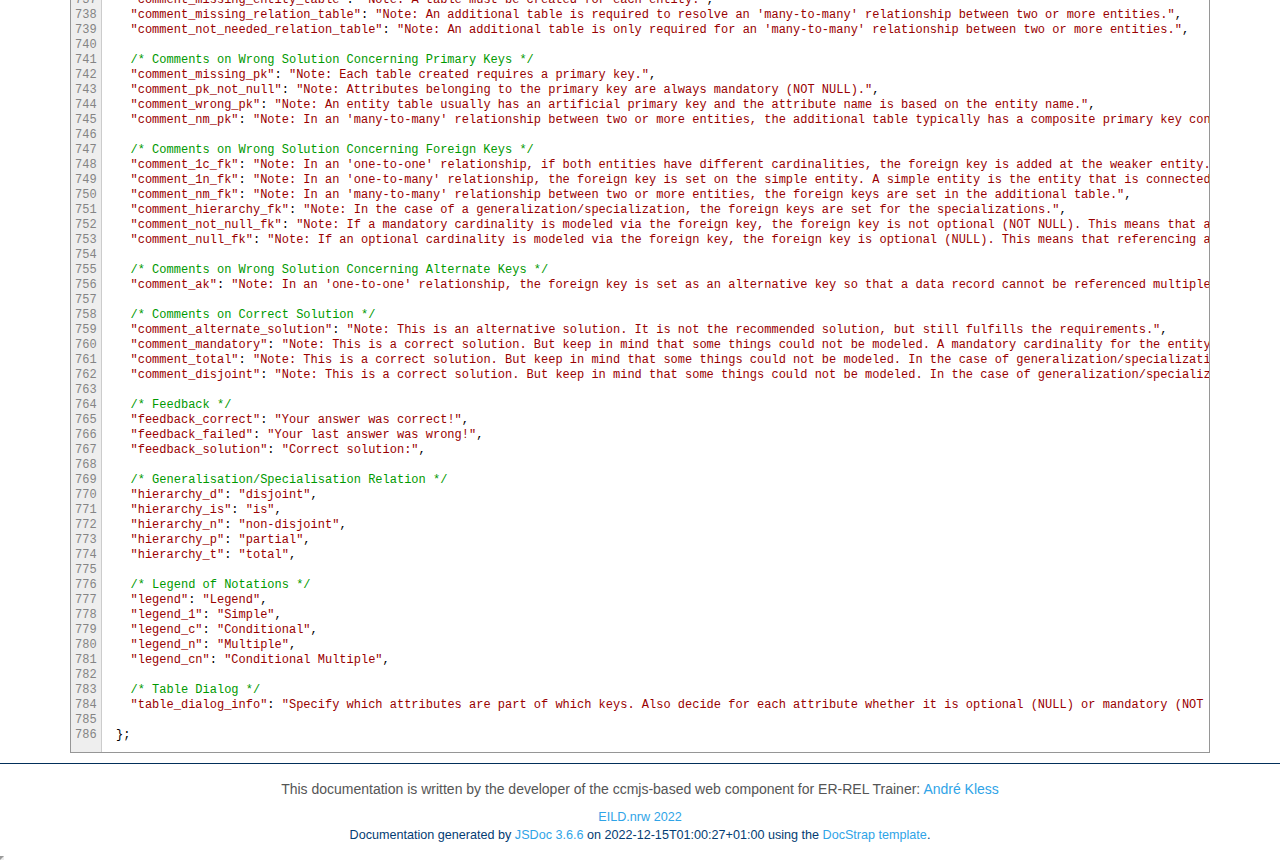
<file: Trainer/ER-REL-Trainer-MongoDB/docs/configs.js.html>
<!DOCTYPE html>

<html lang="en">
<head>
	<meta charset="utf-8">
	<meta name="viewport" content="width=device-width">
	<title>ER-REL Trainer Source: configs.js</title>

	<!--[if lt IE 9]>
	<script src="//html5shiv.googlecode.com/svn/trunk/html5.js"></script>
	<![endif]-->
	<link type="text/css" rel="stylesheet" href="styles/sunlight.default.css">

	<link type="text/css" rel="stylesheet" href="styles/site.cerulean.css">

</head>

<body>

<div class="navbar navbar-default navbar-fixed-top navbar-inverse">
<div class="container">
	<div class="navbar-header">
		<a class="navbar-brand" href="index.html">ER-REL Trainer</a>
		<button class="navbar-toggle" type="button" data-toggle="collapse" data-target="#topNavigation">
			<span class="icon-bar"></span>
			<span class="icon-bar"></span>
			<span class="icon-bar"></span>
        </button>
	</div>
	<div class="navbar-collapse collapse" id="topNavigation">
		<ul class="nav navbar-nav">
			
			<li class="dropdown">
				<a href="namespaces.list.html" class="dropdown-toggle" data-toggle="dropdown">Namespaces<b class="caret"></b></a>
				<ul class="dropdown-menu inline">
					<li><a href="AppEvents.html">AppEvents</a></li><li><a href="WebComponent.html">WebComponent</a></li>
				</ul>
			</li>
			
			<li class="dropdown">
				<a href="modules.list.html" class="dropdown-toggle" data-toggle="dropdown">Modules<b class="caret"></b></a>
				<ul class="dropdown-menu inline">
					<li><a href="module-AppConfig.html">AppConfig</a></li><li><a href="module-HTMLTemplates.html">HTMLTemplates</a></li>
				</ul>
			</li>
			
			<li class="dropdown">
				<a href="classes.list.html" class="dropdown-toggle" data-toggle="dropdown">Classes<b class="caret"></b></a>
				<ul class="dropdown-menu inline">
					<li><a href="WebComponent.Instance.html">WebComponent.Instance</a></li>
				</ul>
			</li>
			
			<li class="dropdown">
				<a href="global.html" class="dropdown-toggle" data-toggle="dropdown">Global<b class="caret"></b></a>
				<ul class="dropdown-menu inline">
					<li><a href="global.html">Global</a></li>
				</ul>
			</li>
			
		</ul>
        
            <div class="col-sm-3 col-md-3">
                <form class="navbar-form" role="search">
                    <div class="input-group">
                        <input type="text" class="form-control" placeholder="Search" name="q" id="search-input">
                        <div class="input-group-btn">
                            <button class="btn btn-default" id="search-submit"><i class="glyphicon glyphicon-search"></i></button>
                        </div>
                    </div>
                </form>
            </div>
        
	</div>

</div>
</div>


<div class="container" id="toc-content">
<div class="row">

	
	<div class="col-md-12">
	
		<div id="main">
			

		<h1 class="page-title">Source: configs.js</h1>
    
<section>
    <article>
        <pre
            class="sunlight-highlight-javascript linenums">/**
 * @overview App configuration of &lt;i>ccmjs&lt;/i>-based web component for ER-REL Trainer.
 * @author André Kless &lt;andre.kless@h-brs.de> 2022
 * @copyright EILD.nrw 2022
 * @license The MIT License (MIT)
 */

/**
 * Used app configuration of &lt;i>ccmjs&lt;/i>-based web component for ER-REL Trainer.
 * @module AppConfig
 */

/**
 * Basic configuration
 * @type {app_config}
 */
export const config = {
  "anytime_finish": true,   // Ein Neustart ist jederzeit und nicht erst am Ende möglich ("Neustart"-Button immer verfügbar).
  "auto_arrows": false,     // Die Pfeile zwischen Tabellen werden automatisch gesetzt.
  "auto_pk": false,         // Neu angelegte Tabellen haben direkt einen künstlichen Primärschlüssel.
  "feedback": true,         // Automatisches Feedback
  "fixed_notation": false,  // Es kann zwischen den Notationen umgeschaltet werden.
  "hide_own_fk": false,     // Das Hauptattribut einer Tabelle kann nicht als Fremdschlüssel markiert werden.
  "legend": true,           // Legende mit einer Übersicht aller ER-Diagramm-Notationen.
  "license": true,          // Lizenzhinweise die unter der App dargestellt werden.
  "logos": "./resources/img/logos/logos.jpg",  // Logos die unter der App dargestellt werden.
  "number": undefined,      // Anzahl der Phrasen, die abgefragt werden (standardmäßig werden alle Phrasen abgefragt).
  "retry": true,            // Eine falsch beantwortete Phrase kann nachträglich korrigiert werden ("Korrigieren"-Button).
  "show_solution": true,    // Für eine falsch beantwortete Phrase kann eine Musterlösung aufgedeckt werden ("Zeige Lösung"-Button).
  "shuffle": true,          // Phrasen mischen, sodass sie nicht immer in der gleichen Reihenfolge abgefragt werden.
  "skip": true,             // Eine Phrase kann übersprungen werden ("Überspringen"-Button).

  /*
  // Wenn aktiv: Die Ergebnisse werden offline-fähig lokal gespeichert und man kann dort weitermachen, wo man das letzte Mal aufgehört hat.
  "data": {
    "store": [ "ccm.store", { "name": "eild" } ],
    "key": "er_rel_trainer"
  },
  "onchange": async event => {
    if ( event.event !== 'next' ) return;
    const results = event.instance.getValue();
    results.results.pop();
    event.instance.helper.onFinish( {
      store: {
        settings: { name: 'eild' },
        key: 'er_rel_trainer'
      }
    }, results );
  },
  "onfinish": {
    "callback": async ( results, instance ) => {
      await instance.data.store.del( instance.data.key );
      instance.start();
    }
  }
   */
};

/**
 * Phrases data
 * @type {phrase_data[]}
 */
export const phrases = [
  {
    "text": "Im Krankenhaus gibt es zu jedem Patienten eine Patientenakte.",
    "entities": [ "Patient", "Patientenakte" ],
    "relation": "hat",
    "solution": [ "1", "1" ],
    "comments": [
      "Zu jedem Patienten gibt es genau eine Patientenakte.",
      "Zu jeder Patientenakte gibt es genau einen Patienten."
    ]
  },
  {
    "text": "Im Chemielabor werden die Atomkerne von Atomen untersucht.",
    "entities": [ "Atom", "Atomkern" ],
    "relation": "hat",
    "solution": [ "1", "1" ],
    "comments": [
      "Jedes Atom hat genau einen Atomkern.",
      "Jeder Atomkern gehört zu genau einem Atom."
    ]
  },
  {
    "text": "Auf einer Konferenz sollen die Teilnehmer die Möglichkeit haben beim Einlass ein Namensschild zu bekommen.",
    "entities": [ "Namensschild", "Teilnehmer" ],
    "relation": "gehört zu",
    "solution": [ "1", "c" ],
    "comments": [
      "Jedes Namensschild gehört zu genau einem Teilnehmer.",
      "Ein Teilnehmer hat ein oder kein Namensschild."
    ]
  },
  {
    "text": "Bei einer Verkehrssimulation soll ein Fahrzeug auch einen Anhänger haben können.",
    "entities": [ "Anhänger", "Fahrzeug" ],
    "relation": "gehört zu",
    "solution": [ "1", "c" ],
    "comments": [
      "Ein Anhänger gehört zu genau einem Fahrzeug.",
      "Ein Fahrzeug hat einen oder keinen Anhänger."
    ]
  },
  {
    "text": "Für eine Stadtverwaltung soll es möglich sein auch eventuelle Bahnhöfe einer Stadt zu erfassen.",
    "entities": [ "Bahnhof", "Stadt" ],
    "relation": "gehört zu",
    "solution": [ "1", "cn" ],
    "comments": [
      "Ein Bahnhof gehört zu genau einer Stadt.",
      "Eine Stadt hat keinen, einen oder mehrere Bahnhöfe."
    ]
  },
  {
    "text": "Ein Hausbesitzer möchte erfassen, wer gerade in seinen beiden Häusern wohnt.",
    "entities": [ "Bewohner", "Haus" ],
    "relation": "wohnt in",
    "solution": [ "1", "cn" ],
    "comments": [
      "Ein Bewohner wohnt in genau einem Haus.",
      "Ein Haus hat keinen, einen oder mehrere Bewohner."
    ]
  },
  {
    "text": "Das Vereinswesen in Deutschland möchte eine Liste aller Vereine verwalten. Zu jedem Verein soll auch eine Kontaktperson eingetragen sein, wobei manche Vereine die gleiche Kontaktperson angeben.",
    "entities": [ "Verein", "Kontaktperson" ],
    "relation": "hat",
    "solution": [ "1", "n" ],
    "comments": [
      "Ein Verein hat genau eine Kontaktperson.",
      "Eine eingetragene Kontaktperson gehört zu mindestens einem Verein."
    ]
  },
  {
    "text": "Ein Radiosender für klassische Musik möchte eine Datensammlung von Musikstücken aufbauen, wobei für jedes Musikstück auch Hintergrundinformationen zum Komponisten abrufbar sein sollen.",
    "entities": [ "Musikstück", "Komponist" ],
    "relation": "hat",
    "solution": [ "1", "n" ],
    "comments": [
      "Ein Musikstück hat genau einen Komponisten.",
      "Zu jedem Komponisten in der Datensammlung gibt es mindestens ein Musikstück."
    ]
  },
  {
    "text": "Eine Mensa möchte ihren Bestand an Töpfen (inkl. Pfannen) nachhalten, um schneller festzustellen, ob etwas fehlt und nachgekauft werden muss. Die Deckel sollen separat erfasst werden, da diese auch einzeln nachbestellbar sind. Zu jedem Topf gibt es einen Deckel, es gibt allerdings auch Töpfe ohne Deckel (z.B. Wok).",
    "entities": [ "Topf", "Deckel" ],
    "relation": "hat",
    "solution": [ "c", "1" ],
    "comments": [
      "Ein Topf hat einen oder keinen Deckel.",
      "Ein Deckel gehört zu genau einem Topf."
    ]
  },
  {
    "text": "Bei der Bauplanung eines Mehrfamilienhauses soll für einen entsprechenden Aufpreis auch ein Fahrstuhl möglich sein.",
    "entities": [ "Haus", "Aufzug" ],
    "relation": "hat",
    "solution": [ "c", "1" ],
    "comments": [
      "Ein Haus hat einen oder keinen Aufzug.",
      "Ein Aufzug gehört zu genau einem Haus."
    ]
  },
  {
    "text": "Bei der Genforschung werden Chromosome und deren spezifische Merkmale untersucht, wobei sich während der Studie ein X-Chromosom mit einem X- oder Y-Chromosom verbinden kann und ein Y-Chromosom nur mit einem X-Chromosom.",
    "entities": [ "X-Chromosom", "Y-Chromosom" ],
    "relation": "verbunden",
    "solution": [ "c", "c" ],
    "comments": [
      "Ein X-Chromosom ist mit einem oder keinem Y-Chromosom verbunden.",
      "Ein Y-Chromosom ist mit einem oder keinem X-Chromosom verbunden."
    ]
  },
  {
    "text": "Für eine Fortpflanzungsstudie soll verwaltet werden, ob und wenn ja mit welchem Männchen ein Weibchen aktuell zusammen ist. Männchen und Weibchen der untersuchten Tierart haben nie mehrere Partner gleichzeitig.",
    "entities": [ "Weibchen", "Männchen" ],
    "relation": "ist zusammen mit",
    "solution": [ "c", "c" ],
    "comments": [
      "Ein Weibchen ist entweder mit einem oder keinem Männchen zusammen sein.",
      "Ein Männchen ist entweder mit einem oder keinem Weibchen zusammen sein."
    ]
  },
  {
    "text": "Bei einem Winzer gehört eine Weinflasche zu einer Weinsorte oder ist selbstgebraut.",
    "entities": [ "Weinflasche", "Weinsorte" ],
    "relation": "gehört zu",
    "solution": [ "c", "cn" ],
    "comments": [
      "Eine Weinflasche gehört zu genau einer oder keiner Weinsorte.",
      "Von einer Weinsorte hat ein Winzer entweder keine, eine oder mehrere Weinflaschen."
    ]
  },
  {
    "text": "Bei der Insektenforschung soll festgehalten werden, ob die Insekten im Labor Flügel haben oder nicht.",
    "entities": [ "Insekt", "Flügel" ],
    "relation": "hat",
    "solution": [ "c", "cn" ],
    "comments": [
      "Ein Insekt hat entweder Flügel oder keine Flügel.",
      "Im Labor gibt es kein, ein oder mehrere Insekten mit Flügeln."
    ]
  },
  {
    "text": "Der deutsche Staat möchte transparent machen, welcher Bürger welcher Partei angehört.",
    "entities": [ "Bürger", "Partei" ],
    "relation": "ist Mitglied in",
    "solution": [ "c", "n" ],
    "comments": [
      "Ein Bürger kann nur Mitglied in maximal einer Partei gleichzeitig sein.",
      "Eine Partei hat eine Mindestzahl an Mitgliedern."
    ]
  },
  {
    "text": "Bei einer Tierbeobachtung soll erfasst werden, welche der Tiere sich zu einer Herde zusammenschließen.",
    "entities": [ "Tier", "Herde" ],
    "relation": "gehört zu",
    "solution": [ "c", "n" ],
    "comments": [
      "Ein Tier gehört entweder zu einer oder keiner Herde.",
      "Eine Herde besteht aus mindestens einem Tier."
    ]
  },
  {
    "text": "Bei einer Weltraumsimulation kann ein Planet Monde haben, die ihn umkreisen.",
    "entities": [ "Planet", "Mond" ],
    "relation": "hat",
    "solution": [ "cn", "1" ],
    "comments": [
      "Ein Planet hat keinen, einen oder mehrere Monde.",
      "Ein Mond gehört immer zu genau einem Planeten."
    ]
  },
  {
    "text": "Der öffentliche Dienst möchte seine aktuell an Firmen vergebenen Aufträge verwalten.",
    "entities": [ "Firma", "Auftrag" ],
    "relation": "hat",
    "solution": [ "cn", "1" ],
    "comments": [
      "Eine Firma hat aktuell keinen, einen oder mehrere Aufträge.",
      "Ein vergebener Auftrag gehört zu genau einer Firma."
    ]
  },
  {
    "text": "In einem Point-and-Click-Adventure soll die Spielfigur ein Inventar für gesammelte Gegenstände haben.",
    "entities": [ "Inventar", "Gegenstand" ],
    "relation": "enthält",
    "solution": [ "cn", "c" ],
    "comments": [
      "Im Inventar sind kein, ein oder mehrere Gegenstände enthalten.",
      "Ein Gegenstand ist im Inventar entweder enthalten oder nicht."
    ]
  },
  {
    "text": "In einem Projektmanagement-Tool sollen Aufgaben einem Mitarbeiter hauptverantwortlich zugewiesen werden können.",
    "entities": [ "Mitarbeiter", "Aufgabe" ],
    "relation": "ist zuständig für",
    "solution": [ "cn", "c" ],
    "comments": [
      "Ein Mitarbeiter ist zuständig für keine, eine, oder mehrere Aufgaben.",
      "Eine Aufgabe kann maximal einem Mitarbeiter hauptverantwortlich zugewiesen sein."
    ]
  },
  {
    "text": "Bei einem Onlinehändler sollen Kunden Produkte bestellen und sich vorab schon Registrieren können.",
    "entities": [ "Kunde", "Produkt" ],
    "relation": "bestellt",
    "solution": [ "cn", "cn" ],
    "comments": [
      "Ein Kunde hat kein, ein oder mehrere Produkte bestellt.",
      "Ein Produkt wurde von keinem, einem oder mehreren Kunden bestellt."
    ]
  },
  {
    "text": "Im neuen Gesundheitszentrum soll am Ende jedes Kurses jeder Teilnehmer eine vorab vorbereitete Teilnahmebescheinigung erhalten.",
    "entities": [ "Teilnehmer", "Bescheinigung" ],
    "relation": "erhalten",
    "solution": [ "cn", "cn" ],
    "comments": [
      "Ein Teilnehmer hat keine, eine oder mehrere Teilnahmebescheinigungen erhalten.",
      "Eine Bescheinigung wurde entweder noch gar nicht, einmal oder mehrmals an Teilnehmer ausgestellt."
    ]
  },
  {
    "text": "In einem Sprachenzentrum soll gespeichert werden, welche der zu unterrichtenden Sprachen von welchen Dozenten gesprochen werden. Jeder Dozent beherrscht mindestens eine der Sprachen, zeitweise kann es aber passieren, dass es zu einer Sprachen keinen Dozenten gibt.",
    "entities": [ "Sprache", "Dozent" ],
    "relation": "gesprochen von",
    "solution": [ "cn", "n" ],
    "comments": [
      "Eine Sprache wird von keinem, einem oder mehreren Dozenten gesprochen.",
      "Ein Dozent beherrscht mindestens eine der zu unterrichtenden Sprachen."
    ]
  },
  {
    "text": "Beim Einwohnermeldeamt muss jeder Bürger seinen Wohnsitz anmelden. Obdachlose werden als 'ohne festen Wohnsitz' geführt und es können neben dem Hauptwohnsitz auch weitere Nebenwohnsitze gemeldet werden.",
    "entities": [ "Bürger", "Wohnsitz" ],
    "relation": "meldet an",
    "solution": [ "cn", "n" ],
    "comments": [
      "Ein Bürger hat keinen, einen oder mehrere Wohnsitze.",
      "Zu einem gemeldeten Wohnsitz gibt es mindestens einen Bürger, der dort wohnhaft ist."
    ]
  },
  {
    "text": "Eine Bibliothek möchte die einzelnen Seiten ausgewählter Bücher digitalisieren.",
    "entities": [ "Buch", "Seite" ],
    "relation": "hat",
    "solution": [ "n", "1" ],
    "comments": [
      "Ein Buch hat mehrere Seiten.",
      "Eine Seite gehört zu genau einem Buch."
    ]
  },
  {
    "text": "Ein Architekt möchte wichtige Eckdaten zu den einzelnen individuellen Räumen seiner Gebäude verwalten.",
    "entities": [ "Gebäude", "Raum" ],
    "relation": "hat",
    "solution": [ "n", "1" ],
    "comments": [
      "Ein Gebäude hat mindestens einen Raum.",
      "Ein Raum gehört zu genau einem Gebäude."
    ]
  },
  {
    "text": "Für ein Forschungsprojekt sollen in einem Landkreis alle Bäume und Wälder erfasst werden.",
    "entities": [ "Wald", "Baum" ],
    "relation": "hat",
    "solution": [ "n", "c" ],
    "comments": [
      "Ein Wald besteht aus mehreren Bäumen.",
      "Ein Baum muss nicht zwingend zu einem Wald gehören und gehört wenn dann immer nur zu genau einem Wald."
    ]
  },
  {
    "text": "Die Deutsche Post möchte bei der teilautomatisierten Briefverarbeitung den Absender eines Briefs erfassen.",
    "entities": [ "Absender", "Brief" ],
    "relation": "notiert auf",
    "solution": [ "n", "c" ],
    "comments": [
      "Ein erfasster Absender ist auf mindestens einem Brief notiert gewesen.",
      "Ein Brief enthält entweder einen oder keinen Absender."
    ]
  },
  {
    "text": "Für ein Restaurant sollen die aktuell verwendeten Rezepte und die vorhandenen Zutaten verwaltet werden.",
    "entities": [ "Rezept", "Zutat" ],
    "relation": "hat",
    "solution": [ "n", "cn" ],
    "comments": [
      "Ein Rezept hat immer mehrere Zutaten.",
      "Eine vorhandene Zutat wird in keinem, einem oder mehreren Rezepten verwendet."
    ]
  },
  {
    "text": "In einem App Store gibt es die Anforderung, dass für jede App mindestens eine von mehreren vordefinierten Kategorien angegeben werden muss.",
    "entities": [ "App", "Kategorie" ],
    "relation": "hat",
    "solution": [ "n", "cn" ],
    "comments": [
      "Für eine App muss mindestens eine Kategorie angegeben werden.",
      "Eine vordefinierte Kategorie wurde für keine, eine oder bereits für mehrere Apps angegeben."
    ]
  },
  {
    "text": "Ein Immobilienmakler möchte für seine verkauften Häuser die Kontaktdaten zu den neuen Eigentümern festhalten.",
    "entities": [ "Haus", "Eigentümer" ],
    "relation": "hat",
    "solution": [ "n", "n" ],
    "comments": [
      "Ein Haus hat mindestens einen Eigentümer.",
      "Ein Eigentümer hat mindestens ein Haus."
    ]
  },
  {
    "text": "Im Rahmen eines chemischen Experiments sollen ausgewählte Atome, ihre Elektronen und deren Bindungsfähigkeit untersucht werden.",
    "entities": [ "Atom", "Elektron" ],
    "relation": "hat",
    "solution": [ "n", "n" ],
    "comments": [
      "Ein Atom hat mindestens ein Elektron.",
      "Ein Elektron gehört zu einem oder mehreren Atomen (Elektronenpaarbindung)."
    ]
  },
  {
    "text": "Für ein Unternehmen sollen die Mitarbeiter verwaltet werden, wobei jeder Mitarbeiter genau einen Vorgesetzten und jeder Vorgesetzte mindestens einen Mitarbeiter haben soll.",
    "entities": [ "Mitarbeiter", "Mitarbeiter" ],
    "roles": [ "", "Vorgesetzter" ],
    "relation": "hat Vorgesetzten",
    "solution": [ "1", "n" ],
    "comments": [
      "Ein Mitarbeiter hat immer genau einen Vorgesetzten.",
      "Ein Vorgesetzter hat mindestens einen Mitarbeiter."
    ]
  },
  {
    "text": "Beim Standesamt wird verwaltet, welche Personen gerade miteinander verheiratet sind.",
    "entities": [ "Person", "Person" ],
    "relation": "verheiratet",
    "solution": [ "c", "c" ],
    "comments": [
      "Eine Person kann höchstens mit einer anderen Person verheiratet sein.",
      "Eine Person kann höchstens mit einer anderen Person verheiratet sein.",
    ]
  },
  {
    "text": "Für die Darstellung von Dateiordnern soll verwaltet werden, welcher Ordner welche anderen Ordner enthält.",
    "entities": [ "Ordner", "Ordner" ],
    "roles": [ "Ordner", "Oberordner" ],
    "relation": "enthält",
    "solution": [ "c", "cn" ],
    "comments": [
      "Ein Ordner hat entweder keinen oder genau einen Oberordner.",
      "Ein Oberordner enthält keinen, einen oder mehrere Unterordner."
    ]
  },
  {
    "text": "Für die Erstellung eines Verkehrsplans muss verwaltet werden, welche Haltestellen miteinander verbunden sind. Durch Bauarbeiten und Umleitungen kann es zeitweise vorkommen, dass eine Haltestelle nicht angefahren wird.",
    "entities": [ "Haltestelle", "Haltestelle" ],
    "relation": "verbunden",
    "solution": [ "cn", "cn" ],
    "comments": [
      "Eine Haltestelle ist mit keiner, einer oder mehreren anderen Haltestelle verbunden.",
      "Eine Haltestelle ist mit keiner, einer oder mehreren anderen Haltestelle verbunden."
    ]
  },
  {
    "text": "In einer neuen Hochschule sollen Studenten Lehrveranstaltungen besuchen und am Ende des Semesters von einem Professor geprüft werden.",
    "entities": [ "Student", "Professor", "Lehrveranstaltung" ],
    "relation": "wird geprüft",
    "solution": [ "cn", "cn", "cn" ],
    "comments": [
      "Ein Student wurde entweder noch gar nicht, einmal oder bereits mehrmals geprüft.",
      "Ein Professor hat entweder noch gar nicht, einmal oder bereits mehrmals geprüft.",
      "In einer Lehrveranstaltung wurde noch gar nicht, einmal oder bereits mehrmals geprüft."
    ]
  },
  {
    "text": "Eine Fluggesellschaft möchte protokollieren, welche Piloten mit welchen Flugzeugen auf welchen Flugrouten eingesetzt werden. Bisher wurden im System nur Piloten und Flugzeuge verwaltet, für das Protokoll nun auch Flugrouten.",
    "entities": [ "Pilot", "Flugzeug", "Flugroute" ],
    "relation": "eingesetzt",
    "solution": [ "cn", "cn", "n" ],
    "comments": [
      "Ein Pilot wurde bisher gar nicht, einmal oder mehrmals mit einem Flugzeug auf einer Flugroute eingesetzt.",
      "Ein Flugzeug wurde bisher gar nicht, einmal oder mehrmals von einem Piloten auf einer Flugroute eingesetzt.",
      "Eine in der Datenbank vorhandene Flugroute wurde mindestens einmal von einem Piloten mit einem Flugzeug bedient."
    ]
  },
  {
    "text": "Ein Team von Programmierern möchte den Quelltext ihrer Programme versionieren, so dass bei jedem Speichern von Änderungen automatisch eine neue Version vom Quelltext separat gespeichert wird.",
    "entities": [ "Programmierer", "Quelltext", "Version" ],
    "relation": "speichert",
    "solution": [ "cn", "n", "1" ],
    "comments": [
      "Ein Programmierer hat noch keine, eine oder bereits mehrere Versionen eines Quelltexts gespeichert.",
      "Zu einem gespeicherten Quelltext gibt es mindestens eine Version und mindestens einen Programmierer.",
      "Zu einer Version gibt es genau einen zugehörigen Quelltext und genau einen zugehörigen Programmierer."
    ]
  },
  {
    "text": "Eine Adoptionsstelle möchte für jedes Kind nachhalten, wer die biologische Mutter und werd der biologische Vater ist.",
    "entities": [ "Vater", "Mutter", "Kind" ],
    "relation": "hat",
    "solution": [ "n", "n", "1" ],
    "comments": [
      "Zu einem Vater gibt es eine oder mehrere Mütter und mindestens ein Kind.",
      "Zu einer Mutter gibt es einen oder mehrere Väter und mindestens ein Kind.",
      "Ein Kind hat genau eine Mutter und genau einen Vater."
    ]
  },
  {
    "text": "Ein Gericht möchte die Gerichtsverhandlungen protokollieren, insbesondere wer bei einer Gerichtsverhandlung Angeklagter, Richter, Staatsanwalt und Verteidiger ist. Im System werden auch Richter und Staatsanwälte und Verteidiger verwaltet, die noch an keiner Gerichtsverhandlung teilgenommen haben.",
    "entities": [ "Angeklagter", "Richter", "Staatsanwalt", "Verteidiger" ],
    "relation": "beteiligt",
    "solution": [ "n", "cn", "cn", "cn" ],
    "comments": [
      "Ein Angeklagter hat an mindestens einer Gerichtsverhandlungen teilgenommen.",
      "Ein Richter hat keine, eine oder mehrere Gerichtsverhandlungen geleitet.",
      "Ein Staatsanwalt war bisher an keiner, einer oder mehreren Gerichtsverhandlungen beteiligt.",
      "Ein Verteidiger war bisher an keiner, einer oder mehreren Gerichtsverhandlungen beteiligt."
    ]
  },
  {
    "text": "Die Beteiligten an Buchverfilmungen sollen verwaltet werden.",
    "entities": [ "Schauspieler", "Regisseur", "Produzent", "Buchautor" ],
    "relation": "Buchverfilmung",
    "solution": [ "cn", "cn", "cn", "cn" ],
    "comments": [
      "Ein Schauspieler ist an keiner, einer oder mehreren Buchverfilmungen beteiligt.",
      "Ein Regisseur hat bei keiner, einer oder mehreren Buchverfilmung die Regie geführt.",
      "Ein Produzent hat keine, eine oder mehrere Buchverfilmungen mitproduziert.",
      "Ein Buchautor hat bisher keine, eine oder mehrere Buchverfilmungen erreicht."
    ]
  },
  {
    "text": "Ein Tierheim verwaltet Haustiere, die ein neues Zuhause suchen. Es handelt sich dabei vor allem um Hunde und Katzen.",
    "entities": [ "Haustier", "Hund", "Katze" ],
    "solution": [ "p", "d" ],
    "comments": [
      "Im Tierheim gibt es auch Haustiere, die weder Hund noch Katze sind.",
      "Es gibt keine Haustiere, die gleichzeitig Hund und Katze sind."
    ]
  },
  {
    "text": "Ein Versandhaus möchte verschiedene Paketdienstleister für die Zustellung ihrer Waren beauftragen. Pakete sollen vor allem über DHL, Hermes oder DPD versendet werden.",
    "entities": [ "Paketdienstleister", "DHL", "Hermes", "DPD" ],
    "solution": [ "p", "d" ],
    "comments": [
      "Aufträge können auch an andere Paketdienstleister vergeben werden (z.B. UPS).",
      "Ein Auftrag wird immer nur an einen Paketdienstleister vergeben."
    ]
  },
  {
    "text": "Verwaltet werden sollen die Besucher einer Gründermesse, auf der vor allem Unternehmensgründer und Sponsoren zusammenkommen.",
    "entities": [ "Besucher", "Gründer", "Sponsor" ],
    "solution": [ "p", "n" ],
    "comments": [
      "Neben Gründer und Sponsoren können auch andere Personengruppen (z.B. Ideengeber) die Messe besuchen.",
      "Ein Gründer kann auch gleichzeitig ein Sponsor und ein Sponsor selbst auch ein Gründer sein."
    ]
  },
  {
    "text": "Für eine Hundeshow sollen die teilnehmenden Hunde verwaltet werden. Zur Zeit sind vor allem Schäferhund, Mops und Dackel im Trend. Mischlinge aus diesen Rassen werden nicht als separate Hunderasse im System verwaltet.",
    "entities": [ "Hund", "Schäferhund", "Mops", "Dackel" ],
    "solution": [ "p", "n" ],
    "comments": [
      "An der Hundeshow nehmen auch vereinzelt andere Hunderassen teil, die weder Schäferhund, noch Mops oder Dackel sind.",
      "Neben den reinrassigen Hunden nehmen auch Mischlinge teil (z.B. ein Mops-Dackel-Mix). Ein Hund kann daher auch mehreren Hunderassen angehören."
    ]
  },
  {
    "text": "Eine Adoptionsvermittlungsstelle möchte die Kontaktdaten der (biologischen) Eltern verwalten. Dabei sollen auch Vater- und Mutter-spezifische Merkmale erfasst und deshalb explizit zwischen beiden unterschieden werden.",
    "entities": [ "Elternteil", "Mutter", "Vater" ],
    "solution": [ "t", "d" ],
    "comments": [
      "Ein (biologischer) Elternteil ist entweder Mutter oder Vater.",
      "Ein Elternteil kann nicht gleichzeitig Vater und Mutter sein."
    ]
  },
  {
    "text": "Auf dem schnurlosen Haustelefon soll es im Adressbuch grundsätzlich drei Kategorien von Einträgen mit spezifischen Merkmalen geben: Privat, Arbeit und Mobil. Jeder Eintrag muss einer dieser Kategorien zugeordnet werden.",
    "entities": [ "Adressbuch", "Privat", "Arbeit", "Mobil" ],
    "solution": [ "t", "d" ],
    "comments": [
      "Jeder Adressbucheintrag muss einer der Kategorien zugeordnet werden.",
      "Ein Eintrag kann nur einer der Kategorien zugeordnet werden."
    ]
  },
  {
    "text": "An einer Hochschule soll zwischen zwei Personengruppen unterschieden werden: Es gibt nur Studenten und Mitarbeiter.",
    "entities": [ "Hochschulangehöriger", "Student", "Mitarbeiter" ],
    "solution": [ "t", "n" ],
    "comments": [
      "Neben Studenten und Mitarbeitern werden keine anderen Personengruppen an der Hochschule verwaltet.",
      "Ein Student kann gleichzeitig auch ein Mitarbeiter (studentische Hilfskraft) und ein Mitarbeiter auch Student sein."
    ]
  },
  {
    "text": "Für ein Krankenhaus sollen die verschiedenen Personengruppen verwaltet werden. Unterschieden wird dabei zwischen Besuchern, Patienten und Personal.",
    "entities": [ "Person", "Besucher", "Patient", "Personal" ],
    "solution": [ "t", "n" ],
    "comments": [
      "Im Krankenhaus gibt es nur Besucher, Patienten und Personal. Andere Personengruppen können nicht vorkommen.",
      "Eine Person kann auch mehreren Personengruppen angehören. Jemand vom Personal kann z.B. auch Patient oder Besucher sein."
    ]
  }
];

/**
 * Notations data
 * @type {Object.&lt;string,notation_data>}
 */
export const notations = {
  "abrial": {
    "key": "abrial",
    "title": "Abrial",
    "centered": true,
    "comment": "Die Abrial bzw. (min,max)-Notation gibt für jeden an einer Beziehung beteiligten Entitätentyp an, mit wie vielen Entitäten auf der anderen Seite eine Entität dieses Typs mindestens und höchstens in Beziehung steht."
  },
  "arrow": {
    "key": "arrow",
    "title": "Pfeilnotation",
    "swap": true,
    "mirrored": true
  },
  "chen": {
    "key": "chen",
    "title": "Chen",
    "swap": true,
    "centered": true,
    "comment": "In der Chen-Notation sind nur einfache und mehrfache Beziehungstypen (1 und N) darstellbar, da die Beziehungsmengen bei Chen nur in ihrer Maximalaussage genannt werden. Bei Phrasen die auf einen bedingten oder mehrfach bedingten Beziehungstyp hindeuten, sollte besser zu einer anderen Notation gewechselt werden."
  },
  "crow": {
    "key": "crow",
    "title": "Krähenfuß",
    "swap": true,
    "mirrored": true
  },
  "mc": {
    "key": "mc",
    "swap": true,
    "title": "MC"
  },
  "uml": {
    "key": "uml",
    "swap": true,
    "title": "UML"
  }
};

/**
 * German translations
 * @type {Object.&lt;string,string>}
 */
export const de = {

  /* Badges */
  "badge_ak": "AK",
  "badge_ak_title": "Alternativschlüssel",
  "badge_fk": "FK",
  "badge_fk_title": "Fremdschlüssel",
  "badge_man": "NOT NULL",
  "badge_opt": "NULL",
  "badge_pk": "PK",
  "badge_pk_title": "Primärschlüssel",

  /* Basic Terms */
  "main_title": "ER-REL-Trainer",
  "main_heading": "Gegeben ist ein ER-Diagramm, das eine Beziehung zwischen Entitäten zeigt. Ihre Aufgabe ist es das ER-Diagramm in ein logisches relationales Schema zu überführen und dafür die nötigen Tabellen anzulegen, darin die erforderlichen Schlüsselattribute zu ergänzen und die Richtung festzulegen, in der die Tabellen miteinander in Beziehung stehen.",
  "main_notation": "ER-Notation:",
  "main_phrase": "Phrase",
  "main_table": "Tabelle",

  /* Buttons */
  "btn_correction": "Korrigieren",
  "btn_finish": "Neustart",
  "btn_next": "Weiter",
  "btn_skip": "Überspringen",
  "btn_solution": "Zeige Lösung",
  "btn_submit": "Abschicken",

  /* Comments During Input */
  "comment_create_tables": "Hinweis: Über die Buttons unter dem ER-Diagramm können neue Tabellen angelegt werden. Entscheide, welche Tabellen benötigt werden.",
  "comment_decide_null": "Hinweis: Lege für jedes Attribut fest, ob dessen Wert optional (NULL) oder verpflichtend (NOT NULL) ist.",
  "comment_connect_tables": "Hinweis: Setze über Fremdschlüssel die Tabellen miteinander in Beziehung.",
  "comment_set_arrows": "Hinweis: Lege an den Endpunkten der Verbindungslinien zwischen Tabellen fest, in welcher Richtung die Tabellen miteinander in Beziehung stehen.",

  /* Comments on Wrong Solution Concerning Tables */
  "comment_missing_entity_table": "Hinweis: Für jede Entität muss eine Tabelle erstellt werden.",
  "comment_missing_relation_table": "Hinweis: Zur Auflösung einer 'n:m'-Beziehung zwischen zwei oder mehr Entitäten wird eine zusätzliche Tabelle benötigt.",
  "comment_not_needed_relation_table": "Hinweis: Eine zusätzliche Tabelle wird nur bei einer 'n:m'-Beziehung zwischen zwei oder mehr Entitäten benötigt.",

  /* Comments on Wrong Solution Concerning Primary Keys */
  "comment_missing_pk": "Hinweis: Jede angelegte Tabelle benötigt einen Primärschlüssel.",
  "comment_pk_not_null": "Hinweis: Attribute, die zum Primärschlüssel gehören, sind immer Pflichtfelder (NOT NULL).",
  "comment_wrong_pk": "Hinweis: Eine Entitäts-Tabelle hat üblicherweise einen künstlichen Primärschlüssel und der Attributname orientiert sich am Namen der Entität.",
  "comment_nm_pk": "Hinweis: Bei einer 'n:m'-Beziehung zwischen zwei oder mehr Entitäten hat die zusätzliche Tabelle üblicherweise einen zusammengesetzten Primärschlüssel, bestehend aus jeweils einem Attribut für jede Entität. Darüber wird sichergestellt, dass jede Kombination aus deren Werten nur einmal vorkommt.",

  /* Comments on Wrong Solution Concerning Foreign Keys */
  "comment_1c_fk": "Hinweis: Wenn bei einer '1:1'-Beziehung beide Entitäten über unterschiedliche Kardinalitäten verfügen, wird der Fremdschlüssel bei der schwächeren Entität hinzugefügt. Eine Entität ist eine schwache Entität, wenn ihre Existenz von der jeweils anderen Entität abhängt.",
  "comment_1n_fk": "Hinweis: Bei einer '1:n'-Beziehung wird der Fremdschlüssel bei der einfachen Entität gesetzt. Eine einfache Entität ist die Entität, die höchstens einmal mit der jeweils anderen Entität verbunden ist.",
  "comment_nm_fk": "Hinweis: Bei einer 'n:m'-Beziehung zwischen zwei oder mehr Entitäten werden die Fremdschlüssel in der zusätzlichen Tabelle gesetzt.",
  "comment_hierarchy_fk": "Hinweis: Bei einer Generalisierung/Spezialisierung werden die Fremdschlüssel bei den Spezialisierungen gesetzt.",
  "comment_not_null_fk": "Hinweis: Wird über den Fremdschlüssel eine Muss-Kardinalität modelliert, ist der Fremdschlüssel nicht optional (NOT NULL). Dadurch ist die Referenzierung eines Datensatzes in der Zieltabelle verpflichtend.",
  "comment_null_fk": "Hinweis: Wird über den Fremdschlüssel eine Kann-Kardinalität modelliert, ist der Fremdschlüssel optional (NULL). Dadurch ist die Referenzierung eines Datensatzes in der Zieltabelle nicht verpflichtend.",

  /* Comments on Wrong Solution Concerning Alternate Keys */
  "comment_ak": "Hinweis: Bei einer '1:1'-Beziehung wird der Fremdschlüssel als Alternativschlüssel gesetzt, damit es keine mehrfache Referenzierung eines Datensatzes in der Zieltabelle geben kann. Ohne den Alternativschlüssel würde man eine '1:n'-Beziehung statt einer '1:1'-Beziehung realisieren.",

  /* Comments on Correct Solution */
  "comment_alternate_solution": "Hinweis: Dies ist eine alternative Lösung. Sie entspricht nicht der empfohlenen Lösung, erfüllt aber ebenfalls die Anforderungen.",
  "comment_mandatory": "Hinweis: Dies ist eine korrekte Lösung. Bedenke aber, dass manches auch nicht modellierbar war. Eine Muss-Kardinalität, bei der über den Fremdschlüssel referenzierten Entität, lässt sich im logischen relationalen Schema nicht abbilden. Es kann zwar beim Fremdschlüssel mittels NULL und NOT NULL festgelegt werden, dass es zu jeder A-Entität mindestens eine B-Entität geben muss, aber nicht gleichzeitig auch umgekehrt. Eine Referenzierung in beide Richtungen wäre eine Redundanz und daher keine Lösung.",
  "comment_total": "Hinweis: Dies ist eine korrekte Lösung. Bedenke aber, dass manches auch nicht modellierbar war. Bei einer Generalisierung/Spezialisierung lässt sich die totale Vollständigkeit im logischen relationalen Schema nicht abbilden. Es kann daher nicht garantiert werden, dass es keine weiteren Untertypen des Obertyps gibt.",
  "comment_disjoint": "Hinweis: Dies ist eine korrekte Lösung. Bedenke aber, dass manches auch nicht modellierbar war. Bei einer Generalisierung/Spezialisierung lässt sich die Disjunktheit im logischen relationalen Schema nicht abbilden. Es kann daher nicht garantiert werden, dass eine Entität genau einer Spezialisierung angehört.",

  /* Feedback */
  "feedback_correct": "Ihre Antwort war richtig!",
  "feedback_failed": "Ihre letzte Antwort war falsch!",
  "feedback_solution": "Richtige Lösung:",

  /* Generalisation/Specialisation Relation */
  "hierarchy_d": "disjunkt",
  "hierarchy_is": "ist",
  "hierarchy_n": "nicht-disjunkt",
  "hierarchy_p": "partiell",
  "hierarchy_t": "total",

  /* Legend of Notations */
  "legend": "Legende",
  "legend_1": "einfach",
  "legend_c": "bedingt",
  "legend_n": "mehrfach",
  "legend_cn": "bedingt mehrfach",

  /* Table Dialog */
  "table_dialog_info": "Lege fest, welche Attribute Teil welcher Schlüssel sind. Entscheide auch für jedes Attribut, ob es optional (NULL) oder verpflichtend (NOT NULL) ist."

};

/**
 * English translations
 * @type {Object.&lt;string,string>}
 */
export const en = {

  /* Badges */
  "badge_ak": "AK",
  "badge_ak_title": "Alternate Key",
  "badge_fk": "FK",
  "badge_fk_title": "Foreign Key",
  "badge_man": "NOT NULL",
  "badge_opt": "NULL",
  "badge_pk": "PK",
  "badge_pk_title": "Primary Key",

  /* Basic Terms */
  "main_title": "ER-REL Trainer",
  "main_heading": "Given an ER diagram showing a relationship between entities. Your task is to convert the ER diagram into a logical relational schema and to create the necessary tables, add the necessary key attributes and determine the direction in which the tables are related to each other.",
  "main_notation": "ER Notation:",
  "main_phrase": "Phrase",
  "main_table": "Table",

  /* Buttons */
  "btn_correction": "Correction",
  "btn_finish": "Restart",
  "btn_next": "Next",
  "btn_skip": "Skip",
  "btn_solution": "Show Solution",
  "btn_submit": "Submit",

  /* Comments During Input */
  "comment_create_tables": "Note: New tables can be created using the buttons below the ER diagram. Decide which tables are needed.",
  "comment_decide_null": "Note: Specify for each attribute whether its value is optional (NULL) or mandatory (NOT NULL).",
  "comment_connect_tables": "Note: Use foreign keys to relate the tables to one another.",
  "comment_set_arrows": "Note: At the endpoints of the connecting lines between tables, specify in which direction the tables relate to each other.",

  /* Comments on Wrong Solution Concerning Tables */
  "comment_missing_entity_table": "Note: A table must be created for each entity.",
  "comment_missing_relation_table": "Note: An additional table is required to resolve an 'many-to-many' relationship between two or more entities.",
  "comment_not_needed_relation_table": "Note: An additional table is only required for an 'many-to-many' relationship between two or more entities.",

  /* Comments on Wrong Solution Concerning Primary Keys */
  "comment_missing_pk": "Note: Each table created requires a primary key.",
  "comment_pk_not_null": "Note: Attributes belonging to the primary key are always mandatory (NOT NULL).",
  "comment_wrong_pk": "Note: An entity table usually has an artificial primary key and the attribute name is based on the entity name.",
  "comment_nm_pk": "Note: In an 'many-to-many' relationship between two or more entities, the additional table typically has a composite primary key consisting of one attribute for each entity. This ensures that each combination of their values occurs only once.",

  /* Comments on Wrong Solution Concerning Foreign Keys */
  "comment_1c_fk": "Note: In an 'one-to-one' relationship, if both entities have different cardinalities, the foreign key is added at the weaker entity. An entity is a weak entity if its existence depends on the other entity.",
  "comment_1n_fk": "Note: In an 'one-to-many' relationship, the foreign key is set on the simple entity. A simple entity is the entity that is connected to the other entity at most once.",
  "comment_nm_fk": "Note: In an 'many-to-many' relationship between two or more entities, the foreign keys are set in the additional table.",
  "comment_hierarchy_fk": "Note: In the case of a generalization/specialization, the foreign keys are set for the specializations.",
  "comment_not_null_fk": "Note: If a mandatory cardinality is modeled via the foreign key, the foreign key is not optional (NOT NULL). This means that a data record must be referenced in the target table.",
  "comment_null_fk": "Note: If an optional cardinality is modeled via the foreign key, the foreign key is optional (NULL). This means that referencing a data record in the target table is not mandatory.",

  /* Comments on Wrong Solution Concerning Alternate Keys */
  "comment_ak": "Note: In an 'one-to-one' relationship, the foreign key is set as an alternative key so that a data record cannot be referenced multiple times in the target table. Without the alternative key, an 'one-to-many' relationship would be realized instead of an 'one-to-one' relationship.",

  /* Comments on Correct Solution */
  "comment_alternate_solution": "Note: This is an alternative solution. It is not the recommended solution, but still fulfills the requirements.",
  "comment_mandatory": "Note: This is a correct solution. But keep in mind that some things could not be modeled. A mandatory cardinality for the entity referenced via the foreign key cannot be mapped in the logical relational schema. With the foreign key, you can use NULL and NOT NULL to specify that there must be at least one B entity for every A entity, but not vice versa at the same time. Referencing in both directions would be redundant and therefore not a solution.",
  "comment_total": "Note: This is a correct solution. But keep in mind that some things could not be modeled. In the case of generalization/specialization, total completeness cannot be represented in the logical relational schema. It can therefore not be guaranteed that there are no further subtypes of the supertype.",
  "comment_disjoint": "Note: This is a correct solution. But keep in mind that some things could not be modeled. In the case of generalization/specialization, the disjointness cannot be represented in the logical relational schema. It can therefore not be guaranteed that an entity belongs to exactly one specialization.",

  /* Feedback */
  "feedback_correct": "Your answer was correct!",
  "feedback_failed": "Your last answer was wrong!",
  "feedback_solution": "Correct solution:",

  /* Generalisation/Specialisation Relation */
  "hierarchy_d": "disjoint",
  "hierarchy_is": "is",
  "hierarchy_n": "non-disjoint",
  "hierarchy_p": "partial",
  "hierarchy_t": "total",

  /* Legend of Notations */
  "legend": "Legend",
  "legend_1": "Simple",
  "legend_c": "Conditional",
  "legend_n": "Multiple",
  "legend_cn": "Conditional Multiple",

  /* Table Dialog */
  "table_dialog_info": "Specify which attributes are part of which keys. Also decide for each attribute whether it is optional (NULL) or mandatory (NOT NULL)."

};
</pre>
    </article>
</section>





		</div>
	</div>

	<div class="clearfix"></div>

	

</div>
</div>


    <div class="modal fade" id="searchResults">
      <div class="modal-dialog">
        <div class="modal-content">
          <div class="modal-header">
            <button type="button" class="close" data-dismiss="modal" aria-label="Close"><span aria-hidden="true">&times;</span></button>
            <h4 class="modal-title">Search results</h4>
          </div>
          <div class="modal-body"></div>
          <div class="modal-footer">
            <button type="button" class="btn btn-default" data-dismiss="modal">Close</button>
          </div>
        </div><!-- /.modal-content -->
      </div><!-- /.modal-dialog -->
    </div>


<footer>

	<p style='text-align:center'>This documentation is written by the developer of the ccmjs-based web component for ER-REL Trainer: <a href='mailto:andre.kless@h-brs.de'>André Kless</a></p>


	<span class="copyright">
	<a href='https://github.com/EILD-nrw'>EILD.nrw 2022</a>
	</span>

<span class="jsdoc-message">
	Documentation generated by <a href="https://github.com/jsdoc3/jsdoc">JSDoc 3.6.6</a>
	
		on 2022-12-15T01:00:27+01:00
	
	using the <a href="https://github.com/docstrap/docstrap">DocStrap template</a>.
</span>
</footer>

<script src="scripts/docstrap.lib.js"></script>
<script src="scripts/toc.js"></script>

    <script type="text/javascript" src="scripts/fulltext-search-ui.js"></script>


<script>
$( function () {
	$( "[id*='$']" ).each( function () {
		var $this = $( this );

		$this.attr( "id", $this.attr( "id" ).replace( "$", "__" ) );
	} );

	$( ".tutorial-section pre, .readme-section pre, pre.prettyprint.source" ).each( function () {
		var $this = $( this );

		var example = $this.find( "code" );
		exampleText = example.html();
		var lang = /{@lang (.*?)}/.exec( exampleText );
		if ( lang && lang[1] ) {
			exampleText = exampleText.replace( lang[0], "" );
			example.html( exampleText );
			lang = lang[1];
		} else {
			var langClassMatch = example.parent()[0].className.match(/lang\-(\S+)/);
			lang = langClassMatch ? langClassMatch[1] : "javascript";
		}

		if ( lang ) {

			$this
			.addClass( "sunlight-highlight-" + lang )
			.addClass( "linenums" )
			.html( example.html() );

		}
	} );

	Sunlight.highlightAll( {
		lineNumbers : true,
		showMenu : true,
		enableDoclinks : true
	} );

	$.catchAnchorLinks( {
        navbarOffset: 10
	} );
	$( "#toc" ).toc( {
		anchorName  : function ( i, heading, prefix ) {
			return $( heading ).attr( "id" ) || ( prefix + i );
		},
		selectors   : "#toc-content h1,#toc-content h2,#toc-content h3,#toc-content h4",
		showAndHide : false,
		smoothScrolling: true
	} );

	$( "#main span[id^='toc']" ).addClass( "toc-shim" );
	$( '.dropdown-toggle' ).dropdown();

    $( "table" ).each( function () {
      var $this = $( this );
      $this.addClass('table');
    } );

} );
</script>



<!--Navigation and Symbol Display-->


<!--Google Analytics-->



    <script type="text/javascript">
        $(document).ready(function() {
            SearcherDisplay.init();
        });
    </script>


</body>
</html>
</file>
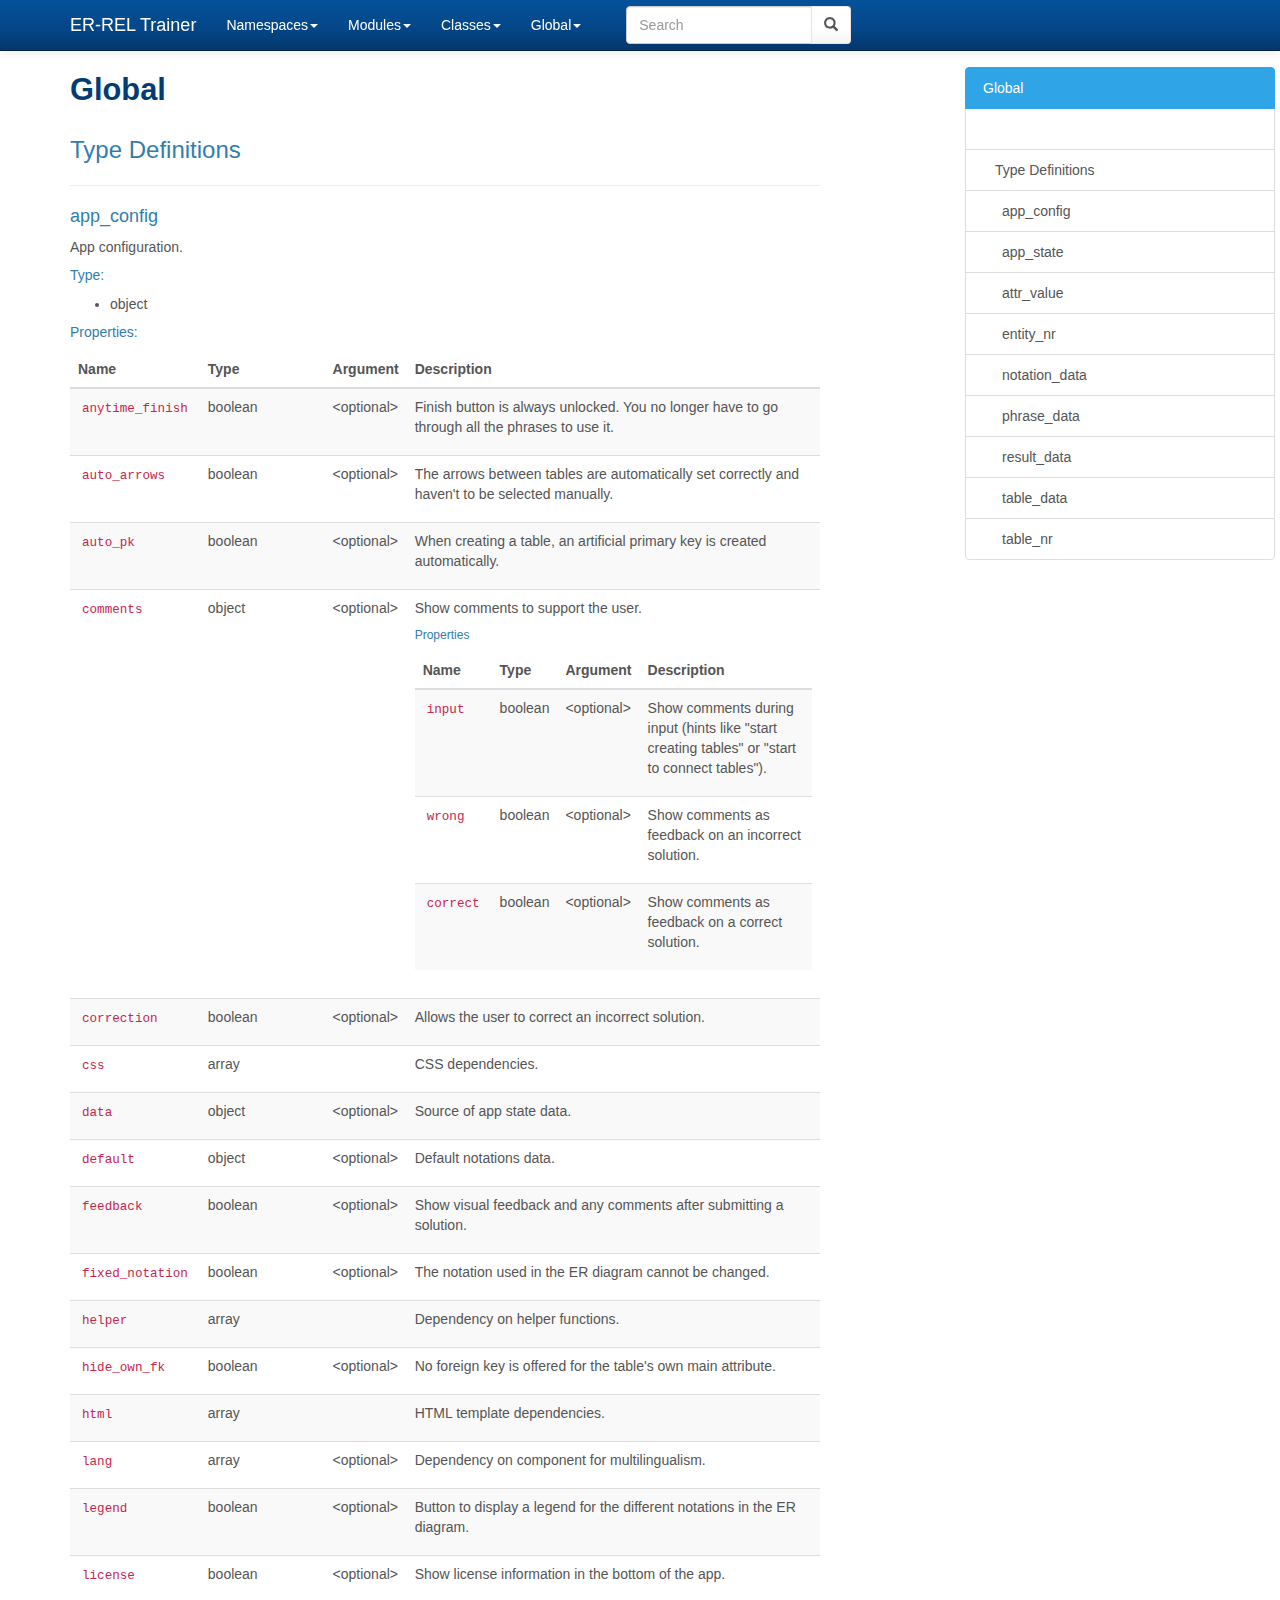
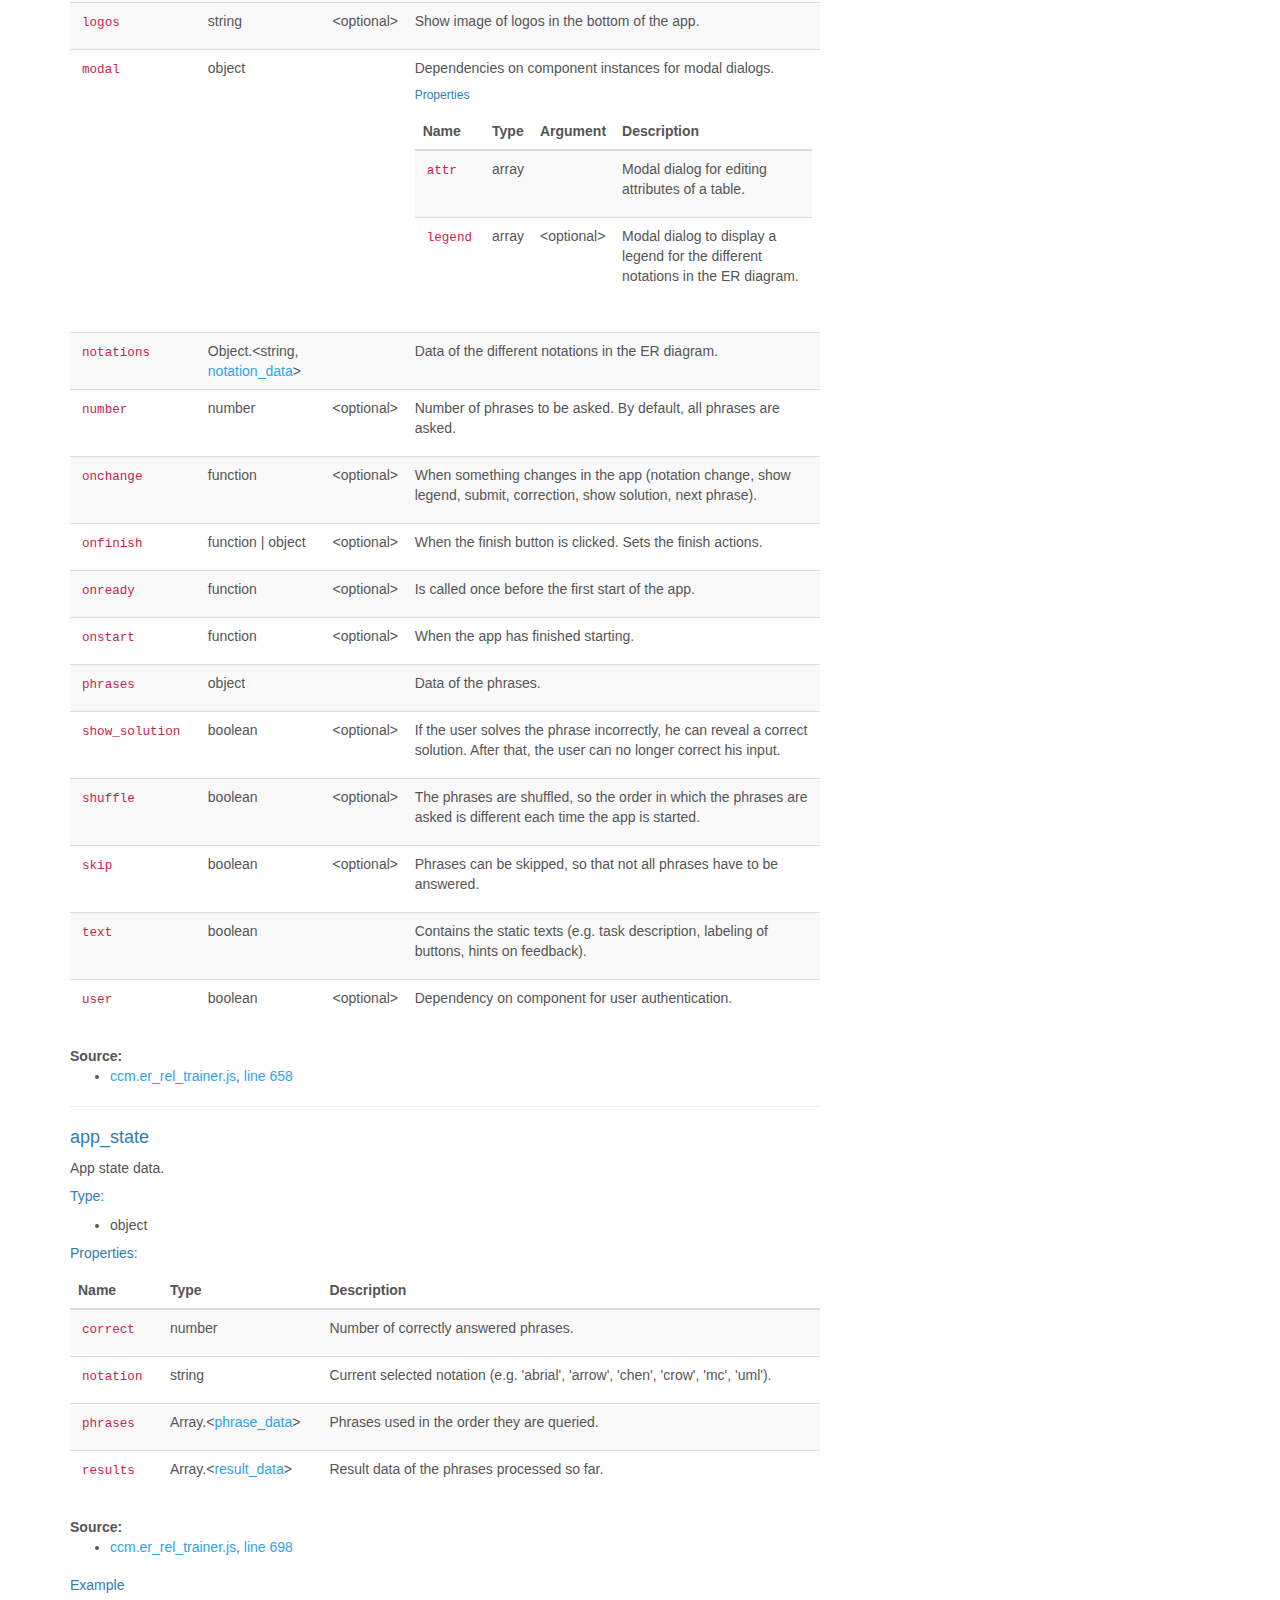
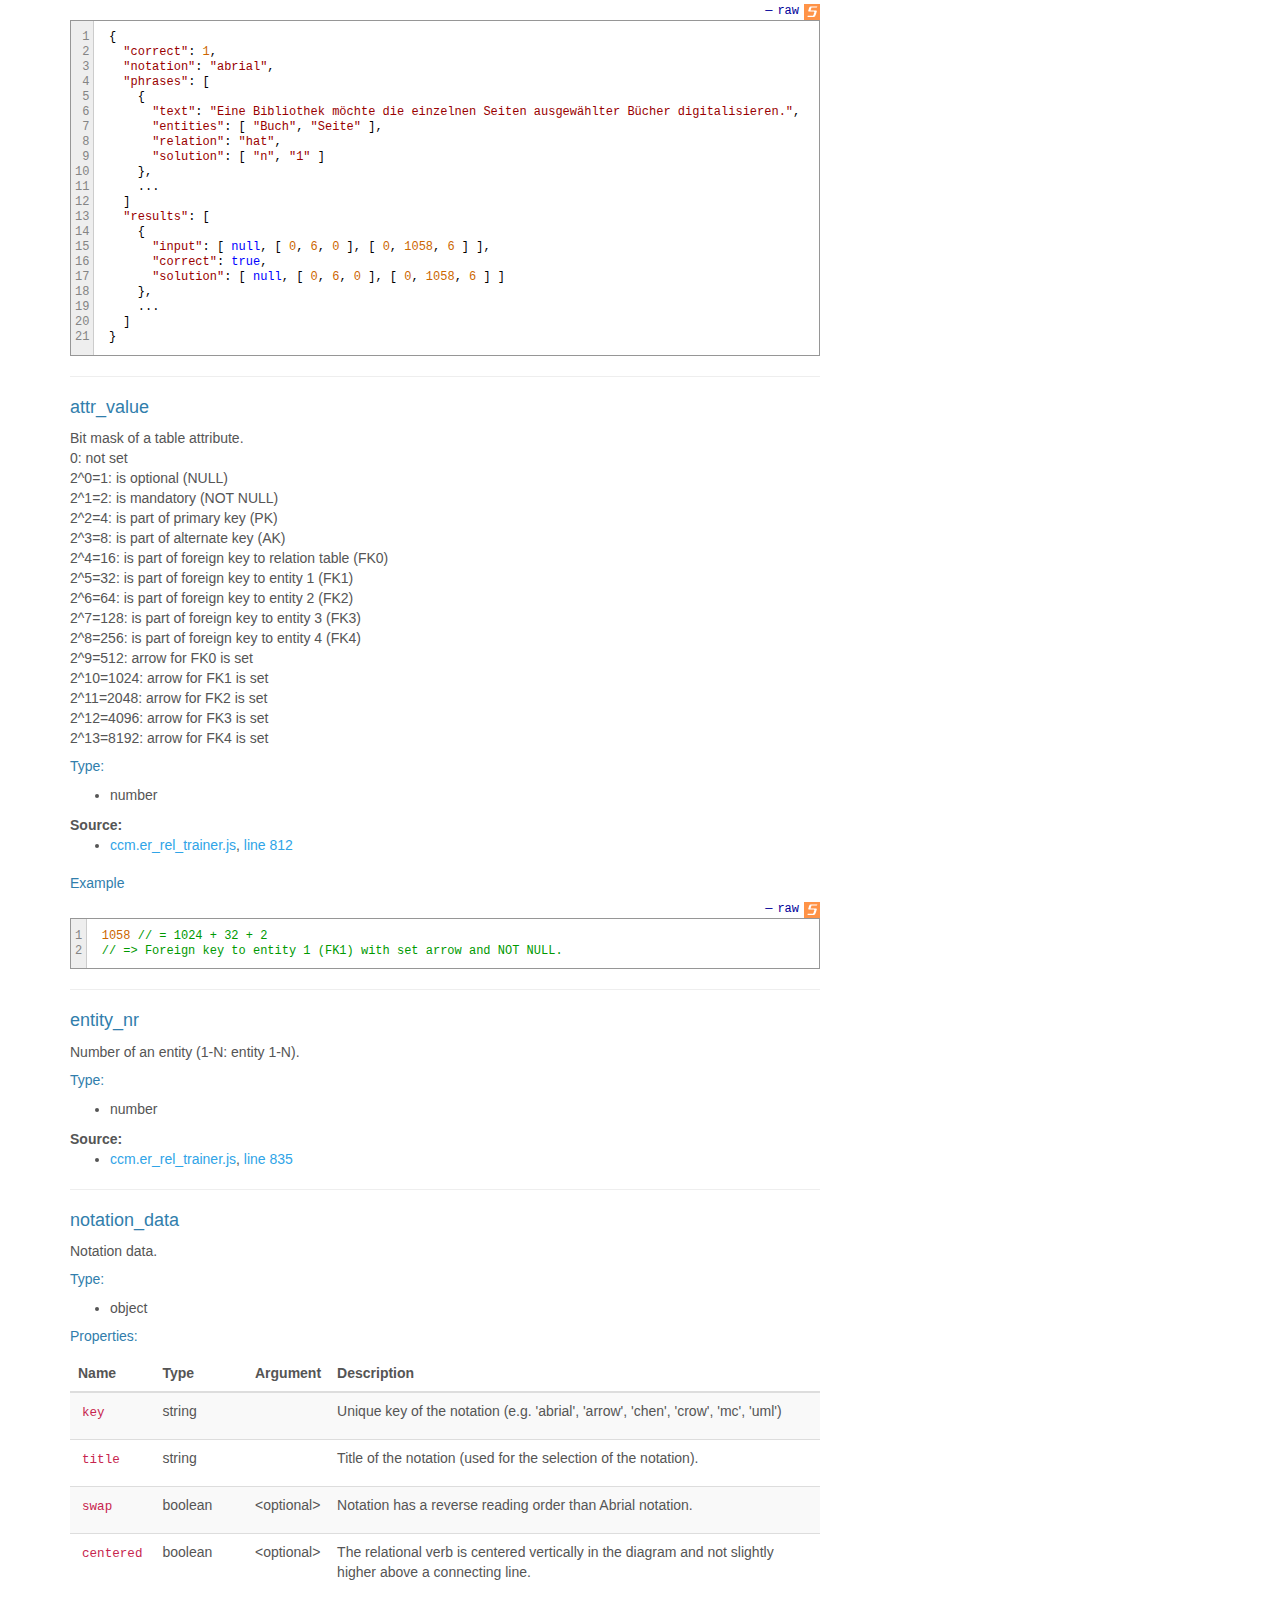
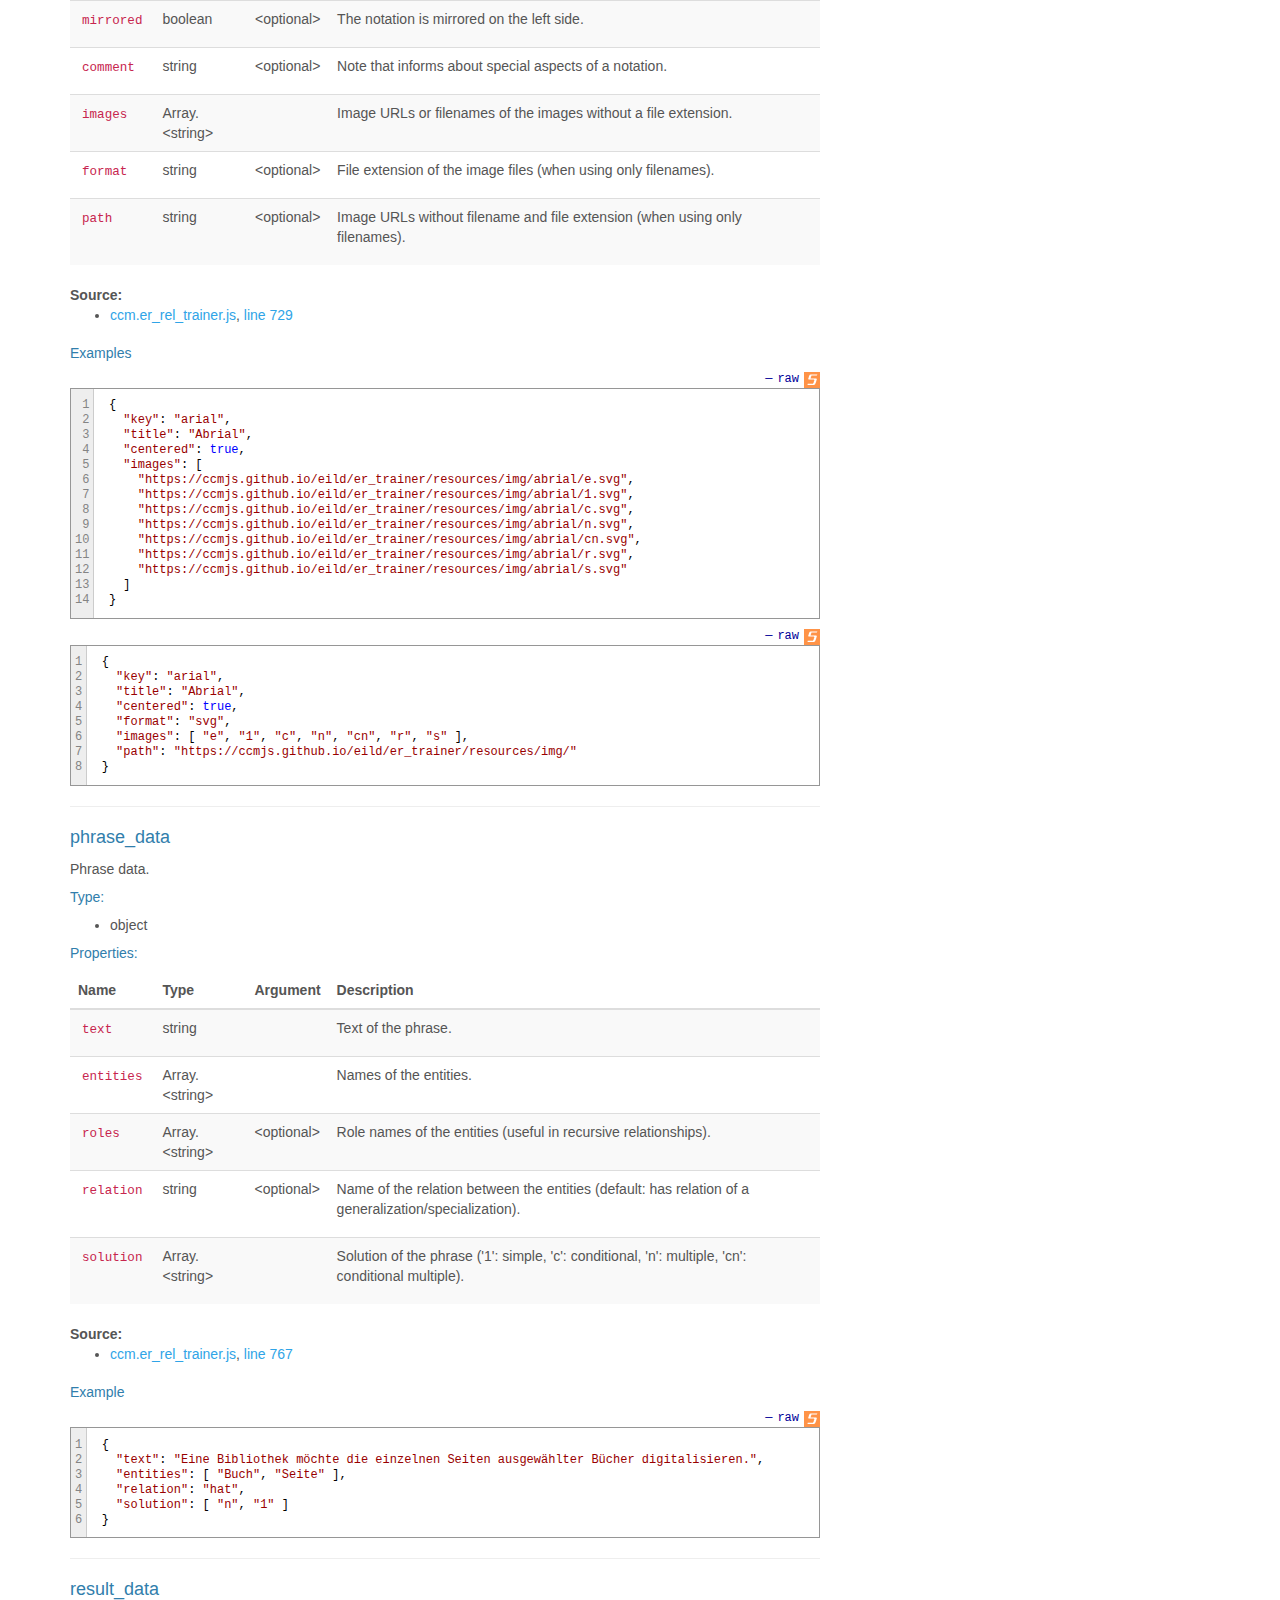
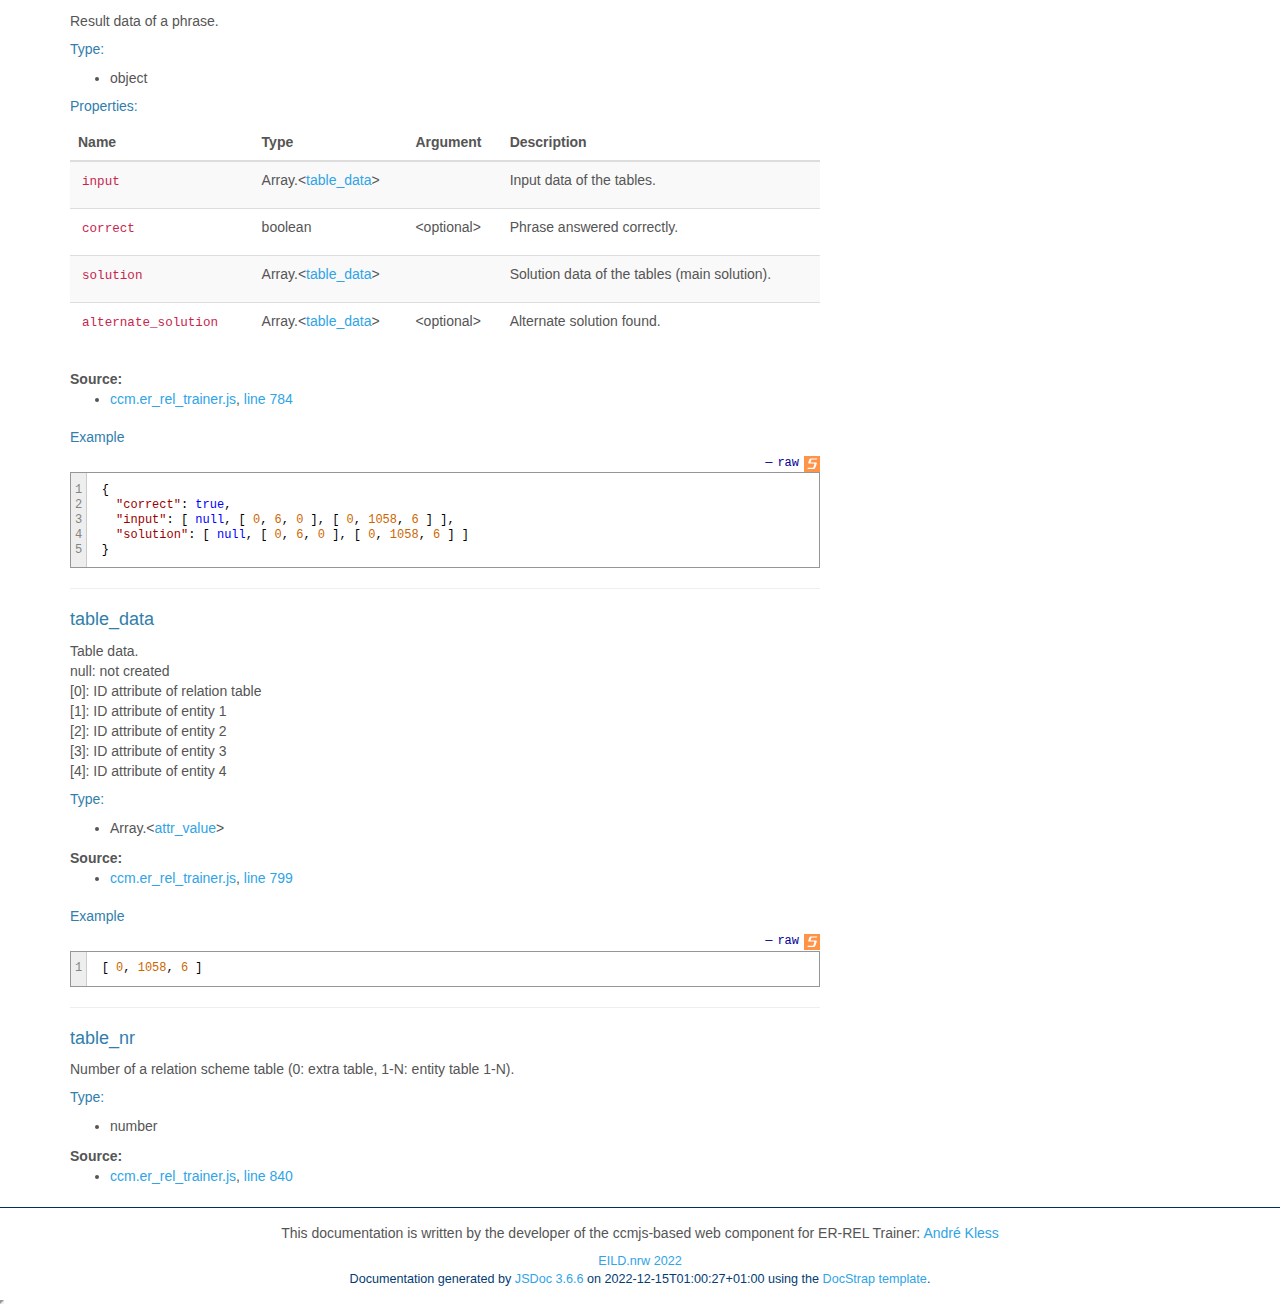
<file: Trainer/ER-REL-Trainer-MongoDB/docs/global.html>
<!DOCTYPE html>

<html lang="en">
<head>
	<meta charset="utf-8">
	<meta name="viewport" content="width=device-width">
	<title>ER-REL Trainer Global</title>

	<!--[if lt IE 9]>
	<script src="//html5shiv.googlecode.com/svn/trunk/html5.js"></script>
	<![endif]-->
	<link type="text/css" rel="stylesheet" href="styles/sunlight.default.css">

	<link type="text/css" rel="stylesheet" href="styles/site.cerulean.css">

</head>

<body>

<div class="navbar navbar-default navbar-fixed-top navbar-inverse">
<div class="container">
	<div class="navbar-header">
		<a class="navbar-brand" href="index.html">ER-REL Trainer</a>
		<button class="navbar-toggle" type="button" data-toggle="collapse" data-target="#topNavigation">
			<span class="icon-bar"></span>
			<span class="icon-bar"></span>
			<span class="icon-bar"></span>
        </button>
	</div>
	<div class="navbar-collapse collapse" id="topNavigation">
		<ul class="nav navbar-nav">
			
			<li class="dropdown">
				<a href="namespaces.list.html" class="dropdown-toggle" data-toggle="dropdown">Namespaces<b class="caret"></b></a>
				<ul class="dropdown-menu inline">
					<li><a href="AppEvents.html">AppEvents</a></li><li><a href="WebComponent.html">WebComponent</a></li>
				</ul>
			</li>
			
			<li class="dropdown">
				<a href="modules.list.html" class="dropdown-toggle" data-toggle="dropdown">Modules<b class="caret"></b></a>
				<ul class="dropdown-menu inline">
					<li><a href="module-AppConfig.html">AppConfig</a></li><li><a href="module-HTMLTemplates.html">HTMLTemplates</a></li>
				</ul>
			</li>
			
			<li class="dropdown">
				<a href="classes.list.html" class="dropdown-toggle" data-toggle="dropdown">Classes<b class="caret"></b></a>
				<ul class="dropdown-menu inline">
					<li><a href="WebComponent.Instance.html">WebComponent.Instance</a></li>
				</ul>
			</li>
			
			<li class="dropdown">
				<a href="global.html" class="dropdown-toggle" data-toggle="dropdown">Global<b class="caret"></b></a>
				<ul class="dropdown-menu inline">
					<li><a href="global.html">Global</a></li>
				</ul>
			</li>
			
		</ul>
        
            <div class="col-sm-3 col-md-3">
                <form class="navbar-form" role="search">
                    <div class="input-group">
                        <input type="text" class="form-control" placeholder="Search" name="q" id="search-input">
                        <div class="input-group-btn">
                            <button class="btn btn-default" id="search-submit"><i class="glyphicon glyphicon-search"></i></button>
                        </div>
                    </div>
                </form>
            </div>
        
	</div>

</div>
</div>


<div class="container" id="toc-content">
<div class="row">

	
	<div class="col-md-8">
	
		<div id="main">
			

	<h1 class="page-title">Global</h1>
<section>

<header>
    
        <h2>
        
        </h2>
        
    
</header>


<article>
    <div class="container-overview">
    
        

        
<dl class="details">
    

	

	

	

    

    

    

    

	

	

	

	

	



	

	

	

	
</dl>


        
    
    </div>

    

    

    

    

    

    

    

    
        <h3 class="subsection-title">Type Definitions</h3>

        <dl>
                
<hr>
<dt class="name" id="app_config">
    <h4 id="app_config">app_config</h4>

    
</dt>
<dd>
    
    <div class="description">
        <p>App configuration.</p>
    </div>
    

    
        <h5>Type:</h5>
        <ul>
            <li>
                
<span class="param-type">object</span>



            </li>
        </ul>
    

    
<dl class="details">
    

    <h5 class="subsection-title">Properties:</h5>

    <dl>

<table class="props table table-striped">
    <thead>
    <tr>
        
        <th>Name</th>
        

        <th>Type</th>

        
        <th>Argument</th>
        

        

        <th class="last">Description</th>
    </tr>
    </thead>

    <tbody>
    

        <tr>
            
                <td class="name"><code>anytime_finish</code></td>
            

            <td class="type">
            
                
<span class="param-type">boolean</span>



            
            </td>

            
                <td class="attributes">
                
                    &lt;optional><br>
                

                
                </td>
            

            

            <td class="description last"><p>Finish button is always unlocked. You no longer have to go through all the phrases to use it.</p></td>
        </tr>

    

        <tr>
            
                <td class="name"><code>auto_arrows</code></td>
            

            <td class="type">
            
                
<span class="param-type">boolean</span>



            
            </td>

            
                <td class="attributes">
                
                    &lt;optional><br>
                

                
                </td>
            

            

            <td class="description last"><p>The arrows between tables are automatically set correctly and haven't to be selected manually.</p></td>
        </tr>

    

        <tr>
            
                <td class="name"><code>auto_pk</code></td>
            

            <td class="type">
            
                
<span class="param-type">boolean</span>



            
            </td>

            
                <td class="attributes">
                
                    &lt;optional><br>
                

                
                </td>
            

            

            <td class="description last"><p>When creating a table, an artificial primary key is created automatically.</p></td>
        </tr>

    

        <tr>
            
                <td class="name"><code>comments</code></td>
            

            <td class="type">
            
                
<span class="param-type">object</span>



            
            </td>

            
                <td class="attributes">
                
                    &lt;optional><br>
                

                
                </td>
            

            

            <td class="description last"><p>Show comments to support the user.</p>
                <h6>Properties</h6>

<table class="props table table-striped">
    <thead>
    <tr>
        
        <th>Name</th>
        

        <th>Type</th>

        
        <th>Argument</th>
        

        

        <th class="last">Description</th>
    </tr>
    </thead>

    <tbody>
    

        <tr>
            
                <td class="name"><code>input</code></td>
            

            <td class="type">
            
                
<span class="param-type">boolean</span>



            
            </td>

            
                <td class="attributes">
                
                    &lt;optional><br>
                

                
                </td>
            

            

            <td class="description last"><p>Show comments during input (hints like &quot;start creating tables&quot; or &quot;start to connect tables&quot;).</p></td>
        </tr>

    

        <tr>
            
                <td class="name"><code>wrong</code></td>
            

            <td class="type">
            
                
<span class="param-type">boolean</span>



            
            </td>

            
                <td class="attributes">
                
                    &lt;optional><br>
                

                
                </td>
            

            

            <td class="description last"><p>Show comments as feedback on an incorrect solution.</p></td>
        </tr>

    

        <tr>
            
                <td class="name"><code>correct</code></td>
            

            <td class="type">
            
                
<span class="param-type">boolean</span>



            
            </td>

            
                <td class="attributes">
                
                    &lt;optional><br>
                

                
                </td>
            

            

            <td class="description last"><p>Show comments as feedback on a correct solution.</p></td>
        </tr>

    
    </tbody>
</table>

            </td>
        </tr>

    

        <tr>
            
                <td class="name"><code>correction</code></td>
            

            <td class="type">
            
                
<span class="param-type">boolean</span>



            
            </td>

            
                <td class="attributes">
                
                    &lt;optional><br>
                

                
                </td>
            

            

            <td class="description last"><p>Allows the user to correct an incorrect solution.</p></td>
        </tr>

    

        <tr>
            
                <td class="name"><code>css</code></td>
            

            <td class="type">
            
                
<span class="param-type">array</span>



            
            </td>

            
                <td class="attributes">
                

                
                </td>
            

            

            <td class="description last"><p>CSS dependencies.</p></td>
        </tr>

    

        <tr>
            
                <td class="name"><code>data</code></td>
            

            <td class="type">
            
                
<span class="param-type">object</span>



            
            </td>

            
                <td class="attributes">
                
                    &lt;optional><br>
                

                
                </td>
            

            

            <td class="description last"><p>Source of app state data.</p></td>
        </tr>

    

        <tr>
            
                <td class="name"><code>default</code></td>
            

            <td class="type">
            
                
<span class="param-type">object</span>



            
            </td>

            
                <td class="attributes">
                
                    &lt;optional><br>
                

                
                </td>
            

            

            <td class="description last"><p>Default notations data.</p></td>
        </tr>

    

        <tr>
            
                <td class="name"><code>feedback</code></td>
            

            <td class="type">
            
                
<span class="param-type">boolean</span>



            
            </td>

            
                <td class="attributes">
                
                    &lt;optional><br>
                

                
                </td>
            

            

            <td class="description last"><p>Show visual feedback and any comments after submitting a solution.</p></td>
        </tr>

    

        <tr>
            
                <td class="name"><code>fixed_notation</code></td>
            

            <td class="type">
            
                
<span class="param-type">boolean</span>



            
            </td>

            
                <td class="attributes">
                
                    &lt;optional><br>
                

                
                </td>
            

            

            <td class="description last"><p>The notation used in the ER diagram cannot be changed.</p></td>
        </tr>

    

        <tr>
            
                <td class="name"><code>helper</code></td>
            

            <td class="type">
            
                
<span class="param-type">array</span>



            
            </td>

            
                <td class="attributes">
                

                
                </td>
            

            

            <td class="description last"><p>Dependency on helper functions.</p></td>
        </tr>

    

        <tr>
            
                <td class="name"><code>hide_own_fk</code></td>
            

            <td class="type">
            
                
<span class="param-type">boolean</span>



            
            </td>

            
                <td class="attributes">
                
                    &lt;optional><br>
                

                
                </td>
            

            

            <td class="description last"><p>No foreign key is offered for the table's own main attribute.</p></td>
        </tr>

    

        <tr>
            
                <td class="name"><code>html</code></td>
            

            <td class="type">
            
                
<span class="param-type">array</span>



            
            </td>

            
                <td class="attributes">
                

                
                </td>
            

            

            <td class="description last"><p>HTML template dependencies.</p></td>
        </tr>

    

        <tr>
            
                <td class="name"><code>lang</code></td>
            

            <td class="type">
            
                
<span class="param-type">array</span>



            
            </td>

            
                <td class="attributes">
                
                    &lt;optional><br>
                

                
                </td>
            

            

            <td class="description last"><p>Dependency on component for multilingualism.</p></td>
        </tr>

    

        <tr>
            
                <td class="name"><code>legend</code></td>
            

            <td class="type">
            
                
<span class="param-type">boolean</span>



            
            </td>

            
                <td class="attributes">
                
                    &lt;optional><br>
                

                
                </td>
            

            

            <td class="description last"><p>Button to display a legend for the different notations in the ER diagram.</p></td>
        </tr>

    

        <tr>
            
                <td class="name"><code>license</code></td>
            

            <td class="type">
            
                
<span class="param-type">boolean</span>



            
            </td>

            
                <td class="attributes">
                
                    &lt;optional><br>
                

                
                </td>
            

            

            <td class="description last"><p>Show license information in the bottom of the app.</p></td>
        </tr>

    

        <tr>
            
                <td class="name"><code>logos</code></td>
            

            <td class="type">
            
                
<span class="param-type">string</span>



            
            </td>

            
                <td class="attributes">
                
                    &lt;optional><br>
                

                
                </td>
            

            

            <td class="description last"><p>Show image of logos in the bottom of the app.</p></td>
        </tr>

    

        <tr>
            
                <td class="name"><code>modal</code></td>
            

            <td class="type">
            
                
<span class="param-type">object</span>



            
            </td>

            
                <td class="attributes">
                

                
                </td>
            

            

            <td class="description last"><p>Dependencies on component instances for modal dialogs.</p>
                <h6>Properties</h6>

<table class="props table table-striped">
    <thead>
    <tr>
        
        <th>Name</th>
        

        <th>Type</th>

        
        <th>Argument</th>
        

        

        <th class="last">Description</th>
    </tr>
    </thead>

    <tbody>
    

        <tr>
            
                <td class="name"><code>attr</code></td>
            

            <td class="type">
            
                
<span class="param-type">array</span>



            
            </td>

            
                <td class="attributes">
                

                
                </td>
            

            

            <td class="description last"><p>Modal dialog for editing attributes of a table.</p></td>
        </tr>

    

        <tr>
            
                <td class="name"><code>legend</code></td>
            

            <td class="type">
            
                
<span class="param-type">array</span>



            
            </td>

            
                <td class="attributes">
                
                    &lt;optional><br>
                

                
                </td>
            

            

            <td class="description last"><p>Modal dialog to display a legend for the different notations in the ER diagram.</p></td>
        </tr>

    
    </tbody>
</table>

            </td>
        </tr>

    

        <tr>
            
                <td class="name"><code>notations</code></td>
            

            <td class="type">
            
                
<span class="param-type">Object.&lt;string, <a href="global.html#notation_data">notation_data</a>></span>



            
            </td>

            
                <td class="attributes">
                

                
                </td>
            

            

            <td class="description last"><p>Data of the different notations in the ER diagram.</p></td>
        </tr>

    

        <tr>
            
                <td class="name"><code>number</code></td>
            

            <td class="type">
            
                
<span class="param-type">number</span>



            
            </td>

            
                <td class="attributes">
                
                    &lt;optional><br>
                

                
                </td>
            

            

            <td class="description last"><p>Number of phrases to be asked. By default, all phrases are asked.</p></td>
        </tr>

    

        <tr>
            
                <td class="name"><code>onchange</code></td>
            

            <td class="type">
            
                
<span class="param-type">function</span>



            
            </td>

            
                <td class="attributes">
                
                    &lt;optional><br>
                

                
                </td>
            

            

            <td class="description last"><p>When something changes in the app (notation change, show legend, submit, correction, show solution, next phrase).</p></td>
        </tr>

    

        <tr>
            
                <td class="name"><code>onfinish</code></td>
            

            <td class="type">
            
                
<span class="param-type">function</span>
|

<span class="param-type">object</span>



            
            </td>

            
                <td class="attributes">
                
                    &lt;optional><br>
                

                
                </td>
            

            

            <td class="description last"><p>When the finish button is clicked. Sets the finish actions.</p></td>
        </tr>

    

        <tr>
            
                <td class="name"><code>onready</code></td>
            

            <td class="type">
            
                
<span class="param-type">function</span>



            
            </td>

            
                <td class="attributes">
                
                    &lt;optional><br>
                

                
                </td>
            

            

            <td class="description last"><p>Is called once before the first start of the app.</p></td>
        </tr>

    

        <tr>
            
                <td class="name"><code>onstart</code></td>
            

            <td class="type">
            
                
<span class="param-type">function</span>



            
            </td>

            
                <td class="attributes">
                
                    &lt;optional><br>
                

                
                </td>
            

            

            <td class="description last"><p>When the app has finished starting.</p></td>
        </tr>

    

        <tr>
            
                <td class="name"><code>phrases</code></td>
            

            <td class="type">
            
                
<span class="param-type">object</span>



            
            </td>

            
                <td class="attributes">
                

                
                </td>
            

            

            <td class="description last"><p>Data of the phrases.</p></td>
        </tr>

    

        <tr>
            
                <td class="name"><code>show_solution</code></td>
            

            <td class="type">
            
                
<span class="param-type">boolean</span>



            
            </td>

            
                <td class="attributes">
                
                    &lt;optional><br>
                

                
                </td>
            

            

            <td class="description last"><p>If the user solves the phrase incorrectly, he can reveal a correct solution. After that, the user can no longer correct his input.</p></td>
        </tr>

    

        <tr>
            
                <td class="name"><code>shuffle</code></td>
            

            <td class="type">
            
                
<span class="param-type">boolean</span>



            
            </td>

            
                <td class="attributes">
                
                    &lt;optional><br>
                

                
                </td>
            

            

            <td class="description last"><p>The phrases are shuffled, so the order in which the phrases are asked is different each time the app is started.</p></td>
        </tr>

    

        <tr>
            
                <td class="name"><code>skip</code></td>
            

            <td class="type">
            
                
<span class="param-type">boolean</span>



            
            </td>

            
                <td class="attributes">
                
                    &lt;optional><br>
                

                
                </td>
            

            

            <td class="description last"><p>Phrases can be skipped, so that not all phrases have to be answered.</p></td>
        </tr>

    

        <tr>
            
                <td class="name"><code>text</code></td>
            

            <td class="type">
            
                
<span class="param-type">boolean</span>



            
            </td>

            
                <td class="attributes">
                

                
                </td>
            

            

            <td class="description last"><p>Contains the static texts (e.g. task description, labeling of buttons, hints on feedback).</p></td>
        </tr>

    

        <tr>
            
                <td class="name"><code>user</code></td>
            

            <td class="type">
            
                
<span class="param-type">boolean</span>



            
            </td>

            
                <td class="attributes">
                
                    &lt;optional><br>
                

                
                </td>
            

            

            <td class="description last"><p>Dependency on component for user authentication.</p></td>
        </tr>

    
    </tbody>
</table>
</dl>

    

	

	

	

    

    

    

    

	

	

	

	

	



	
	<dt class="tag-source method-doc-label method-doc-details-label">Source:</dt>
	<dd class="tag-source">
		<ul class="dummy">
			<li>
				<a href="ccm.er_rel_trainer.js.html">ccm.er_rel_trainer.js</a>,
				 <a href="ccm.er_rel_trainer.js.html#sunlight-1-line-658">line 658</a>
			</li>
		</ul>
	</dd>
	

	

	

	
</dl>


    
</dd>

            
                
<hr>
<dt class="name" id="app_state">
    <h4 id="app_state">app_state</h4>

    
</dt>
<dd>
    
    <div class="description">
        <p>App state data.</p>
    </div>
    

    
        <h5>Type:</h5>
        <ul>
            <li>
                
<span class="param-type">object</span>



            </li>
        </ul>
    

    
<dl class="details">
    

    <h5 class="subsection-title">Properties:</h5>

    <dl>

<table class="props table table-striped">
    <thead>
    <tr>
        
        <th>Name</th>
        

        <th>Type</th>

        

        

        <th class="last">Description</th>
    </tr>
    </thead>

    <tbody>
    

        <tr>
            
                <td class="name"><code>correct</code></td>
            

            <td class="type">
            
                
<span class="param-type">number</span>



            
            </td>

            

            

            <td class="description last"><p>Number of correctly answered phrases.</p></td>
        </tr>

    

        <tr>
            
                <td class="name"><code>notation</code></td>
            

            <td class="type">
            
                
<span class="param-type">string</span>



            
            </td>

            

            

            <td class="description last"><p>Current selected notation (e.g. 'abrial', 'arrow', 'chen', 'crow', 'mc', 'uml').</p></td>
        </tr>

    

        <tr>
            
                <td class="name"><code>phrases</code></td>
            

            <td class="type">
            
                
<span class="param-type">Array.&lt;<a href="global.html#phrase_data">phrase_data</a>></span>



            
            </td>

            

            

            <td class="description last"><p>Phrases used in the order they are queried.</p></td>
        </tr>

    

        <tr>
            
                <td class="name"><code>results</code></td>
            

            <td class="type">
            
                
<span class="param-type">Array.&lt;<a href="global.html#result_data">result_data</a>></span>



            
            </td>

            

            

            <td class="description last"><p>Result data of the phrases processed so far.</p></td>
        </tr>

    
    </tbody>
</table>
</dl>

    

	

	

	

    

    

    

    

	

	

	

	

	



	
	<dt class="tag-source method-doc-label method-doc-details-label">Source:</dt>
	<dd class="tag-source">
		<ul class="dummy">
			<li>
				<a href="ccm.er_rel_trainer.js.html">ccm.er_rel_trainer.js</a>,
				 <a href="ccm.er_rel_trainer.js.html#sunlight-1-line-698">line 698</a>
			</li>
		</ul>
	</dd>
	

	

	

	
</dl>


    
        <h5>Example</h5>
        
    <pre class="sunlight-highlight-javascript">{
  &quot;correct&quot;: 1,
  &quot;notation&quot;: &quot;abrial&quot;,
  &quot;phrases&quot;: [
    {
      &quot;text&quot;: &quot;Eine Bibliothek möchte die einzelnen Seiten ausgewählter Bücher digitalisieren.&quot;,
      &quot;entities&quot;: [ &quot;Buch&quot;, &quot;Seite&quot; ],
      &quot;relation&quot;: &quot;hat&quot;,
      &quot;solution&quot;: [ &quot;n&quot;, &quot;1&quot; ]
    },
    ...
  ]
  &quot;results&quot;: [
    {
      &quot;input&quot;: [ null, [ 0, 6, 0 ], [ 0, 1058, 6 ] ],
      &quot;correct&quot;: true,
      &quot;solution&quot;: [ null, [ 0, 6, 0 ], [ 0, 1058, 6 ] ]
    },
    ...
  ]
}</pre>


    
</dd>

            
                
<hr>
<dt class="name" id="attr_value">
    <h4 id="attr_value">attr_value</h4>

    
</dt>
<dd>
    
    <div class="description">
        <p>Bit mask of a table attribute.<br>
0: not set<br>
2^0=1: is optional (NULL)<br>
2^1=2: is mandatory (NOT NULL)<br>
2^2=4: is part of primary key (PK)<br>
2^3=8: is part of alternate key (AK)<br>
2^4=16: is part of foreign key to relation table (FK0)<br>
2^5=32: is part of foreign key to entity 1 (FK1)<br>
2^6=64: is part of foreign key to entity 2 (FK2)<br>
2^7=128: is part of foreign key to entity 3 (FK3)<br>
2^8=256: is part of foreign key to entity 4 (FK4)<br>
2^9=512: arrow for FK0 is set<br>
2^10=1024: arrow for FK1 is set<br>
2^11=2048: arrow for FK2 is set<br>
2^12=4096: arrow for FK3 is set<br>
2^13=8192: arrow for FK4 is set</p>
    </div>
    

    
        <h5>Type:</h5>
        <ul>
            <li>
                
<span class="param-type">number</span>



            </li>
        </ul>
    

    
<dl class="details">
    

	

	

	

    

    

    

    

	

	

	

	

	



	
	<dt class="tag-source method-doc-label method-doc-details-label">Source:</dt>
	<dd class="tag-source">
		<ul class="dummy">
			<li>
				<a href="ccm.er_rel_trainer.js.html">ccm.er_rel_trainer.js</a>,
				 <a href="ccm.er_rel_trainer.js.html#sunlight-1-line-812">line 812</a>
			</li>
		</ul>
	</dd>
	

	

	

	
</dl>


    
        <h5>Example</h5>
        
    <pre class="sunlight-highlight-javascript">1058 // = 1024 + 32 + 2
// =&gt; Foreign key to entity 1 (FK1) with set arrow and NOT NULL.</pre>


    
</dd>

            
                
<hr>
<dt class="name" id="entity_nr">
    <h4 id="entity_nr">entity_nr</h4>

    
</dt>
<dd>
    
    <div class="description">
        <p>Number of an entity (1-N: entity 1-N).</p>
    </div>
    

    
        <h5>Type:</h5>
        <ul>
            <li>
                
<span class="param-type">number</span>



            </li>
        </ul>
    

    
<dl class="details">
    

	

	

	

    

    

    

    

	

	

	

	

	



	
	<dt class="tag-source method-doc-label method-doc-details-label">Source:</dt>
	<dd class="tag-source">
		<ul class="dummy">
			<li>
				<a href="ccm.er_rel_trainer.js.html">ccm.er_rel_trainer.js</a>,
				 <a href="ccm.er_rel_trainer.js.html#sunlight-1-line-835">line 835</a>
			</li>
		</ul>
	</dd>
	

	

	

	
</dl>


    
</dd>

            
                
<hr>
<dt class="name" id="notation_data">
    <h4 id="notation_data">notation_data</h4>

    
</dt>
<dd>
    
    <div class="description">
        <p>Notation data.</p>
    </div>
    

    
        <h5>Type:</h5>
        <ul>
            <li>
                
<span class="param-type">object</span>



            </li>
        </ul>
    

    
<dl class="details">
    

    <h5 class="subsection-title">Properties:</h5>

    <dl>

<table class="props table table-striped">
    <thead>
    <tr>
        
        <th>Name</th>
        

        <th>Type</th>

        
        <th>Argument</th>
        

        

        <th class="last">Description</th>
    </tr>
    </thead>

    <tbody>
    

        <tr>
            
                <td class="name"><code>key</code></td>
            

            <td class="type">
            
                
<span class="param-type">string</span>



            
            </td>

            
                <td class="attributes">
                

                
                </td>
            

            

            <td class="description last"><p>Unique key of the notation (e.g. 'abrial', 'arrow', 'chen', 'crow', 'mc', 'uml')</p></td>
        </tr>

    

        <tr>
            
                <td class="name"><code>title</code></td>
            

            <td class="type">
            
                
<span class="param-type">string</span>



            
            </td>

            
                <td class="attributes">
                

                
                </td>
            

            

            <td class="description last"><p>Title of the notation (used for the selection of the notation).</p></td>
        </tr>

    

        <tr>
            
                <td class="name"><code>swap</code></td>
            

            <td class="type">
            
                
<span class="param-type">boolean</span>



            
            </td>

            
                <td class="attributes">
                
                    &lt;optional><br>
                

                
                </td>
            

            

            <td class="description last"><p>Notation has a reverse reading order than Abrial notation.</p></td>
        </tr>

    

        <tr>
            
                <td class="name"><code>centered</code></td>
            

            <td class="type">
            
                
<span class="param-type">boolean</span>



            
            </td>

            
                <td class="attributes">
                
                    &lt;optional><br>
                

                
                </td>
            

            

            <td class="description last"><p>The relational verb is centered vertically in the diagram and not slightly higher above a connecting line.</p></td>
        </tr>

    

        <tr>
            
                <td class="name"><code>mirrored</code></td>
            

            <td class="type">
            
                
<span class="param-type">boolean</span>



            
            </td>

            
                <td class="attributes">
                
                    &lt;optional><br>
                

                
                </td>
            

            

            <td class="description last"><p>The notation is mirrored on the left side.</p></td>
        </tr>

    

        <tr>
            
                <td class="name"><code>comment</code></td>
            

            <td class="type">
            
                
<span class="param-type">string</span>



            
            </td>

            
                <td class="attributes">
                
                    &lt;optional><br>
                

                
                </td>
            

            

            <td class="description last"><p>Note that informs about special aspects of a notation.</p></td>
        </tr>

    

        <tr>
            
                <td class="name"><code>images</code></td>
            

            <td class="type">
            
                
<span class="param-type">Array.&lt;string></span>



            
            </td>

            
                <td class="attributes">
                

                
                </td>
            

            

            <td class="description last"><p>Image URLs or filenames of the images without a file extension.</p></td>
        </tr>

    

        <tr>
            
                <td class="name"><code>format</code></td>
            

            <td class="type">
            
                
<span class="param-type">string</span>



            
            </td>

            
                <td class="attributes">
                
                    &lt;optional><br>
                

                
                </td>
            

            

            <td class="description last"><p>File extension of the image files (when using only filenames).</p></td>
        </tr>

    

        <tr>
            
                <td class="name"><code>path</code></td>
            

            <td class="type">
            
                
<span class="param-type">string</span>



            
            </td>

            
                <td class="attributes">
                
                    &lt;optional><br>
                

                
                </td>
            

            

            <td class="description last"><p>Image URLs without filename and file extension (when using only filenames).</p></td>
        </tr>

    
    </tbody>
</table>
</dl>

    

	

	

	

    

    

    

    

	

	

	

	

	



	
	<dt class="tag-source method-doc-label method-doc-details-label">Source:</dt>
	<dd class="tag-source">
		<ul class="dummy">
			<li>
				<a href="ccm.er_rel_trainer.js.html">ccm.er_rel_trainer.js</a>,
				 <a href="ccm.er_rel_trainer.js.html#sunlight-1-line-729">line 729</a>
			</li>
		</ul>
	</dd>
	

	

	

	
</dl>


    
        <h5>Examples</h5>
        
    <pre class="sunlight-highlight-javascript">{
  &quot;key&quot;: &quot;arial&quot;,
  &quot;title&quot;: &quot;Abrial&quot;,
  &quot;centered&quot;: true,
  &quot;images&quot;: [
    &quot;https://ccmjs.github.io/eild/er_trainer/resources/img/abrial/e.svg&quot;,
    &quot;https://ccmjs.github.io/eild/er_trainer/resources/img/abrial/1.svg&quot;,
    &quot;https://ccmjs.github.io/eild/er_trainer/resources/img/abrial/c.svg&quot;,
    &quot;https://ccmjs.github.io/eild/er_trainer/resources/img/abrial/n.svg&quot;,
    &quot;https://ccmjs.github.io/eild/er_trainer/resources/img/abrial/cn.svg&quot;,
    &quot;https://ccmjs.github.io/eild/er_trainer/resources/img/abrial/r.svg&quot;,
    &quot;https://ccmjs.github.io/eild/er_trainer/resources/img/abrial/s.svg&quot;
  ]
}</pre>

    <pre class="sunlight-highlight-javascript">{
  &quot;key&quot;: &quot;arial&quot;,
  &quot;title&quot;: &quot;Abrial&quot;,
  &quot;centered&quot;: true,
  &quot;format&quot;: &quot;svg&quot;,
  &quot;images&quot;: [ &quot;e&quot;, &quot;1&quot;, &quot;c&quot;, &quot;n&quot;, &quot;cn&quot;, &quot;r&quot;, &quot;s&quot; ],
  &quot;path&quot;: &quot;https://ccmjs.github.io/eild/er_trainer/resources/img/&quot;
}</pre>


    
</dd>

            
                
<hr>
<dt class="name" id="phrase_data">
    <h4 id="phrase_data">phrase_data</h4>

    
</dt>
<dd>
    
    <div class="description">
        <p>Phrase data.</p>
    </div>
    

    
        <h5>Type:</h5>
        <ul>
            <li>
                
<span class="param-type">object</span>



            </li>
        </ul>
    

    
<dl class="details">
    

    <h5 class="subsection-title">Properties:</h5>

    <dl>

<table class="props table table-striped">
    <thead>
    <tr>
        
        <th>Name</th>
        

        <th>Type</th>

        
        <th>Argument</th>
        

        

        <th class="last">Description</th>
    </tr>
    </thead>

    <tbody>
    

        <tr>
            
                <td class="name"><code>text</code></td>
            

            <td class="type">
            
                
<span class="param-type">string</span>



            
            </td>

            
                <td class="attributes">
                

                
                </td>
            

            

            <td class="description last"><p>Text of the phrase.</p></td>
        </tr>

    

        <tr>
            
                <td class="name"><code>entities</code></td>
            

            <td class="type">
            
                
<span class="param-type">Array.&lt;string></span>



            
            </td>

            
                <td class="attributes">
                

                
                </td>
            

            

            <td class="description last"><p>Names of the entities.</p></td>
        </tr>

    

        <tr>
            
                <td class="name"><code>roles</code></td>
            

            <td class="type">
            
                
<span class="param-type">Array.&lt;string></span>



            
            </td>

            
                <td class="attributes">
                
                    &lt;optional><br>
                

                
                </td>
            

            

            <td class="description last"><p>Role names of the entities (useful in recursive relationships).</p></td>
        </tr>

    

        <tr>
            
                <td class="name"><code>relation</code></td>
            

            <td class="type">
            
                
<span class="param-type">string</span>



            
            </td>

            
                <td class="attributes">
                
                    &lt;optional><br>
                

                
                </td>
            

            

            <td class="description last"><p>Name of the relation between the entities (default: has relation of a generalization/specialization).</p></td>
        </tr>

    

        <tr>
            
                <td class="name"><code>solution</code></td>
            

            <td class="type">
            
                
<span class="param-type">Array.&lt;string></span>



            
            </td>

            
                <td class="attributes">
                

                
                </td>
            

            

            <td class="description last"><p>Solution of the phrase ('1': simple, 'c': conditional, 'n': multiple, 'cn': conditional multiple).</p></td>
        </tr>

    
    </tbody>
</table>
</dl>

    

	

	

	

    

    

    

    

	

	

	

	

	



	
	<dt class="tag-source method-doc-label method-doc-details-label">Source:</dt>
	<dd class="tag-source">
		<ul class="dummy">
			<li>
				<a href="ccm.er_rel_trainer.js.html">ccm.er_rel_trainer.js</a>,
				 <a href="ccm.er_rel_trainer.js.html#sunlight-1-line-767">line 767</a>
			</li>
		</ul>
	</dd>
	

	

	

	
</dl>


    
        <h5>Example</h5>
        
    <pre class="sunlight-highlight-javascript">{
  &quot;text&quot;: &quot;Eine Bibliothek möchte die einzelnen Seiten ausgewählter Bücher digitalisieren.&quot;,
  &quot;entities&quot;: [ &quot;Buch&quot;, &quot;Seite&quot; ],
  &quot;relation&quot;: &quot;hat&quot;,
  &quot;solution&quot;: [ &quot;n&quot;, &quot;1&quot; ]
}</pre>


    
</dd>

            
                
<hr>
<dt class="name" id="result_data">
    <h4 id="result_data">result_data</h4>

    
</dt>
<dd>
    
    <div class="description">
        <p>Result data of a phrase.</p>
    </div>
    

    
        <h5>Type:</h5>
        <ul>
            <li>
                
<span class="param-type">object</span>



            </li>
        </ul>
    

    
<dl class="details">
    

    <h5 class="subsection-title">Properties:</h5>

    <dl>

<table class="props table table-striped">
    <thead>
    <tr>
        
        <th>Name</th>
        

        <th>Type</th>

        
        <th>Argument</th>
        

        

        <th class="last">Description</th>
    </tr>
    </thead>

    <tbody>
    

        <tr>
            
                <td class="name"><code>input</code></td>
            

            <td class="type">
            
                
<span class="param-type">Array.&lt;<a href="global.html#table_data">table_data</a>></span>



            
            </td>

            
                <td class="attributes">
                

                
                </td>
            

            

            <td class="description last"><p>Input data of the tables.</p></td>
        </tr>

    

        <tr>
            
                <td class="name"><code>correct</code></td>
            

            <td class="type">
            
                
<span class="param-type">boolean</span>



            
            </td>

            
                <td class="attributes">
                
                    &lt;optional><br>
                

                
                </td>
            

            

            <td class="description last"><p>Phrase answered correctly.</p></td>
        </tr>

    

        <tr>
            
                <td class="name"><code>solution</code></td>
            

            <td class="type">
            
                
<span class="param-type">Array.&lt;<a href="global.html#table_data">table_data</a>></span>



            
            </td>

            
                <td class="attributes">
                

                
                </td>
            

            

            <td class="description last"><p>Solution data of the tables (main solution).</p></td>
        </tr>

    

        <tr>
            
                <td class="name"><code>alternate_solution</code></td>
            

            <td class="type">
            
                
<span class="param-type">Array.&lt;<a href="global.html#table_data">table_data</a>></span>



            
            </td>

            
                <td class="attributes">
                
                    &lt;optional><br>
                

                
                </td>
            

            

            <td class="description last"><p>Alternate solution found.</p></td>
        </tr>

    
    </tbody>
</table>
</dl>

    

	

	

	

    

    

    

    

	

	

	

	

	



	
	<dt class="tag-source method-doc-label method-doc-details-label">Source:</dt>
	<dd class="tag-source">
		<ul class="dummy">
			<li>
				<a href="ccm.er_rel_trainer.js.html">ccm.er_rel_trainer.js</a>,
				 <a href="ccm.er_rel_trainer.js.html#sunlight-1-line-784">line 784</a>
			</li>
		</ul>
	</dd>
	

	

	

	
</dl>


    
        <h5>Example</h5>
        
    <pre class="sunlight-highlight-javascript">{
  &quot;correct&quot;: true,
  &quot;input&quot;: [ null, [ 0, 6, 0 ], [ 0, 1058, 6 ] ],
  &quot;solution&quot;: [ null, [ 0, 6, 0 ], [ 0, 1058, 6 ] ]
}</pre>


    
</dd>

            
                
<hr>
<dt class="name" id="table_data">
    <h4 id="table_data">table_data</h4>

    
</dt>
<dd>
    
    <div class="description">
        <p>Table data.<br>
null: not created<br>
[0]: ID attribute of relation table<br>
[1]: ID attribute of entity 1<br>
[2]: ID attribute of entity 2<br>
[3]: ID attribute of entity 3<br>
[4]: ID attribute of entity 4</p>
    </div>
    

    
        <h5>Type:</h5>
        <ul>
            <li>
                
<span class="param-type">Array.&lt;<a href="global.html#attr_value">attr_value</a>></span>



            </li>
        </ul>
    

    
<dl class="details">
    

	

	

	

    

    

    

    

	

	

	

	

	



	
	<dt class="tag-source method-doc-label method-doc-details-label">Source:</dt>
	<dd class="tag-source">
		<ul class="dummy">
			<li>
				<a href="ccm.er_rel_trainer.js.html">ccm.er_rel_trainer.js</a>,
				 <a href="ccm.er_rel_trainer.js.html#sunlight-1-line-799">line 799</a>
			</li>
		</ul>
	</dd>
	

	

	

	
</dl>


    
        <h5>Example</h5>
        
    <pre class="sunlight-highlight-javascript">[ 0, 1058, 6 ]</pre>


    
</dd>

            
                
<hr>
<dt class="name" id="table_nr">
    <h4 id="table_nr">table_nr</h4>

    
</dt>
<dd>
    
    <div class="description">
        <p>Number of a relation scheme table (0: extra table, 1-N: entity table 1-N).</p>
    </div>
    

    
        <h5>Type:</h5>
        <ul>
            <li>
                
<span class="param-type">number</span>



            </li>
        </ul>
    

    
<dl class="details">
    

	

	

	

    

    

    

    

	

	

	

	

	



	
	<dt class="tag-source method-doc-label method-doc-details-label">Source:</dt>
	<dd class="tag-source">
		<ul class="dummy">
			<li>
				<a href="ccm.er_rel_trainer.js.html">ccm.er_rel_trainer.js</a>,
				 <a href="ccm.er_rel_trainer.js.html#sunlight-1-line-840">line 840</a>
			</li>
		</ul>
	</dd>
	

	

	

	
</dl>


    
</dd>

            </dl>
    

    
</article>

</section>




		</div>
	</div>

	<div class="clearfix"></div>

	
		<div class="col-md-3">
			<div id="toc" class="col-md-3 hidden-xs hidden-sm hidden-md"></div>
		</div>
	

</div>
</div>


    <div class="modal fade" id="searchResults">
      <div class="modal-dialog">
        <div class="modal-content">
          <div class="modal-header">
            <button type="button" class="close" data-dismiss="modal" aria-label="Close"><span aria-hidden="true">&times;</span></button>
            <h4 class="modal-title">Search results</h4>
          </div>
          <div class="modal-body"></div>
          <div class="modal-footer">
            <button type="button" class="btn btn-default" data-dismiss="modal">Close</button>
          </div>
        </div><!-- /.modal-content -->
      </div><!-- /.modal-dialog -->
    </div>


<footer>

	<p style='text-align:center'>This documentation is written by the developer of the ccmjs-based web component for ER-REL Trainer: <a href='mailto:andre.kless@h-brs.de'>André Kless</a></p>


	<span class="copyright">
	<a href='https://github.com/EILD-nrw'>EILD.nrw 2022</a>
	</span>

<span class="jsdoc-message">
	Documentation generated by <a href="https://github.com/jsdoc3/jsdoc">JSDoc 3.6.6</a>
	
		on 2022-12-15T01:00:27+01:00
	
	using the <a href="https://github.com/docstrap/docstrap">DocStrap template</a>.
</span>
</footer>

<script src="scripts/docstrap.lib.js"></script>
<script src="scripts/toc.js"></script>

    <script type="text/javascript" src="scripts/fulltext-search-ui.js"></script>


<script>
$( function () {
	$( "[id*='$']" ).each( function () {
		var $this = $( this );

		$this.attr( "id", $this.attr( "id" ).replace( "$", "__" ) );
	} );

	$( ".tutorial-section pre, .readme-section pre, pre.prettyprint.source" ).each( function () {
		var $this = $( this );

		var example = $this.find( "code" );
		exampleText = example.html();
		var lang = /{@lang (.*?)}/.exec( exampleText );
		if ( lang && lang[1] ) {
			exampleText = exampleText.replace( lang[0], "" );
			example.html( exampleText );
			lang = lang[1];
		} else {
			var langClassMatch = example.parent()[0].className.match(/lang\-(\S+)/);
			lang = langClassMatch ? langClassMatch[1] : "javascript";
		}

		if ( lang ) {

			$this
			.addClass( "sunlight-highlight-" + lang )
			.addClass( "linenums" )
			.html( example.html() );

		}
	} );

	Sunlight.highlightAll( {
		lineNumbers : true,
		showMenu : true,
		enableDoclinks : true
	} );

	$.catchAnchorLinks( {
        navbarOffset: 10
	} );
	$( "#toc" ).toc( {
		anchorName  : function ( i, heading, prefix ) {
			return $( heading ).attr( "id" ) || ( prefix + i );
		},
		selectors   : "#toc-content h1,#toc-content h2,#toc-content h3,#toc-content h4",
		showAndHide : false,
		smoothScrolling: true
	} );

	$( "#main span[id^='toc']" ).addClass( "toc-shim" );
	$( '.dropdown-toggle' ).dropdown();

    $( "table" ).each( function () {
      var $this = $( this );
      $this.addClass('table');
    } );

} );
</script>



<!--Navigation and Symbol Display-->


<!--Google Analytics-->



    <script type="text/javascript">
        $(document).ready(function() {
            SearcherDisplay.init();
        });
    </script>


</body>
</html>
</file>
<file: Trainer/ER-REL-Trainer-MongoDB/docs/styles/sunlight.default.css>
/* global styles */
.sunlight-container {
	clear: both !important;
	position: relative !important;
	margin: 10px 0 !important;
}
.sunlight-code-container {
	clear: both !important;
	position: relative !important;
	border: none;
	border-color: #969696 !important;
	background-color: #FFFFFF !important;
}
.sunlight-highlighted, .sunlight-container, .sunlight-container textarea {
	font-family: Consolas, Inconsolata, Monaco, "Courier New" !important;
	font-size: 12px !important;
	line-height: 15px !important;
}
.sunlight-highlighted, .sunlight-container textarea {
	color: #000000 !important;
	margin: 0 !important;
}
.sunlight-container textarea {
	padding-left: 0 !important;
	margin-left: 0 !important;
	margin-right: 0 !important;
	padding-right: 0 !important;
}
.sunlight-code-container > .sunlight-highlighted {
	white-space: pre;
	overflow-x: auto;
	overflow-y: hidden; /* ie requires this wtf? */
}
.sunlight-highlighted {
	z-index: 1;
	position: relative;
}
.sunlight-highlighted * {
	background: transparent;
}
.sunlight-line-number-margin {
	float: left !important;
	margin-right: 5px !important;
	margin-top: 0 !important;
	margin-bottom: 0 !important;
	padding: 0 !important;
	padding-right: 4px !important;
	padding-left: 4px !important;
	border-right: 1px solid #CCCCCC !important;
	background-color: #EEEEEE !important;
	color: #848484 !important;
	text-align: right !important;
	position: relative;
	z-index: 3;
}
.sunlight-highlighted a, .sunlight-line-number-margin a  {
	border: none !important;
	text-decoration: none !important;
	font-weight: normal !important;
	font-style: normal !important;
	padding: 0 !important;
}
.sunlight-line-number-margin a {
	color: inherit !important;
}
.sunlight-line-highlight-overlay {
	position: absolute;
	top: 0;
	left: 0;
	width: 100%;
	z-index: 0;
}
.sunlight-line-highlight-overlay div {
	height: 15px;
	width: 100%;
}
.sunlight-line-highlight-overlay .sunlight-line-highlight-active {
	background-color: #E7FCFA;
}

/* menu */
.sunlight-menu {
	background-color: #FFFFCC;
	color: #000000;
}
.sunlight-menu ul {
	margin: 0 !important;
	padding: 0 !important;
	list-style-type: none !important;
}
.sunlight-menu li {
	float: right !important;
	margin-left: 5px !important;
}
.sunlight-menu a, .sunlight-menu img {
	color: #000099 !important;
	text-decoration: none !important;
	border: none !important;
}




.sunlight-string,
.sunlight-char,
.sunlight-heredoc,
.sunlight-heredocDeclaration,
.sunlight-nowdoc,
.sunlight-longString,
.sunlight-rawString,
.sunlight-binaryString,
.sunlight-rawLongString,
.sunlight-binaryLongString,
.sunlight-verbatimString,
.sunlight-diff .sunlight-removed {
	color: #990000 !important;
}

.sunlight-ident,
.sunlight-operator,
.sunlight-punctuation,
.sunlight-delimiter,
.sunlight-diff .sunlight-unchanged {
	color: #000000 !important;
}

.sunlight-comment,
.sunlight-xmlDocCommentContent,
.sunlight-nginx .sunlight-ssiCommand,
.sunlight-sln .sunlight-formatDeclaration,
.sunlight-diff .sunlight-added {
	color: #009900 !important;
}
.sunlight-number,
.sunlight-guid,
.sunlight-cdata {
	color: #CC6600 !important;
}

.sunlight-named-ident,
.sunlight-constant,
.sunlight-javascript .sunlight-globalVariable,
.sunlight-globalObject,
.sunlight-python .sunlight-attribute,
.sunlight-nginx .sunlight-context,
.sunlight-httpd .sunlight-context,
.sunlight-haskell .sunlight-class,
.sunlight-haskell .sunlight-type,
.sunlight-lisp .sunlight-declarationSpecifier,
.sunlight-erlang .sunlight-userDefinedFunction,
.sunlight-diff .sunlight-header {
	color: #2B91AF !important;
}
.sunlight-keyword,
.sunlight-languageConstruct,
.sunlight-css
.sunlight-element,
.sunlight-bash .sunlight-command,
.sunlight-specialOperator,
.sunlight-erlang .sunlight-moduleAttribute,
.sunlight-xml .sunlight-tagName,
.sunlight-xml .sunlight-operator,
.sunlight-diff .sunlight-modified {
	color: #0000FF !important;
}
.sunlight-shortOpenTag,
.sunlight-openTag,
.sunlight-closeTag,
.sunlight-xmlOpenTag,
.sunlight-xmlCloseTag,
.sunlight-aspOpenTag,
.sunlight-aspCloseTag,
.sunlight-label,
.sunlight-css .sunlight-importantFlag {
	background-color: #FFFF99 !important;
	color: #000000 !important;
}
.sunlight-function,
.sunlight-globalFunction,
.sunlight-ruby .sunlight-specialFunction,
.sunlight-objective-c .sunlight-messageDestination,
.sunlight-6502asm .sunlight-illegalOpcode,
.sunlight-powershell .sunlight-switch,
.sunlight-lisp .sunlight-macro,
.sunlight-lisp .sunlight-specialForm,
.sunlight-lisp .sunlight-type,
.sunlight-sln .sunlight-sectionName,
.sunlight-diff .sunlight-rangeInfo {
	color: #B069AF !important;
}

.sunlight-variable,
.sunlight-specialVariable,
.sunlight-environmentVariable,
.sunlight-objective-c .sunlight-messageArgumentName,
.sunlight-lisp .sunlight-globalVariable,
.sunlight-ruby .sunlight-globalVariable,
.sunlight-ruby .sunlight-instanceVariable,
.sunlight-sln .sunlight-operator {
	color: #325484 !important;
}
.sunlight-regexLiteral,
.sunlight-lisp .sunlight-operator,
.sunlight-6502asm .sunlight-pseudoOp,
.sunlight-erlang .sunlight-macro {
	color: #FF00B2 !important;
}
.sunlight-specialVariable {
	font-style: italic !important;
	font-weight: bold !important;
}
.sunlight-csharp .sunlight-pragma,
.sunlight-preprocessorDirective,
.sunlight-vb .sunlight-compilerDirective,
.sunlight-diff .sunlight-mergeHeader,
.sunlight-diff .sunlight-noNewLine {
	color: #999999 !important;
	font-style: italic !important;
}
.sunlight-xmlDocCommentMeta,
.sunlight-java .sunlight-annotation,
.sunlight-scala .sunlight-annotation,
.sunlight-docComment {
	color: #808080 !important;
}
.sunlight-quotedIdent,
.sunlight-ruby .sunlight-subshellCommand,
.sunlight-lisp .sunlight-keywordArgument,
.sunlight-haskell .sunlight-infixOperator,
.sunlight-erlang .sunlight-quotedAtom {
	color: #999900 !important;
}



/* xml */
.sunlight-xml .sunlight-string {
	color: #990099 !important;
}
.sunlight-xml .sunlight-attribute {
	color: #FF0000 !important;
}
.sunlight-xml .sunlight-entity {
	background-color: #EEEEEE !important;
	color: #000000 !important;
	border: 1px solid #000000 !important;
}
.sunlight-xml .sunlight-doctype {
	color: #2B91AF !important;
}

/* javascript */
.sunlight-javascript .sunlight-reservedWord {
	font-style: italic !important;
}

/* css */
.sunlight-css .sunlight-microsoftFilterPrefix {
	color: #FF00FF !important;
}
.sunlight-css .sunlight-rule {
	color: #0099FF !important;
}
.sunlight-css .sunlight-keyword {
	color: #4E65B8 !important;
}
.sunlight-css .sunlight-class {
	color: #FF0000 !important;
}
.sunlight-css .sunlight-id {
	color: #8A8E13 !important;
}
.sunlight-css .sunlight-pseudoClass,
.sunlight-css .sunlight-pseudoElement {
	color: #368B87 !important;
}

/* bash */
.sunlight-bash .sunlight-hashBang {
	color: #3D97F5 !important;
}
.sunlight-bash .sunlight-verbatimCommand {
	color: #999900 !important;
}
.sunlight-bash .sunlight-variable,
.sunlight-bash .sunlight-specialVariable {
	color: #FF0000 !important;
}

/* python */
.sunlight-python .sunlight-specialMethod {
	font-weight: bold !important;
	color: #A07DD3;
}

/* ruby */
.sunlight-ruby .sunlight-symbol {
	font-weight: bold !important;
	color: #ED7272 !important;
}

/* brainfuck */
.sunlight-brainfuck {
	font-weight: bold !important;
	color: #000000 !important;
}
.sunlight-brainfuck .sunlight-increment {
	background-color: #FF9900 !important;
}
.sunlight-brainfuck .sunlight-decrement {
	background-color: #FF99FF !important;
}
.sunlight-brainfuck .sunlight-incrementPointer {
	background-color: #FFFF99 !important;
}
.sunlight-brainfuck .sunlight-decrementPointer {
	background-color: #66CCFF !important;
}
.sunlight-brainfuck .sunlight-read {
	background-color: #FFFFFF !important;
}
.sunlight-brainfuck .sunlight-write {
	background-color: #99FF99 !important;
}
.sunlight-brainfuck .sunlight-openLoop, .sunlight-brainfuck .sunlight-closeLoop {
	background-color: #FFFFFF !important;
}

/* 6502 asm */
.sunlight-6502asm .sunlight-label {
	font-weight: bold !important;
	color: #000000 !important;
	background: none !important;
}

/* lisp */
.sunlight-lisp .sunlight-macro {
	font-style: italic !important;
}

/* erlang */
.sunlight-erlang .sunlight-atom {
	font-weight: bold !important;
}
</file>
